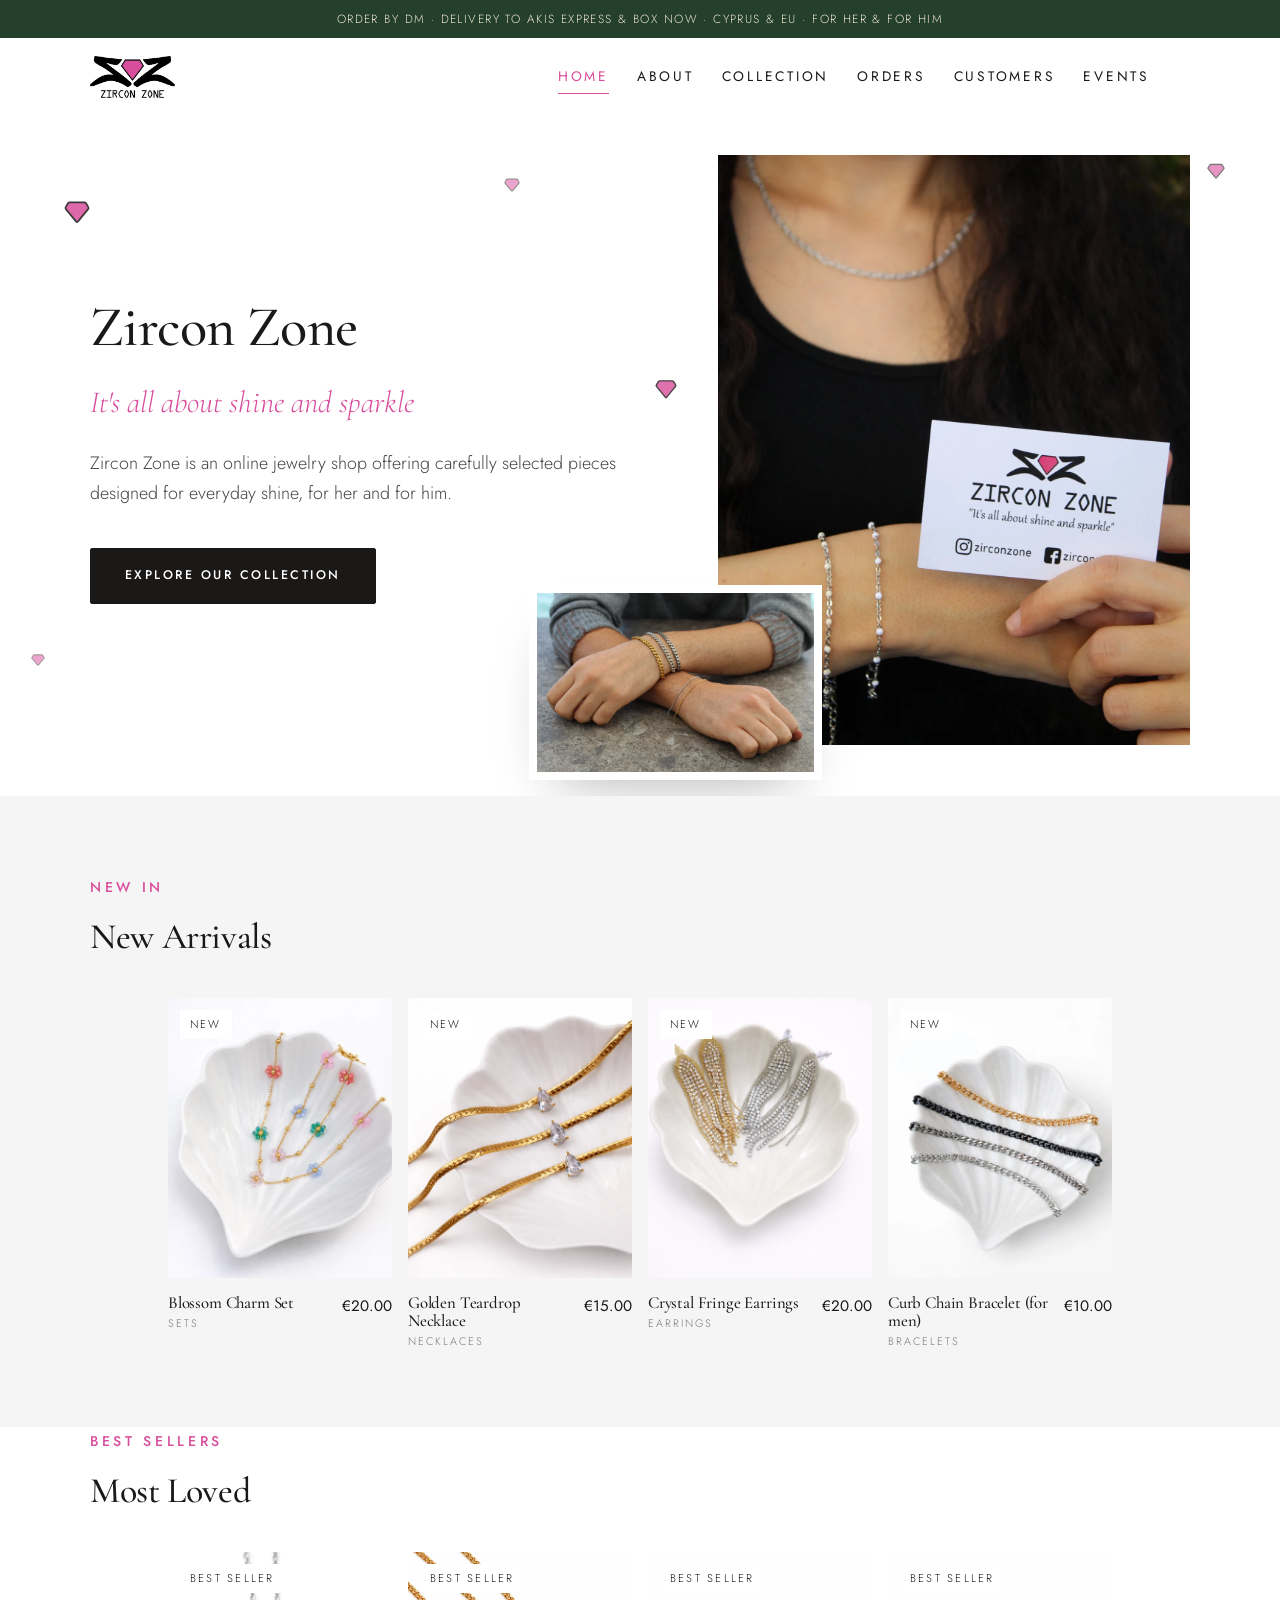
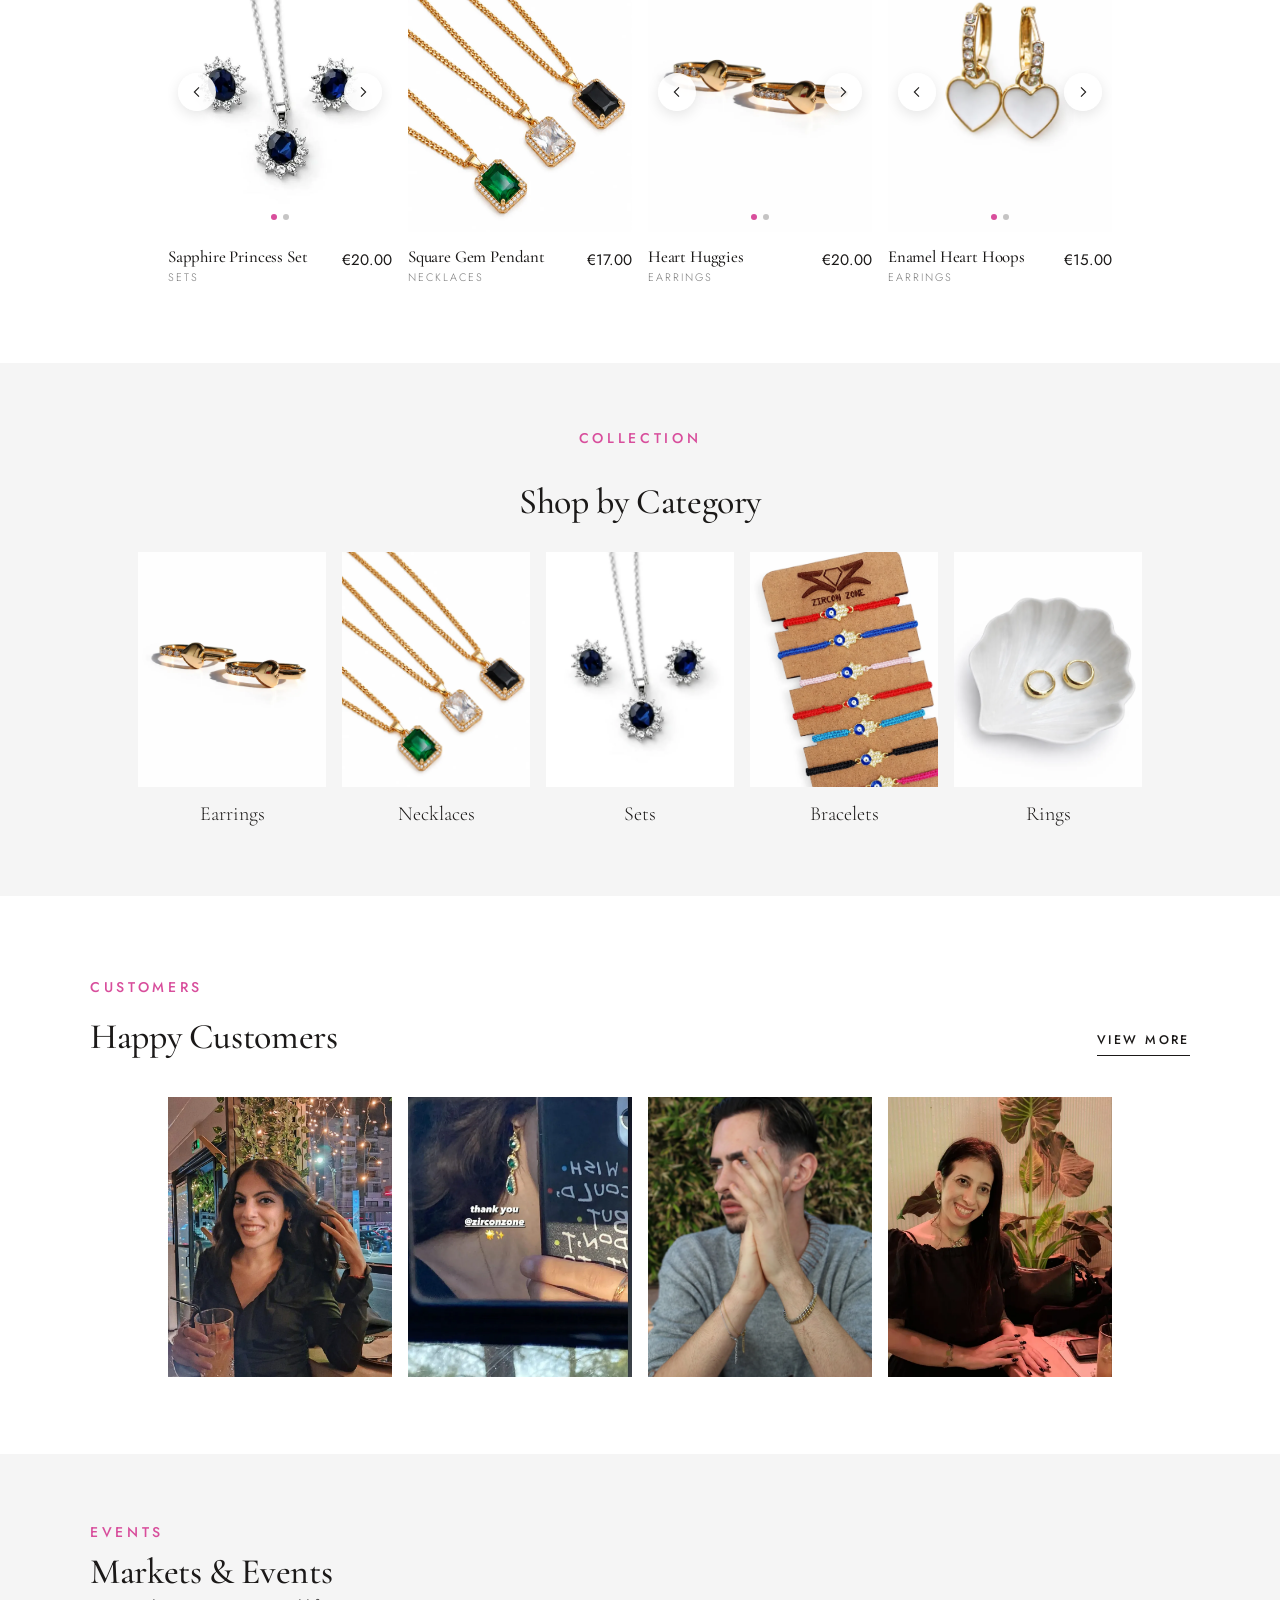
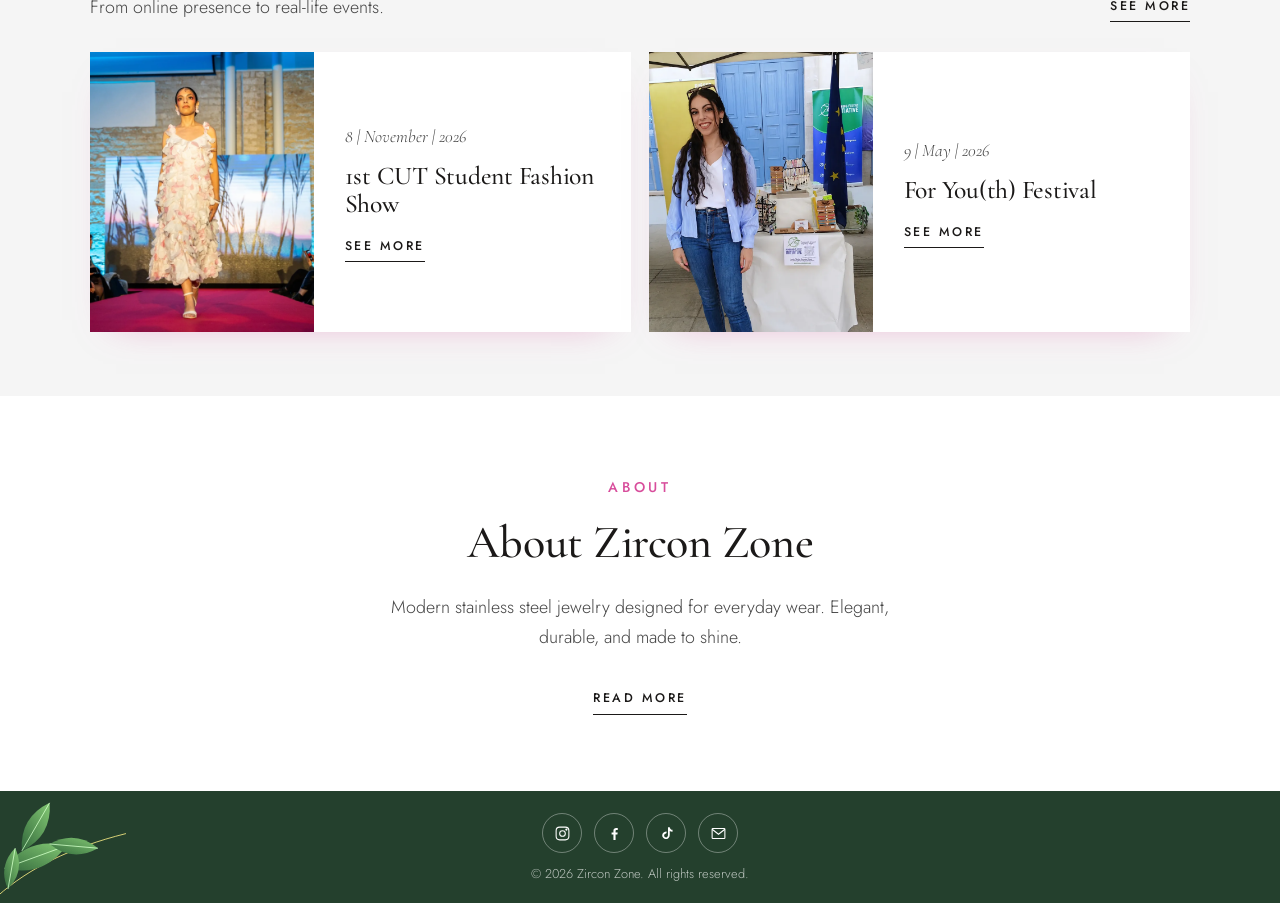
<file: index.html>
<!DOCTYPE html>
<html lang="en">
<head>
  <meta charset="UTF-8">
  <meta name="viewport" content="width=device-width, initial-scale=1.0">
  <title>Home | Zircon Zone</title>
  <meta name="description" content="Zircon Zone is an online jewelry shop offering carefully selected stainless steel pieces designed for everyday shine.">
  <meta name="theme-color" content="#ffffff">
  <link rel="canonical" href="https://christianaandreou.github.io/zirconzone/">
  <meta name="robots" content="index, follow, max-image-preview:large">
  <meta name="twitter:card" content="summary_large_image">
  <meta name="twitter:title" content="Home | Zircon Zone">
  <meta name="twitter:description" content="Zircon Zone is an online jewelry shop offering carefully selected stainless steel pieces designed for everyday shine.">
  <meta name="twitter:image" content="https://christianaandreou.github.io/zirconzone/images/web/N4.webp">
  <meta property="og:type" content="website">
  <meta property="og:site_name" content="Zircon Zone">
  <meta property="og:title" content="Zircon Zone — Stainless Steel Jewelry">
  <meta property="og:description" content="Zircon Zone is an online jewelry shop offering carefully selected stainless steel pieces designed for everyday shine.">
  <meta property="og:image" content="https://christianaandreou.github.io/zirconzone/images/web/N4.webp">
  <link rel="icon" href="images/faviconzz.ico" type="image/x-icon">

  <link rel="preconnect" href="https://fonts.googleapis.com">
  <link rel="preconnect" href="https://fonts.gstatic.com" crossorigin>
  <link href="https://fonts.googleapis.com/css2?family=Cormorant+Garamond:ital,wght@0,400;0,500;0,600;1,400;1,500&family=Jost:wght@300;400;500&display=swap" rel="stylesheet">
  <link rel="stylesheet" href="assets/css/style.css?v=1306">

  <!-- Google tag (gtag.js) -->
  <script async src="https://www.googletagmanager.com/gtag/js?id=G-80L94WF2SH"></script>
  <script>
    window.dataLayer = window.dataLayer || [];
    function gtag(){dataLayer.push(arguments);}
    gtag('js', new Date());
    gtag('config', 'G-80L94WF2SH');
  </script>
</head>
<body class="home">

  <div class="ship-bar">Order by DM · Delivery to Akis Express &amp; BOX NOW · Cyprus &amp; EU · For her &amp; for him</div>
  <header class="site-header">
    <div class="container header-inner">
      <a href="index.html" class="logo" aria-label="Zircon Zone home"><img src="images/web/logo.png" alt="Zircon Zone" width="600" height="298"></a>
      <nav class="nav" aria-label="Main">
        <a href="index.html">Home</a>
        <a href="about.html">About</a>
        <a href="collection.html">Collection</a>
        <a href="orders.html">Orders</a>
        <a href="customers.html">Customers</a>
        <a href="events.html">Events</a>
      </nav>
      <div class="header-right">
        <button class="menu-toggle" aria-label="Menu" aria-expanded="false"><span></span><span></span></button>
      </div>
    </div>
  </header>

  <div class="mobile-menu">
    <a href="index.html">Home</a>
    <a href="about.html">About</a>
    <a href="collection.html">Collection</a>
    <a href="orders.html">Orders</a>
    <a href="customers.html">Customers</a>
    <a href="events.html">Events</a>
  </div>

  <main>
    <section class="hero-wrap">
    <div class="dias" aria-hidden="true"><span class="dia d0" style="left:6%;top:14%;width:26px;opacity:0.85"><svg viewBox="-23 -21 46 42"><path d="M-13,-17 H13 Q15,-17 16,-15.5 L20,-8.5 Q21,-7 20,-5.5 L1.5,17 Q0,18.5 -1.5,17 L-20,-5.5 Q-21,-7 -20,-8.5 L-16,-15.5 Q-15,-17 -13,-17Z" fill="#d84e9c" stroke="#1b1918" stroke-width="3" stroke-linejoin="round"/></svg></span><span class="dia d1" style="left:40%;top:10%;width:16px;opacity:0.5"><svg viewBox="-23 -21 46 42"><path d="M-13,-17 H13 Q15,-17 16,-15.5 L20,-8.5 Q21,-7 20,-5.5 L1.5,17 Q0,18.5 -1.5,17 L-20,-5.5 Q-21,-7 -20,-8.5 L-16,-15.5 Q-15,-17 -13,-17Z" fill="#d84e9c" stroke="#1b1918" stroke-width="3" stroke-linejoin="round"/></svg></span><span class="dia d2" style="left:52%;top:40%;width:22px;opacity:0.8"><svg viewBox="-23 -21 46 42"><path d="M-13,-17 H13 Q15,-17 16,-15.5 L20,-8.5 Q21,-7 20,-5.5 L1.5,17 Q0,18.5 -1.5,17 L-20,-5.5 Q-21,-7 -20,-8.5 L-16,-15.5 Q-15,-17 -13,-17Z" fill="#d84e9c" stroke="#1b1918" stroke-width="3" stroke-linejoin="round"/></svg></span><span class="dia d3" style="left:3%;top:80%;width:14px;opacity:0.5"><svg viewBox="-23 -21 46 42"><path d="M-13,-17 H13 Q15,-17 16,-15.5 L20,-8.5 Q21,-7 20,-5.5 L1.5,17 Q0,18.5 -1.5,17 L-20,-5.5 Q-21,-7 -20,-8.5 L-16,-15.5 Q-15,-17 -13,-17Z" fill="#d84e9c" stroke="#1b1918" stroke-width="3" stroke-linejoin="round"/></svg></span><span class="dia d4" style="left:95%;top:8%;width:18px;opacity:0.6"><svg viewBox="-23 -21 46 42"><path d="M-13,-17 H13 Q15,-17 16,-15.5 L20,-8.5 Q21,-7 20,-5.5 L1.5,17 Q0,18.5 -1.5,17 L-20,-5.5 Q-21,-7 -20,-8.5 L-16,-15.5 Q-15,-17 -13,-17Z" fill="#d84e9c" stroke="#1b1918" stroke-width="3" stroke-linejoin="round"/></svg></span></div>
    <div class="container hero">
      <div class="hero-copy reveal">
        <h1>Zircon Zone</h1>
        <p class="tagline"><em>It's all about shine and sparkle</em></p>
        <p class="lead">Zircon Zone is an online jewelry shop offering carefully selected pieces designed for everyday shine, for her and for him.</p>
        <div class="hero-actions">
          <a href="collection.html" class="btn">Explore our Collection</a>
        </div>
      </div>
      <div class="hero-media reveal">
        <img class="main" src="images/web/HERO-HER.webp?v=4" alt="Woman wearing a Zircon Zone silver necklace and bracelets, holding a Zircon Zone card" width="1280" height="1600" fetchpriority="high">
        <img class="float" src="images/web/HERO-HIM.webp?v=2" alt="Men's gold and silver curb chain bracelets" width="1500" height="1000">
      </div>
    </div>
    </section>

    <section class="section section--paper" id="new">
      <div class="container">
        <div class="section-head reveal">
          <div><span class="eyebrow">New In</span><h2>New Arrivals</h2></div>
        </div>
        <div class="product-grid" data-badge="New"></div>
      </div>
    </section>

    <section class="section section--paper">
      <div class="container">
        <div class="section-head reveal">
          <div><span class="eyebrow">Best Sellers</span><h2>Most Loved</h2></div>
        </div>
        <div class="product-grid" data-badge="Best seller"></div>
      </div>
    </section>

    <section class="section section--pink">
      <div class="container">
        <div class="section-head section-head--center reveal">
          <span class="eyebrow">Collection</span><h2>Shop by Category</h2>
        </div>
        <div class="cat-grid">
        <a href="collection.html?c=Earrings" class="cat-tile">
          <div class="cat-media"><img src="images/web/E47.webp" alt="Earrings" loading="lazy"></div>
          <span>Earrings</span>
        </a>
        <a href="collection.html?c=Necklaces" class="cat-tile">
          <div class="cat-media"><img src="images/web/NECK1.webp" alt="Necklaces" loading="lazy"></div>
          <span>Necklaces</span>
        </a>
        <a href="collection.html?c=Sets" class="cat-tile">
          <div class="cat-media"><img src="images/web/S16.webp" alt="Sets" loading="lazy"></div>
          <span>Sets</span>
        </a>
        <a href="collection.html?c=Bracelets" class="cat-tile">
          <div class="cat-media"><img src="images/web/B7.webp" alt="Bracelets" loading="lazy"></div>
          <span>Bracelets</span>
        </a>
        <a href="collection.html?c=Rings" class="cat-tile">
          <div class="cat-media"><img src="images/web/R3.webp" alt="Rings" loading="lazy"></div>
          <span>Rings</span>
        </a>
        </div>
      </div>
    </section>

    <section class="section section--paper">
      <div class="container">
        <div class="section-head reveal">
          <div><span class="eyebrow">Customers</span><h2>Happy Customers</h2></div>
          <a href="customers.html" class="link-arrow">View More</a>
        </div>
        <div class="ugc-grid">
          <a href="customers.html#customer4" class="ugc reveal"><img src="images/web/customer7.webp" alt="Customer wearing Zircon Zone jewelry — a little shine for every night out" loading="lazy"></a>
          <a href="customers.html#customer2" class="ugc reveal"><img src="images/web/customer2.webp" alt="Customer wearing Zircon Zone earrings — simple and elegant" loading="lazy"></a>
          <a href="customers.html#customer10" class="ugc reveal"><img src="images/web/customer10.webp" alt="Man wearing gold and silver Zircon Zone bracelets in front of greenery" loading="lazy"></a>
          <a href="customers.html#customer6" class="ugc reveal"><img src="images/web/customer6.webp" alt="Customer wearing Zircon Zone heart jewelry — hearts that sparkle all night" loading="lazy"></a>
        </div>
      </div>
    </section>

    <section class="section section--pink">
      <div class="container">
        <div class="section-head reveal">
          <div><span class="eyebrow">Events</span><h2>Markets &amp; Events</h2><p class="lead">From online presence to real-life events.</p></div>
          <a href="events.html" class="link-arrow">See More</a>
        </div>
        <div class="market-cards">
          <a href="events.html#fashion-show" class="market-card reveal">
            <div class="mc-img"><img src="images/web/FS1.webp" alt="Zircon Zone handmade earrings at the 1st CUT Student Fashion Show" loading="lazy"></div>
            <div class="mc-body"><span class="mc-date">8 | November | 2026</span><h3>1st CUT Student Fashion Show</h3><span class="link-arrow">See More</span></div>
          </a>
          <a href="events.html#fyf" class="market-card reveal">
            <div class="mc-img"><img src="images/web/FYF1.webp" alt="For You(th) Festival" loading="lazy"></div>
            <div class="mc-body"><span class="mc-date">9 | May | 2026</span><h3>For You(th) Festival</h3><span class="link-arrow">See More</span></div>
          </a>
        </div>
      </div>
    </section>

    <section class="section section--paper">
      <div class="container home-about">
        <div class="split-body reveal">
          <span class="eyebrow">About</span>
          <h2>About Zircon Zone</h2>
          <p class="lead">Modern stainless steel jewelry designed for everyday wear. Elegant, durable, and made to shine.</p>
          <a href="about.html" class="link-arrow">Read More</a>
        </div>
      </div>
    </section>
  </main>

  <div class="qv" id="quickview" aria-hidden="true" role="dialog" aria-modal="true" aria-labelledby="qv-title">
    <div class="qv-backdrop"></div>
    <div class="qv-panel">
      <button class="qv-close" aria-label="Close"><svg viewBox="0 0 24 24" fill="none" stroke="currentColor" stroke-width="1.5" aria-hidden="true"><path d="M5 5l14 14M19 5 5 19"/></svg></button>
      <div class="qv-gallery">
        <img class="qv-main" alt="" width="800" height="1000">
        <div class="qv-thumbs"></div>
      </div>
      <div class="qv-body">
        <span class="eyebrow qv-cat"></span>
        <h2 class="qv-title" id="qv-title"></h2>
        <p class="qv-price"></p>
        <div class="qv-actions">
          <a class="btn qv-ig" href="https://www.instagram.com/zirconzone/" target="_blank" rel="noopener"><svg viewBox="0 0 24 24" fill="none" stroke="currentColor" stroke-width="1.5" aria-hidden="true"><rect x="3" y="3" width="18" height="18" rx="5"/><circle cx="12" cy="12" r="4"/><circle cx="17.5" cy="6.5" r=".8" fill="currentColor"/></svg> Order on Instagram</a>
          <a class="btn btn--ghost" href="https://www.facebook.com/profile.php?id=100092590311027" target="_blank" rel="noopener"><svg viewBox="0 0 24 24" fill="currentColor" aria-hidden="true"><path d="M13.5 21v-7.5h2.6l.4-3h-3V8.6c0-.9.3-1.5 1.5-1.5h1.6V4.4c-.3 0-1.2-.1-2.3-.1-2.3 0-3.8 1.4-3.8 3.9v2.3H7.9v3h2.6V21h3z"/></svg> Order on Facebook</a>
        </div>
      </div>
    </div>
  </div>

  <footer class="site-footer site-footer--simple">
    <div class="socials">
      <a href="https://www.instagram.com/zirconzone" target="_blank" rel="noopener" aria-label="Instagram"><svg viewBox="0 0 24 24" fill="none" stroke="currentColor" stroke-width="1.5" aria-hidden="true"><rect x="3" y="3" width="18" height="18" rx="5"/><circle cx="12" cy="12" r="4"/><circle cx="17.5" cy="6.5" r=".8" fill="currentColor"/></svg></a>
      <a href="https://www.facebook.com/profile.php?id=100092590311027" target="_blank" rel="noopener" aria-label="Facebook"><svg viewBox="0 0 24 24" fill="currentColor" aria-hidden="true"><path d="M13.5 21v-7.5h2.6l.4-3h-3V8.6c0-.9.3-1.5 1.5-1.5h1.6V4.4c-.3 0-1.2-.1-2.3-.1-2.3 0-3.8 1.4-3.8 3.9v2.3H7.9v3h2.6V21h3z"/></svg></a>
      <a href="https://www.tiktok.com/@zircon_zone" target="_blank" rel="noopener" aria-label="TikTok"><svg viewBox="0 0 24 24" fill="currentColor" aria-hidden="true"><path d="M16.6 3c.3 2.2 1.6 3.6 3.9 3.8v2.6c-1.4.1-2.6-.3-3.9-1.1v5.3c0 6.4-7 8.4-9.8 3.8-1.8-3-.7-8.2 5.3-8.4v2.8c-.5.1-1 .2-1.4.4-1.4.5-2.2 1.4-2 3 .4 3 5.9 3.9 5.4-2V3h2.5z"/></svg></a>
      <a href="mailto:zirconzonejewelry@gmail.com" aria-label="Email"><svg viewBox="0 0 24 24" fill="none" stroke="currentColor" stroke-width="1.5" aria-hidden="true"><rect x="3" y="5" width="18" height="14" rx="1"/><path d="m3 6 9 7 9-7"/></svg></a>
    </div>
    <p>© 2026 Zircon Zone. All rights reserved.</p>
  </footer>
  <script src="assets/js/main.js?v=86"></script>

  <script src="assets/js/products.js?v=91"></script>
  <script>
    document.querySelectorAll(".product-grid[data-badge]").forEach((grid) => {
      grid.innerHTML = PRODUCTS.filter((p) => p.badge === grid.dataset.badge).slice(0, 4).map(productCard).join("");
      observeReveal(grid);
    });
    setupQuickView();
  </script>
</body>
</html>
</file>
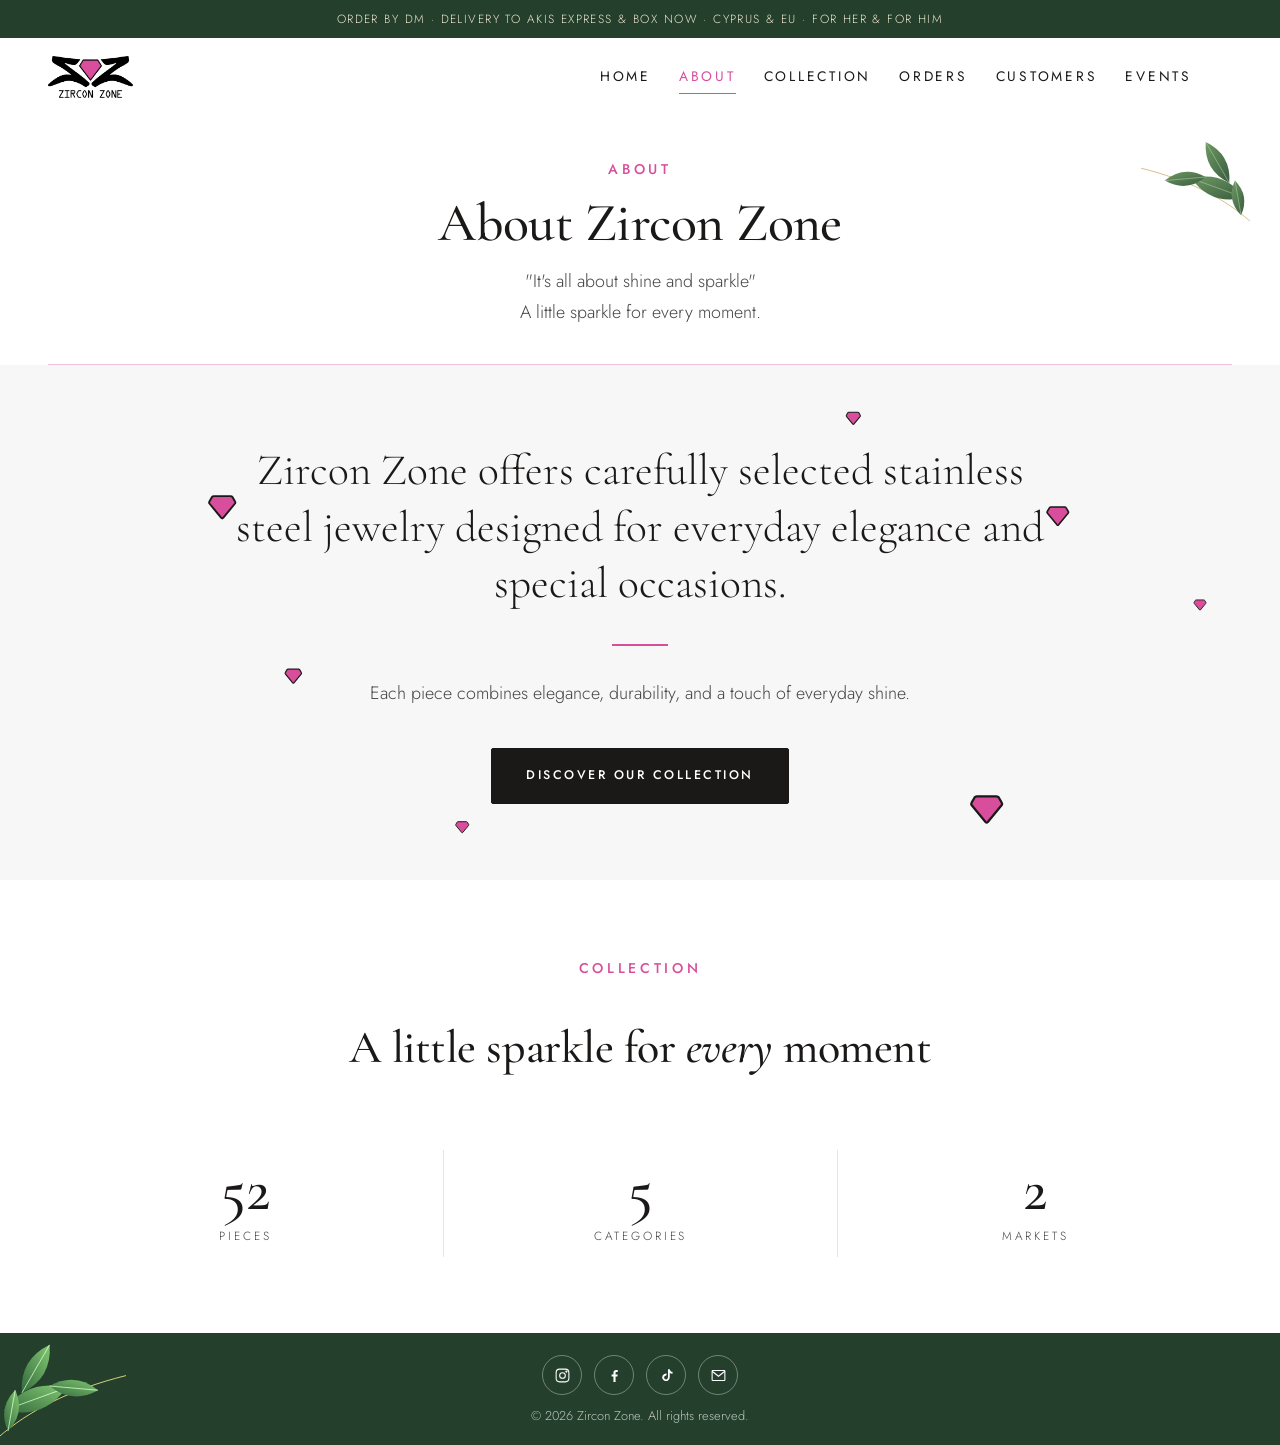
<file: about.html>
<!DOCTYPE html>
<html lang="en">
<head>
  <meta charset="UTF-8">
  <meta name="viewport" content="width=device-width, initial-scale=1.0">
  <title>About | Zircon Zone</title>
  <meta name="description" content="About Zircon Zone — carefully selected stainless steel jewelry designed for everyday elegance and special occasions.">
  <meta name="theme-color" content="#ffffff">
  <link rel="canonical" href="https://christianaandreou.github.io/zirconzone/about.html">
  <meta name="robots" content="index, follow, max-image-preview:large">
  <meta name="twitter:card" content="summary_large_image">
  <meta name="twitter:title" content="About | Zircon Zone">
  <meta name="twitter:description" content="About Zircon Zone — carefully selected stainless steel jewelry designed for everyday elegance and special occasions.">
  <meta name="twitter:image" content="https://christianaandreou.github.io/zirconzone/images/web/S16.webp">
  <meta property="og:type" content="website">
  <meta property="og:site_name" content="Zircon Zone">
  <meta property="og:title" content="About | Zircon Zone">
  <meta property="og:description" content="About Zircon Zone — carefully selected stainless steel jewelry designed for everyday elegance and special occasions.">
  <meta property="og:image" content="https://christianaandreou.github.io/zirconzone/images/web/S16.webp">
  <link rel="icon" href="images/faviconzz.ico" type="image/x-icon">

  <link rel="preconnect" href="https://fonts.googleapis.com">
  <link rel="preconnect" href="https://fonts.gstatic.com" crossorigin>
  <link href="https://fonts.googleapis.com/css2?family=Cormorant+Garamond:ital,wght@0,400;0,500;0,600;1,400;1,500&family=Jost:wght@300;400;500&display=swap" rel="stylesheet">
  <link rel="stylesheet" href="assets/css/style.css?v=1306">

  <!-- Google tag (gtag.js) -->
  <script async src="https://www.googletagmanager.com/gtag/js?id=G-80L94WF2SH"></script>
  <script>
    window.dataLayer = window.dataLayer || [];
    function gtag(){dataLayer.push(arguments);}
    gtag('js', new Date());
    gtag('config', 'G-80L94WF2SH');
  </script>
</head>
<body>

  <div class="ship-bar">Order by DM · Delivery to Akis Express &amp; BOX NOW · Cyprus &amp; EU · For her &amp; for him</div>
  <header class="site-header">
    <div class="container header-inner">
      <a href="index.html" class="logo" aria-label="Zircon Zone home"><img src="images/web/logo.png" alt="Zircon Zone" width="600" height="298"></a>
      <nav class="nav" aria-label="Main">
        <a href="index.html">Home</a>
        <a href="about.html">About</a>
        <a href="collection.html">Collection</a>
        <a href="orders.html">Orders</a>
        <a href="customers.html">Customers</a>
        <a href="events.html">Events</a>
      </nav>
      <div class="header-right">
        <button class="menu-toggle" aria-label="Menu" aria-expanded="false"><span></span><span></span></button>
      </div>
    </div>
  </header>

  <div class="mobile-menu">
    <a href="index.html">Home</a>
    <a href="about.html">About</a>
    <a href="collection.html">Collection</a>
    <a href="orders.html">Orders</a>
    <a href="customers.html">Customers</a>
    <a href="events.html">Events</a>
  </div>

  <main>
    <section class="page-hero-wrap">
    
    <svg class="hero-fill" viewBox="0 0 1440 320" preserveAspectRatio="none" aria-hidden="true"><path d="M-20,-6 L1460,-6 L1460,110 C1220,170 1040,90 760,190 C460,300 240,120 -20,210 Z" fill="#d84e9c"/></svg>
    <span class="hero-rule" aria-hidden="true"></span>
    
    <div class="page-hero container">
      <span class="eyebrow">About</span>
      <h1>About Zircon Zone</h1>
      <p class="lead">"It's all about shine and sparkle" <br>A little sparkle for every moment.</p>
    </div>
    </section>

    <section class="about-brush">
      <svg class="jewel" viewBox="0 0 1440 760" preserveAspectRatio="xMidYMid slice" aria-hidden="true">
        <!-- λάμψεις -->
        <g fill="#d84e9c">
          <path class="spark k1" transform="translate(250 250) scale(0.72)" d="M-13,-17 H13 Q15,-17 16,-15.5 L20,-8.5 Q21,-7 20,-5.5 L1.5,17 Q0,18.5 -1.5,17 L-20,-5.5 Q-21,-7 -20,-8.5 L-16,-15.5 Q-15,-17 -13,-17Z" stroke="#1b1918" stroke-width="3" stroke-linejoin="round"/><path class="spark k2" transform="translate(1190 260) scale(0.59)" d="M-13,-17 H13 Q15,-17 16,-15.5 L20,-8.5 Q21,-7 20,-5.5 L1.5,17 Q0,18.5 -1.5,17 L-20,-5.5 Q-21,-7 -20,-8.5 L-16,-15.5 Q-15,-17 -13,-17Z" stroke="#1b1918" stroke-width="3" stroke-linejoin="round"/><path class="spark k3" transform="translate(1110 590) scale(0.85)" d="M-13,-17 H13 Q15,-17 16,-15.5 L20,-8.5 Q21,-7 20,-5.5 L1.5,17 Q0,18.5 -1.5,17 L-20,-5.5 Q-21,-7 -20,-8.5 L-16,-15.5 Q-15,-17 -13,-17Z" stroke="#1b1918" stroke-width="3" stroke-linejoin="round"/><path class="spark k4" transform="translate(330 440) scale(0.45)" d="M-13,-17 H13 Q15,-17 16,-15.5 L20,-8.5 Q21,-7 20,-5.5 L1.5,17 Q0,18.5 -1.5,17 L-20,-5.5 Q-21,-7 -20,-8.5 L-16,-15.5 Q-15,-17 -13,-17Z" stroke="#1b1918" stroke-width="3" stroke-linejoin="round"/><path class="spark k5" transform="translate(960 150) scale(0.39)" d="M-13,-17 H13 Q15,-17 16,-15.5 L20,-8.5 Q21,-7 20,-5.5 L1.5,17 Q0,18.5 -1.5,17 L-20,-5.5 Q-21,-7 -20,-8.5 L-16,-15.5 Q-15,-17 -13,-17Z" stroke="#1b1918" stroke-width="3" stroke-linejoin="round"/><path class="spark k2" transform="translate(520 610) scale(0.36)" d="M-13,-17 H13 Q15,-17 16,-15.5 L20,-8.5 Q21,-7 20,-5.5 L1.5,17 Q0,18.5 -1.5,17 L-20,-5.5 Q-21,-7 -20,-8.5 L-16,-15.5 Q-15,-17 -13,-17Z" stroke="#1b1918" stroke-width="3" stroke-linejoin="round"/><path class="spark k4" transform="translate(1350 360) scale(0.33)" d="M-13,-17 H13 Q15,-17 16,-15.5 L20,-8.5 Q21,-7 20,-5.5 L1.5,17 Q0,18.5 -1.5,17 L-20,-5.5 Q-21,-7 -20,-8.5 L-16,-15.5 Q-15,-17 -13,-17Z" stroke="#1b1918" stroke-width="3" stroke-linejoin="round"/>
        </g>
      </svg>
      <div class="container about-text reveal">
        <p class="story-lead">Zircon Zone offers carefully selected stainless steel jewelry designed for everyday elegance and special occasions.</p>
        <span class="story-rule" aria-hidden="true"></span>
        <p class="lead">Each piece combines elegance, durability, and a touch of everyday shine.</p>
        <a href="collection.html" class="btn">Discover our Collection</a>
      </div>
    </section>


    <section class="section section--paper">
      <div class="container">
        <div class="section-head section-head--center reveal">
          <span class="eyebrow">Collection</span><h2>A little sparkle for <em>every</em> moment</h2>
        </div>
        <div class="stats reveal">
          <div><strong data-count="pieces">50+</strong><span>Pieces</span></div>
          <div><strong data-count="categories">5</strong><span>Categories</span></div>
          <div><strong>2</strong><span>Markets</span></div>
        </div>
      </div>
    </section>
  </main>

  <footer class="site-footer site-footer--simple">
    <div class="socials">
      <a href="https://www.instagram.com/zirconzone" target="_blank" rel="noopener" aria-label="Instagram"><svg viewBox="0 0 24 24" fill="none" stroke="currentColor" stroke-width="1.5" aria-hidden="true"><rect x="3" y="3" width="18" height="18" rx="5"/><circle cx="12" cy="12" r="4"/><circle cx="17.5" cy="6.5" r=".8" fill="currentColor"/></svg></a>
      <a href="https://www.facebook.com/profile.php?id=100092590311027" target="_blank" rel="noopener" aria-label="Facebook"><svg viewBox="0 0 24 24" fill="currentColor" aria-hidden="true"><path d="M13.5 21v-7.5h2.6l.4-3h-3V8.6c0-.9.3-1.5 1.5-1.5h1.6V4.4c-.3 0-1.2-.1-2.3-.1-2.3 0-3.8 1.4-3.8 3.9v2.3H7.9v3h2.6V21h3z"/></svg></a>
      <a href="https://www.tiktok.com/@zircon_zone" target="_blank" rel="noopener" aria-label="TikTok"><svg viewBox="0 0 24 24" fill="currentColor" aria-hidden="true"><path d="M16.6 3c.3 2.2 1.6 3.6 3.9 3.8v2.6c-1.4.1-2.6-.3-3.9-1.1v5.3c0 6.4-7 8.4-9.8 3.8-1.8-3-.7-8.2 5.3-8.4v2.8c-.5.1-1 .2-1.4.4-1.4.5-2.2 1.4-2 3 .4 3 5.9 3.9 5.4-2V3h2.5z"/></svg></a>
      <a href="mailto:zirconzonejewelry@gmail.com" aria-label="Email"><svg viewBox="0 0 24 24" fill="none" stroke="currentColor" stroke-width="1.5" aria-hidden="true"><rect x="3" y="5" width="18" height="14" rx="1"/><path d="m3 6 9 7 9-7"/></svg></a>
    </div>
    <p>© 2026 Zircon Zone. All rights reserved.</p>
  </footer>
  <script src="assets/js/main.js?v=86"></script>

  <script src="assets/js/products.js?v=91"></script>
  <script>
    const n = document.querySelector('[data-count="pieces"]'); if (n) n.textContent = PRODUCTS.length;
    const c = document.querySelector('[data-count="categories"]'); if (c) c.textContent = new Set(PRODUCTS.map((p) => p.category)).size;
  </script>
</body>
</html>
</file>
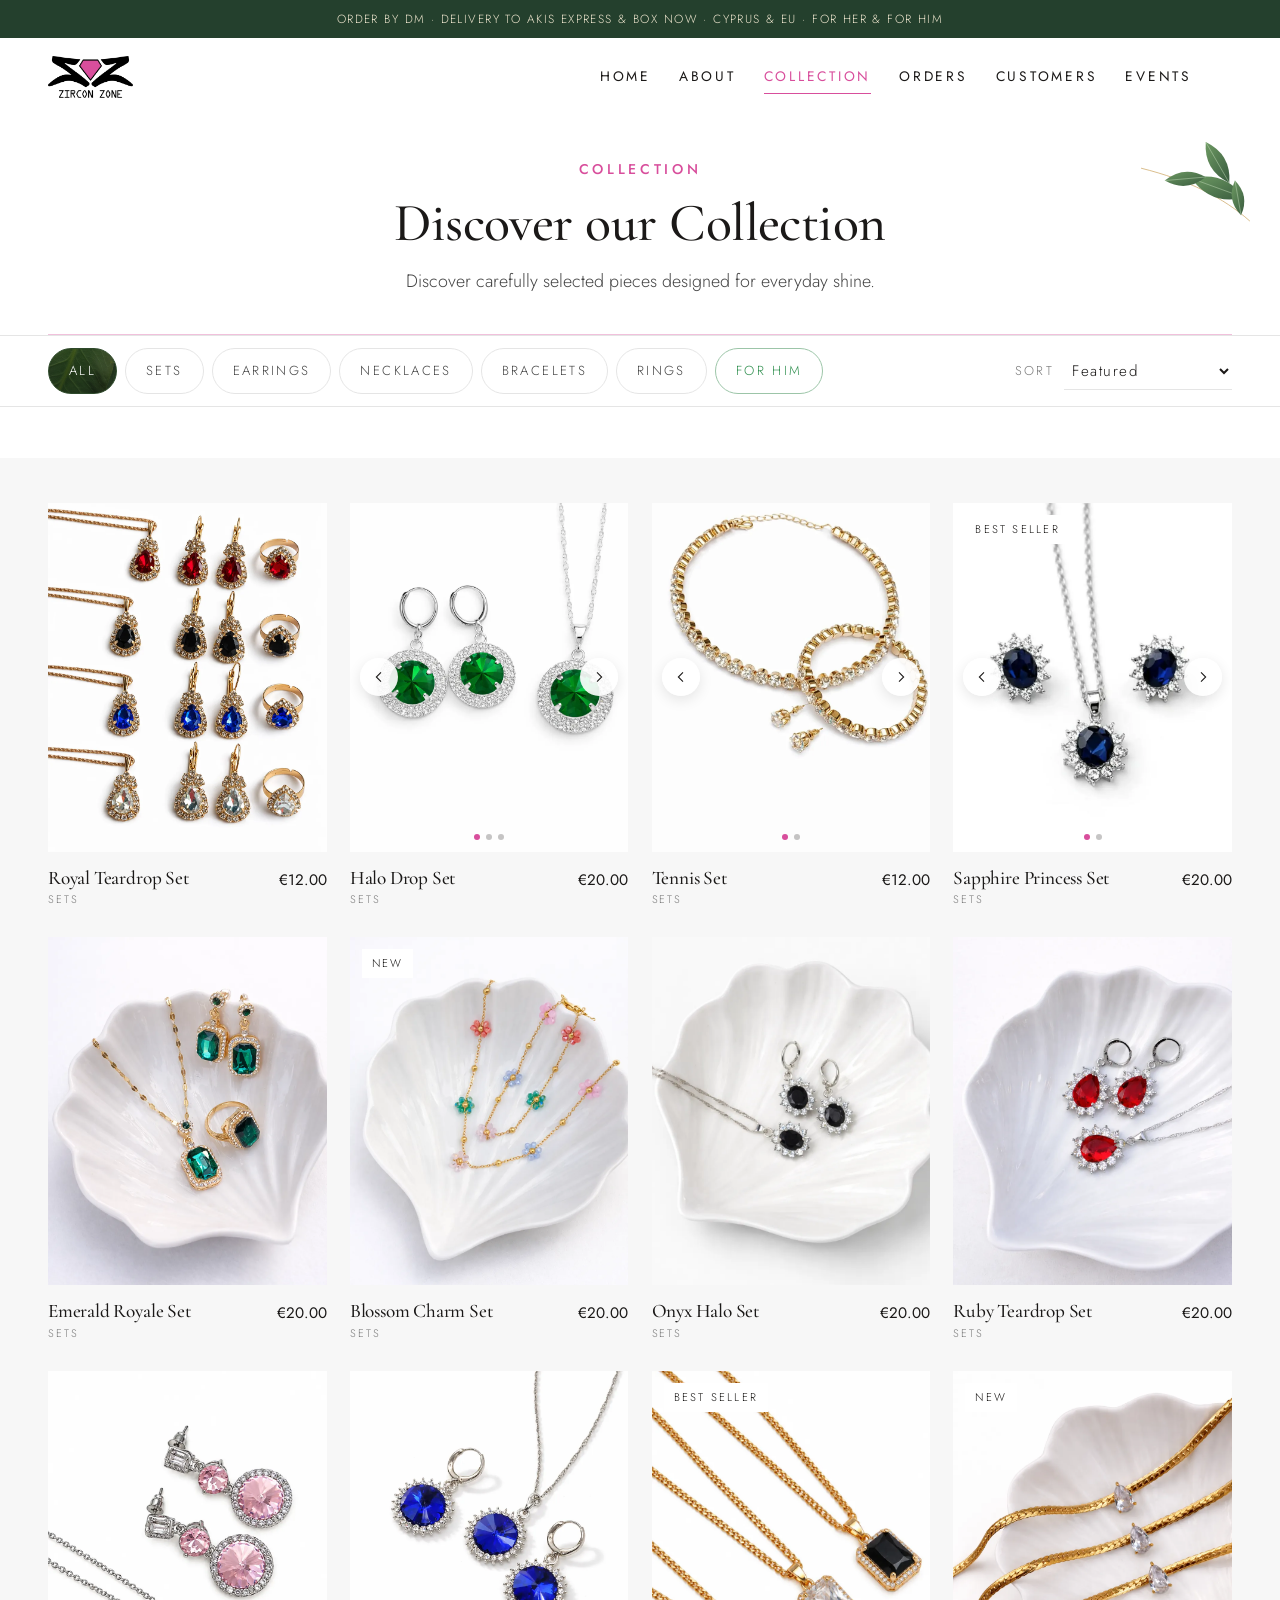
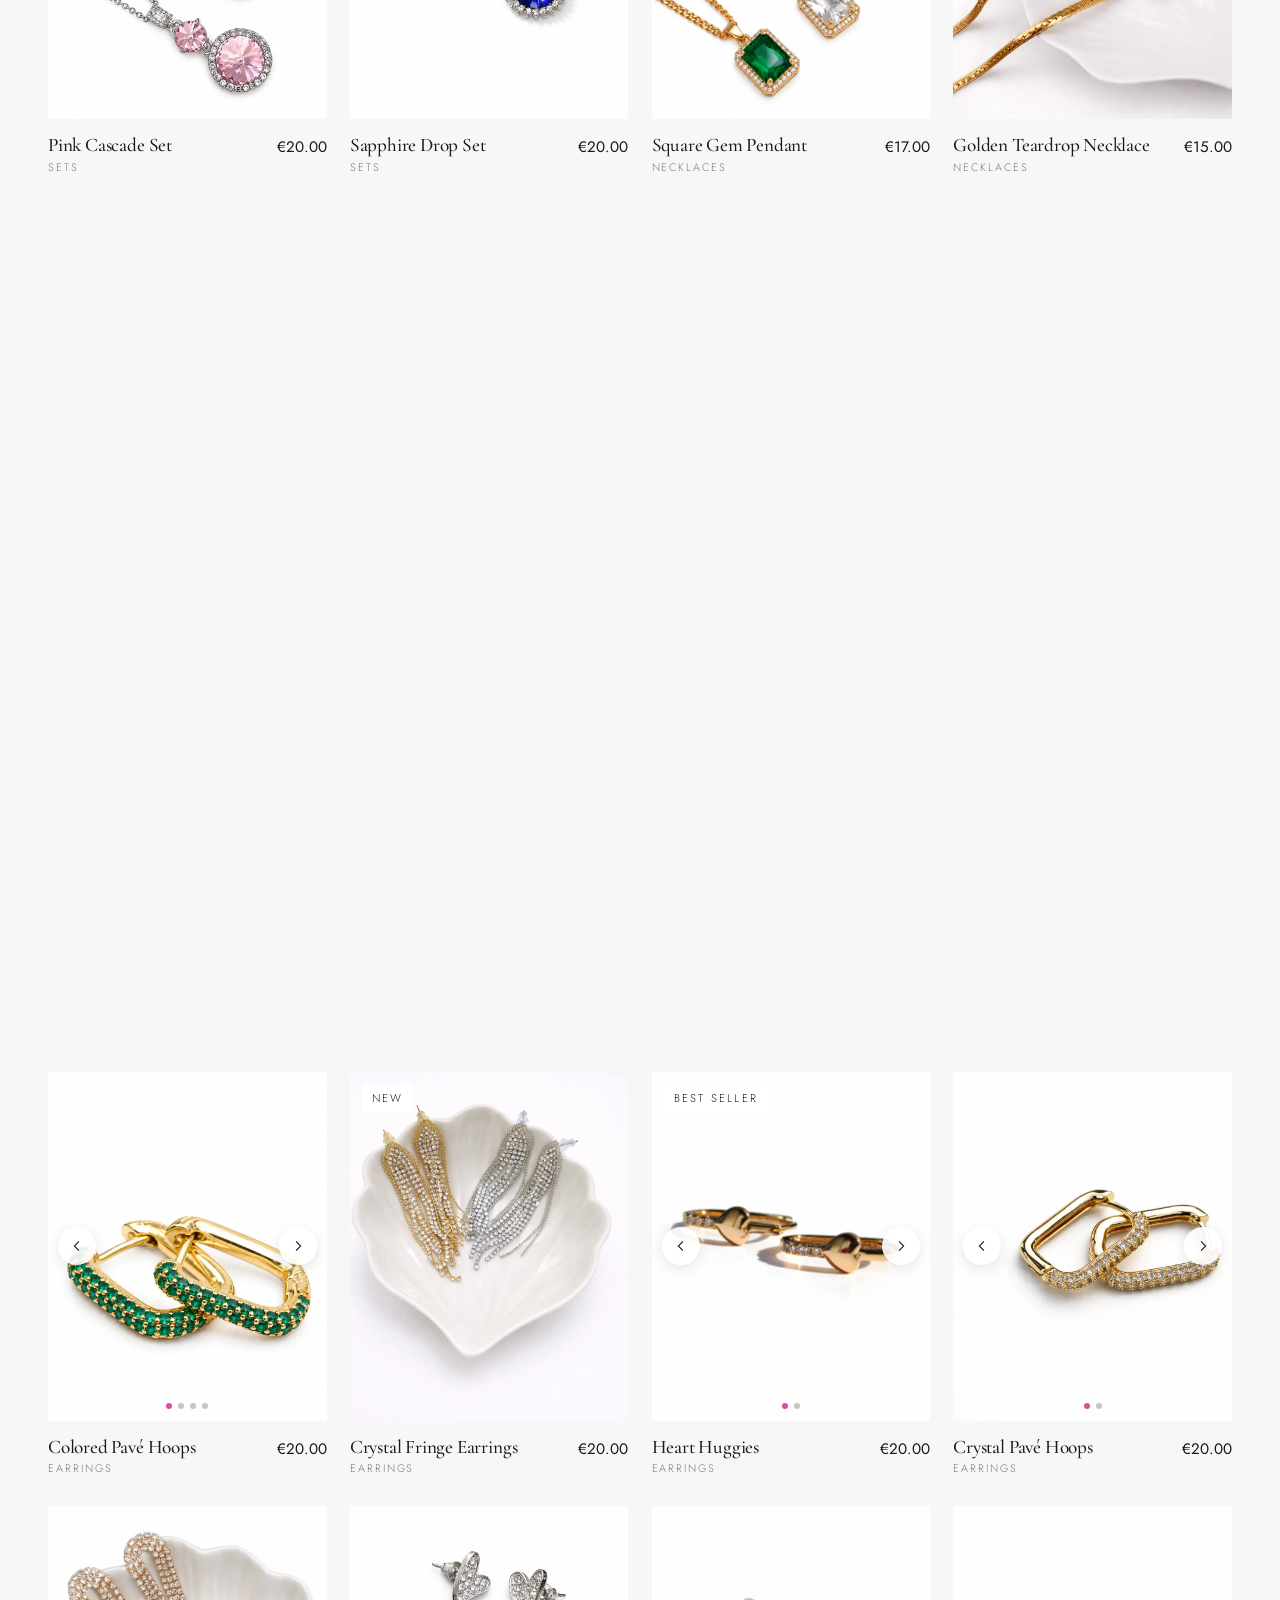
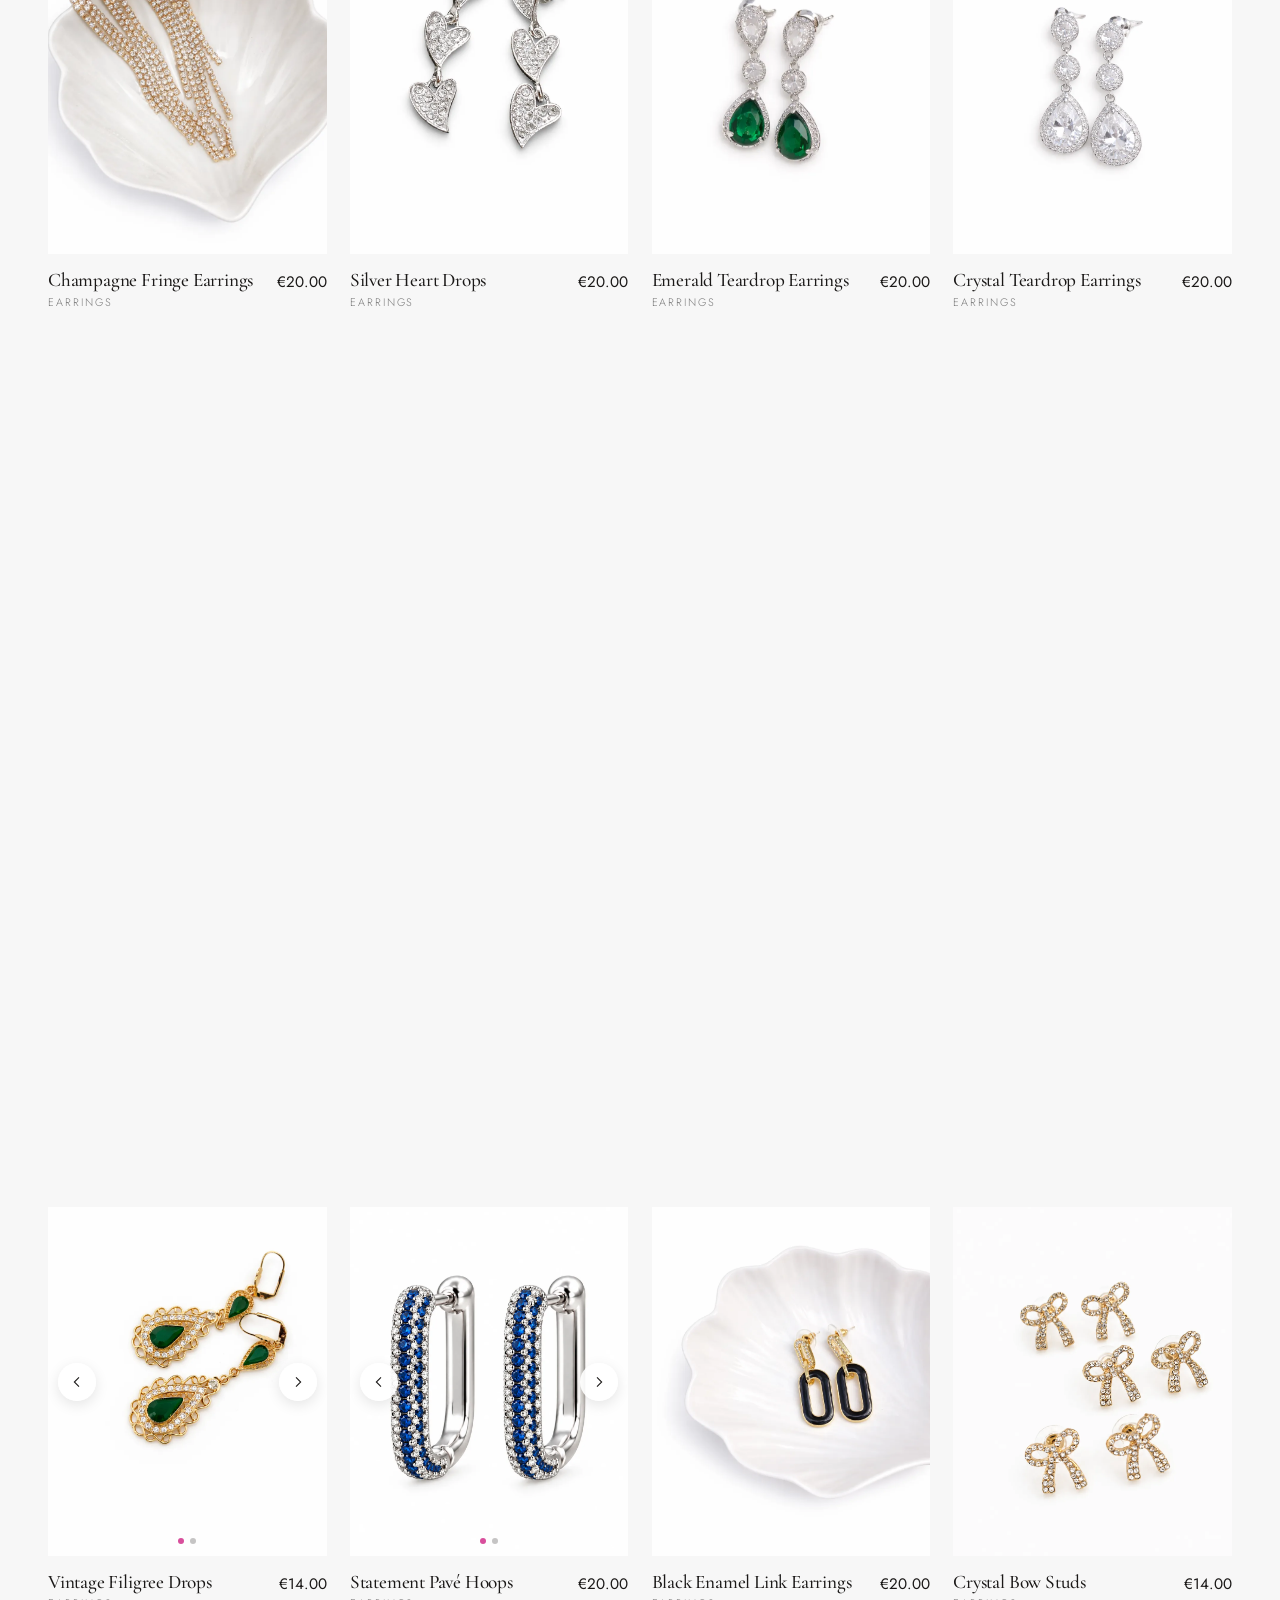
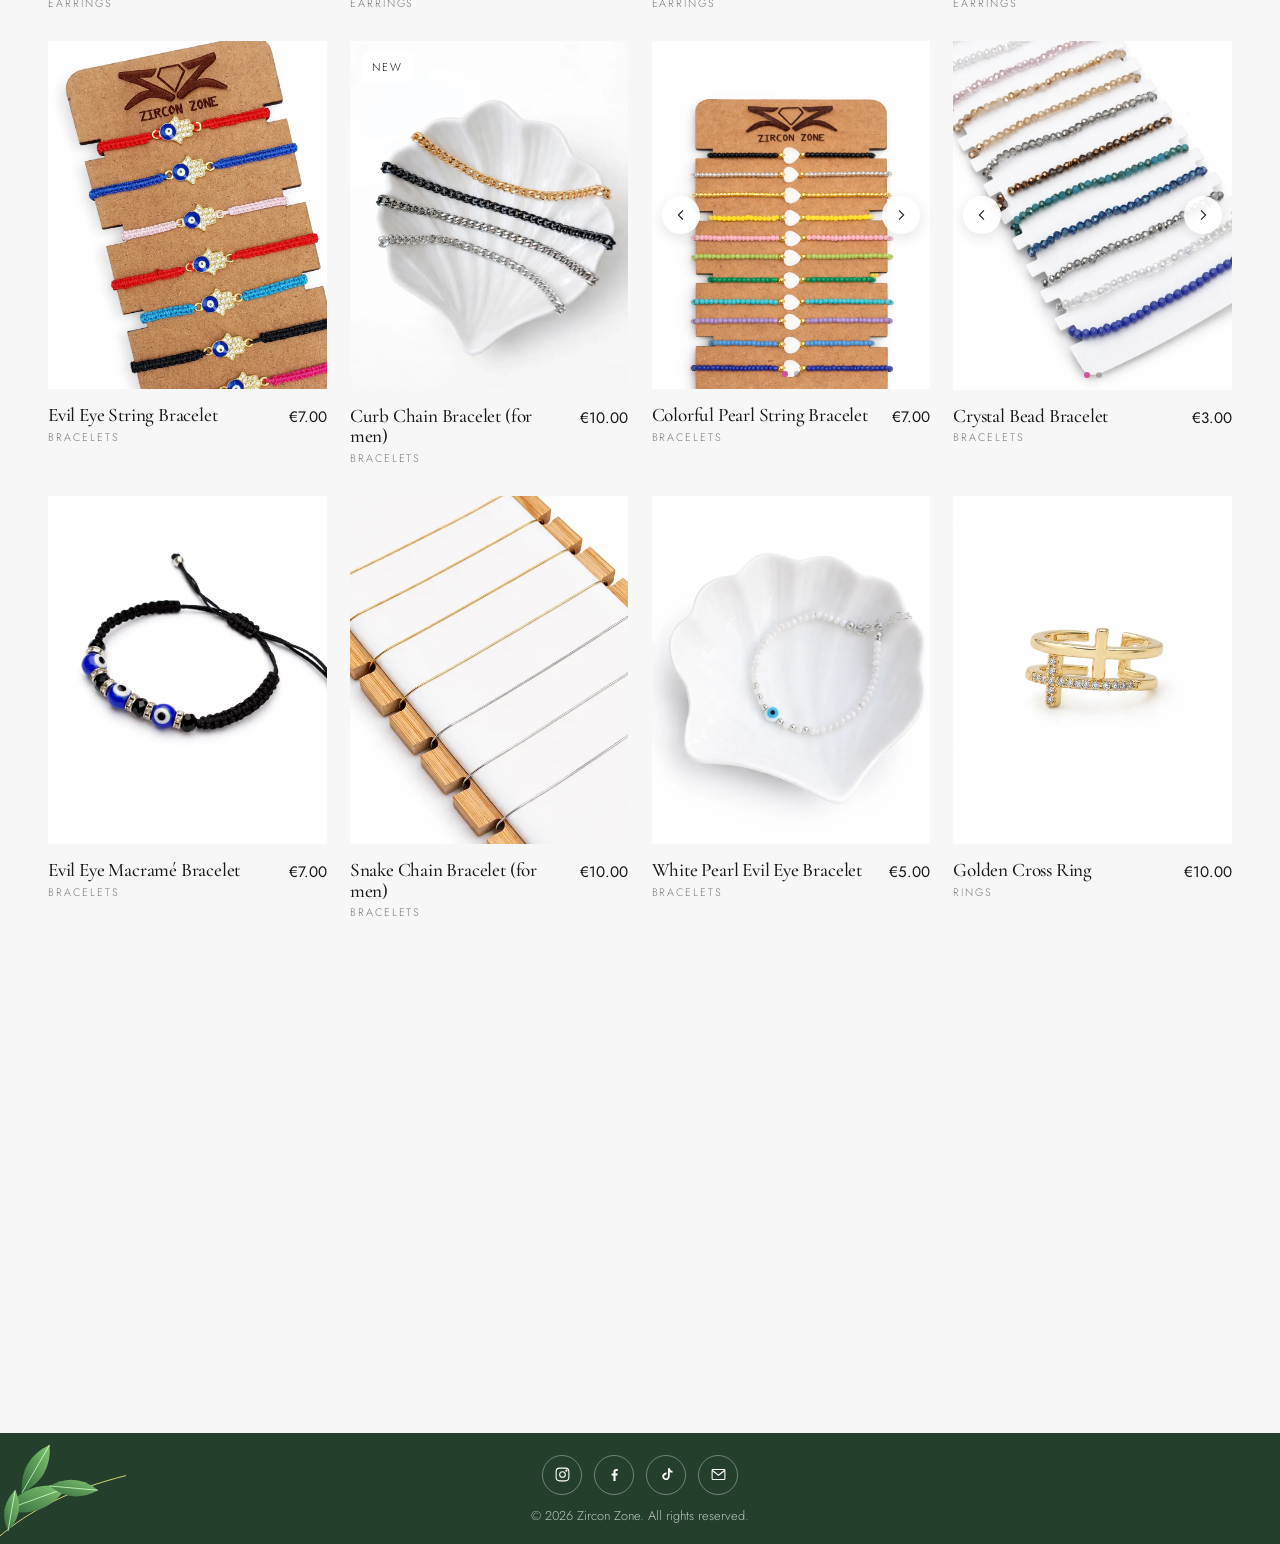
<file: collection.html>
<!DOCTYPE html>
<html lang="en">
<head>
  <meta charset="UTF-8">
  <meta name="viewport" content="width=device-width, initial-scale=1.0">
  <title>Collection | Zircon Zone</title>
  <meta name="description" content="Discover the Zircon Zone collection: stainless steel sets, earrings, necklaces, bracelets and rings.">
  <meta name="theme-color" content="#ffffff">
  <link rel="canonical" href="https://christianaandreou.github.io/zirconzone/collection.html">
  <meta name="robots" content="index, follow, max-image-preview:large">
  <meta name="twitter:card" content="summary_large_image">
  <meta name="twitter:title" content="Collection | Zircon Zone">
  <meta name="twitter:description" content="Discover the Zircon Zone collection: stainless steel sets, earrings, necklaces, bracelets and rings.">
  <meta name="twitter:image" content="https://christianaandreou.github.io/zirconzone/images/web/S16.webp">
  <meta property="og:type" content="website">
  <meta property="og:site_name" content="Zircon Zone">
  <meta property="og:title" content="Collection | Zircon Zone">
  <meta property="og:description" content="Discover the Zircon Zone collection: stainless steel sets, earrings, necklaces, bracelets and rings.">
  <meta property="og:image" content="https://christianaandreou.github.io/zirconzone/images/web/S16.webp">
  <link rel="icon" href="images/faviconzz.ico" type="image/x-icon">

  <link rel="preconnect" href="https://fonts.googleapis.com">
  <link rel="preconnect" href="https://fonts.gstatic.com" crossorigin>
  <link href="https://fonts.googleapis.com/css2?family=Cormorant+Garamond:ital,wght@0,400;0,500;0,600;1,400;1,500&family=Jost:wght@300;400;500&display=swap" rel="stylesheet">
  <link rel="stylesheet" href="assets/css/style.css?v=1306">

  <!-- Google tag (gtag.js) -->
  <script async src="https://www.googletagmanager.com/gtag/js?id=G-80L94WF2SH"></script>
  <script>
    window.dataLayer = window.dataLayer || [];
    function gtag(){dataLayer.push(arguments);}
    gtag('js', new Date());
    gtag('config', 'G-80L94WF2SH');
  </script>
</head>
<body>

  <div class="ship-bar">Order by DM · Delivery to Akis Express &amp; BOX NOW · Cyprus &amp; EU · For her &amp; for him</div>
  <header class="site-header">
    <div class="container header-inner">
      <a href="index.html" class="logo" aria-label="Zircon Zone home"><img src="images/web/logo.png" alt="Zircon Zone" width="600" height="298"></a>
      <nav class="nav" aria-label="Main">
        <a href="index.html">Home</a>
        <a href="about.html">About</a>
        <a href="collection.html">Collection</a>
        <a href="orders.html">Orders</a>
        <a href="customers.html">Customers</a>
        <a href="events.html">Events</a>
      </nav>
      <div class="header-right">
        <button class="menu-toggle" aria-label="Menu" aria-expanded="false"><span></span><span></span></button>
      </div>
    </div>
  </header>

  <div class="mobile-menu">
    <a href="index.html">Home</a>
    <a href="about.html">About</a>
    <a href="collection.html">Collection</a>
    <a href="orders.html">Orders</a>
    <a href="customers.html">Customers</a>
    <a href="events.html">Events</a>
  </div>

  <main>
    <section class="page-hero-wrap">
    
    <svg class="hero-fill" viewBox="0 0 1440 320" preserveAspectRatio="none" aria-hidden="true"><path d="M-20,-6 L1460,-6 L1460,110 C1220,170 1040,90 760,190 C460,300 240,120 -20,210 Z" fill="#d84e9c"/></svg>
    <span class="hero-rule" aria-hidden="true"></span>
    
    <div class="page-hero container">
      <span class="eyebrow">Collection</span>
      <h1>Discover our Collection</h1>
      <p class="lead">Discover carefully selected pieces designed for everyday shine.</p>
    </div>
    </section>

    <div class="toolbar">
      <div class="container toolbar-inner">
        <div class="filters" role="tablist" aria-label="Categories"></div>
        <label class="sort">Sort
          <select id="sort">
            <option value="featured">Featured</option>
            <option value="price-asc">Price: low to high</option>
            <option value="price-desc">Price: high to low</option>
            <option value="new">New in</option>
            <option value="best">Best sellers</option>
          </select>
        </label>
      </div>
    </div>

    <section class="band band--paper"><div class="container" style="padding-bottom:var(--section)">
      <div id="productGrid" class="product-grid"></div>
    </div></section>
  </main>

  <div class="qv" id="quickview" aria-hidden="true" role="dialog" aria-modal="true" aria-labelledby="qv-title">
    <div class="qv-backdrop"></div>
    <div class="qv-panel">
      <button class="qv-close" aria-label="Close"><svg viewBox="0 0 24 24" fill="none" stroke="currentColor" stroke-width="1.5" aria-hidden="true"><path d="M5 5l14 14M19 5 5 19"/></svg></button>
      <div class="qv-gallery">
        <img class="qv-main" alt="" width="800" height="1000">
        <div class="qv-thumbs"></div>
      </div>
      <div class="qv-body">
        <span class="eyebrow qv-cat"></span>
        <h2 class="qv-title" id="qv-title"></h2>
        <p class="qv-price"></p>
        <div class="qv-actions">
          <a class="btn qv-ig" href="https://www.instagram.com/zirconzone/" target="_blank" rel="noopener"><svg viewBox="0 0 24 24" fill="none" stroke="currentColor" stroke-width="1.5" aria-hidden="true"><rect x="3" y="3" width="18" height="18" rx="5"/><circle cx="12" cy="12" r="4"/><circle cx="17.5" cy="6.5" r=".8" fill="currentColor"/></svg> Order on Instagram</a>
          <a class="btn btn--ghost" href="https://www.facebook.com/profile.php?id=100092590311027" target="_blank" rel="noopener"><svg viewBox="0 0 24 24" fill="currentColor" aria-hidden="true"><path d="M13.5 21v-7.5h2.6l.4-3h-3V8.6c0-.9.3-1.5 1.5-1.5h1.6V4.4c-.3 0-1.2-.1-2.3-.1-2.3 0-3.8 1.4-3.8 3.9v2.3H7.9v3h2.6V21h3z"/></svg> Order on Facebook</a>
        </div>
      </div>
    </div>
  </div>

  <footer class="site-footer site-footer--simple">
    <div class="socials">
      <a href="https://www.instagram.com/zirconzone" target="_blank" rel="noopener" aria-label="Instagram"><svg viewBox="0 0 24 24" fill="none" stroke="currentColor" stroke-width="1.5" aria-hidden="true"><rect x="3" y="3" width="18" height="18" rx="5"/><circle cx="12" cy="12" r="4"/><circle cx="17.5" cy="6.5" r=".8" fill="currentColor"/></svg></a>
      <a href="https://www.facebook.com/profile.php?id=100092590311027" target="_blank" rel="noopener" aria-label="Facebook"><svg viewBox="0 0 24 24" fill="currentColor" aria-hidden="true"><path d="M13.5 21v-7.5h2.6l.4-3h-3V8.6c0-.9.3-1.5 1.5-1.5h1.6V4.4c-.3 0-1.2-.1-2.3-.1-2.3 0-3.8 1.4-3.8 3.9v2.3H7.9v3h2.6V21h3z"/></svg></a>
      <a href="https://www.tiktok.com/@zircon_zone" target="_blank" rel="noopener" aria-label="TikTok"><svg viewBox="0 0 24 24" fill="currentColor" aria-hidden="true"><path d="M16.6 3c.3 2.2 1.6 3.6 3.9 3.8v2.6c-1.4.1-2.6-.3-3.9-1.1v5.3c0 6.4-7 8.4-9.8 3.8-1.8-3-.7-8.2 5.3-8.4v2.8c-.5.1-1 .2-1.4.4-1.4.5-2.2 1.4-2 3 .4 3 5.9 3.9 5.4-2V3h2.5z"/></svg></a>
      <a href="mailto:zirconzonejewelry@gmail.com" aria-label="Email"><svg viewBox="0 0 24 24" fill="none" stroke="currentColor" stroke-width="1.5" aria-hidden="true"><rect x="3" y="5" width="18" height="14" rx="1"/><path d="m3 6 9 7 9-7"/></svg></a>
    </div>
    <p>© 2026 Zircon Zone. All rights reserved.</p>
  </footer>
  <script src="assets/js/main.js?v=86"></script>

  <script src="assets/js/products.js?v=91"></script>
  <script>
    const CATEGORIES = ["All", "Sets", "Earrings", "Necklaces", "Bracelets", "Rings", "For him"];
    const grid = document.getElementById("productGrid");
    const filters = document.querySelector(".filters");
    const sortSel = document.getElementById("sort");
    const params = new URLSearchParams(location.search);
    let current = CATEGORIES.includes(params.get("c")) ? params.get("c") : "All";

    function renderFilters() {
      filters.innerHTML = CATEGORIES.map((c) => `<button class="filter-btn" role="tab" data-c="${c}">${c}</button>`).join("");
      filters.querySelectorAll(".filter-btn").forEach((b) => {
        const on = b.dataset.c === current;
        b.classList.toggle("active", on);
        b.setAttribute("aria-selected", on);
      });
    }

    function render() {
      let list = current === "All" ? [...PRODUCTS] : current === "For him" ? PRODUCTS.filter((p) => p.forHim) : PRODUCTS.filter((p) => p.category === current);
      if (sortSel.value === "price-asc") list.sort((a, b) => a.price - b.price);
      if (sortSel.value === "price-desc") list.sort((a, b) => b.price - a.price);
      if (sortSel.value === "new") list.sort((a, b) => (b.badge === "New") - (a.badge === "New"));
      if (sortSel.value === "best") list.sort((a, b) => (b.badge === "Best seller") - (a.badge === "Best seller"));
      grid.innerHTML = list.map(productCard).join("");
      renderFilters();
      observeReveal(grid);
    }

    filters.addEventListener("click", (e) => {
      const b = e.target.closest(".filter-btn"); if (!b) return;
      current = b.dataset.c;
      const url = new URL(location);
      current === "All" ? url.searchParams.delete("c") : url.searchParams.set("c", current);
      url.searchParams.delete("g");
      url.hash = ""; history.replaceState(null, "", url);
      render();
    });
    sortSel.addEventListener("change", render);

    render();
    const qv = setupQuickView();
    // Links τύπου collection.html#earrings-6 ανοίγουν απευθείας το προϊόν
    const fromHash = PRODUCTS.find((p) => p.id === location.hash.slice(1));
    if (fromHash) { document.getElementById(fromHash.id)?.scrollIntoView({ block: "center" }); qv.open(fromHash); }
  </script>
</body>
</html>
</file>
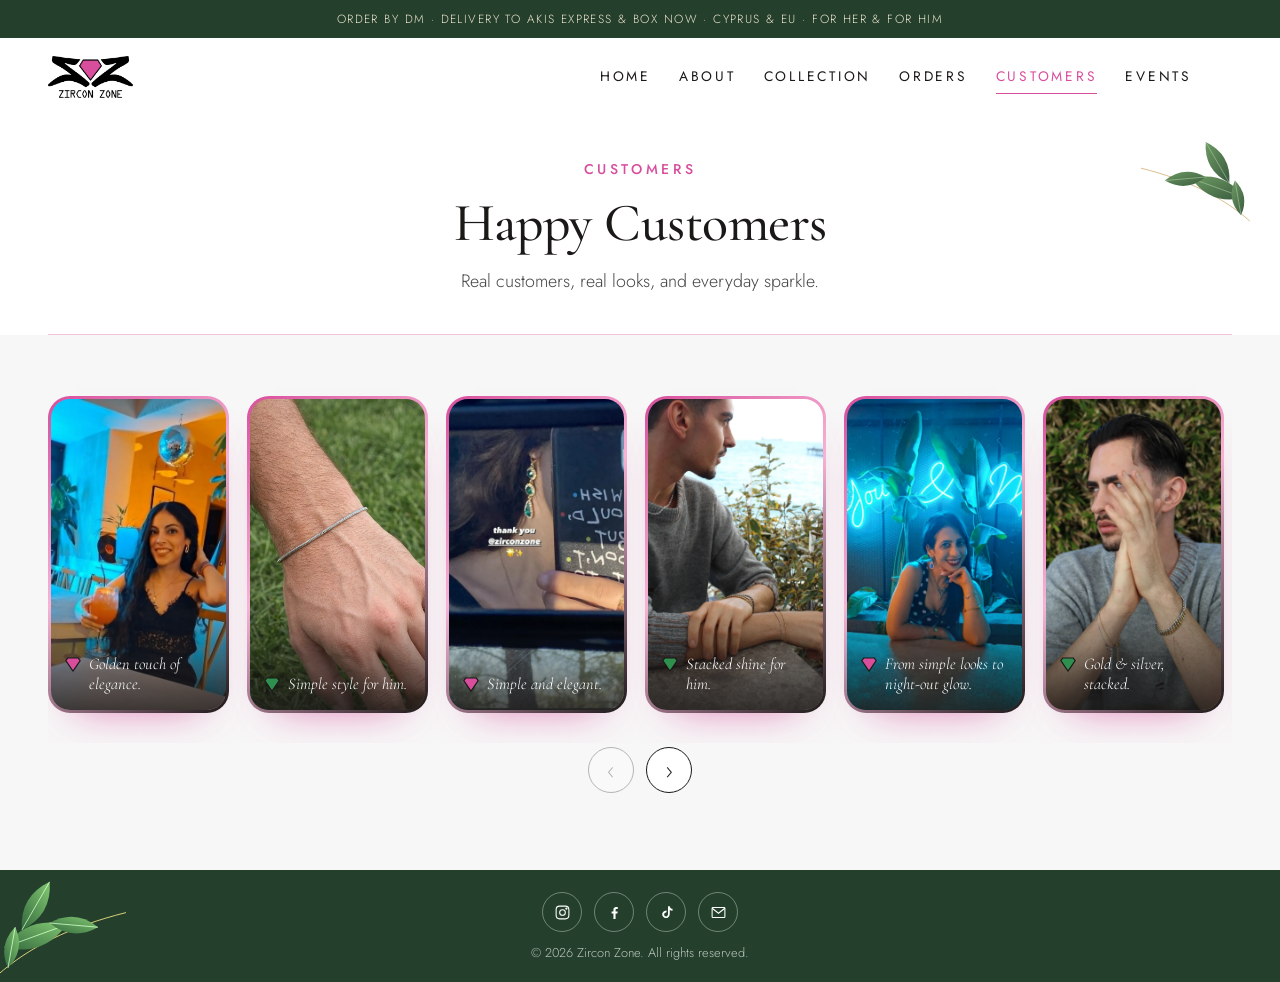
<file: customers.html>
<!DOCTYPE html>
<html lang="en">
<head>
  <meta charset="UTF-8">
  <meta name="viewport" content="width=device-width, initial-scale=1.0">
  <title>Customers | Zircon Zone</title>
  <meta name="description" content="Happy Zircon Zone customers — real customers, real looks, and everyday sparkle.">
  <meta name="theme-color" content="#ffffff">
  <link rel="canonical" href="https://christianaandreou.github.io/zirconzone/customers.html">
  <meta name="robots" content="index, follow, max-image-preview:large">
  <meta name="twitter:card" content="summary_large_image">
  <meta name="twitter:title" content="Customers | Zircon Zone">
  <meta name="twitter:description" content="Happy Zircon Zone customers — real customers, real looks, and everyday sparkle.">
  <meta name="twitter:image" content="https://christianaandreou.github.io/zirconzone/images/web/customer5.webp">
  <meta property="og:type" content="website">
  <meta property="og:site_name" content="Zircon Zone">
  <meta property="og:title" content="Customers | Zircon Zone">
  <meta property="og:description" content="Happy Zircon Zone customers — real customers, real looks, and everyday sparkle.">
  <meta property="og:image" content="https://christianaandreou.github.io/zirconzone/images/web/customer5.webp">
  <link rel="icon" href="images/faviconzz.ico" type="image/x-icon">

  <link rel="preconnect" href="https://fonts.googleapis.com">
  <link rel="preconnect" href="https://fonts.gstatic.com" crossorigin>
  <link href="https://fonts.googleapis.com/css2?family=Cormorant+Garamond:ital,wght@0,400;0,500;0,600;1,400;1,500&family=Jost:wght@300;400;500&display=swap" rel="stylesheet">
  <link rel="stylesheet" href="assets/css/style.css?v=1307">

  <!-- Google tag (gtag.js) -->
  <script async src="https://www.googletagmanager.com/gtag/js?id=G-80L94WF2SH"></script>
  <script>
    window.dataLayer = window.dataLayer || [];
    function gtag(){dataLayer.push(arguments);}
    gtag('js', new Date());
    gtag('config', 'G-80L94WF2SH');
  </script>
</head>
<body>

  <div class="ship-bar">Order by DM · Delivery to Akis Express &amp; BOX NOW · Cyprus &amp; EU · For her &amp; for him</div>
  <header class="site-header">
    <div class="container header-inner">
      <a href="index.html" class="logo" aria-label="Zircon Zone home"><img src="images/web/logo.png" alt="Zircon Zone" width="600" height="298"></a>
      <nav class="nav" aria-label="Main">
        <a href="index.html">Home</a>
        <a href="about.html">About</a>
        <a href="collection.html">Collection</a>
        <a href="orders.html">Orders</a>
        <a href="customers.html">Customers</a>
        <a href="events.html">Events</a>
      </nav>
      <div class="header-right">
        <button class="menu-toggle" aria-label="Menu" aria-expanded="false"><span></span><span></span></button>
      </div>
    </div>
  </header>

  <div class="mobile-menu">
    <a href="index.html">Home</a>
    <a href="about.html">About</a>
    <a href="collection.html">Collection</a>
    <a href="orders.html">Orders</a>
    <a href="customers.html">Customers</a>
    <a href="events.html">Events</a>
  </div>

  <main>
    <section class="page-hero-wrap">
    
    <svg class="hero-fill" viewBox="0 0 1440 320" preserveAspectRatio="none" aria-hidden="true"><path d="M-20,-6 L1460,-6 L1460,110 C1220,170 1040,90 760,190 C460,300 240,120 -20,210 Z" fill="#d84e9c"/></svg>
    <span class="hero-rule" aria-hidden="true"></span>
    
    <div class="page-hero container">
      <span class="eyebrow">Customers</span>
      <h1>Happy Customers</h1>
      <p class="lead">Real customers, real looks, and everyday sparkle.</p>
    </div>
    </section>

    <section class="band band--paper"><div class="container" style="padding-block:clamp(32px,4vw,56px) clamp(48px,6vw,90px)">
      <div class="ugc-grid ugc-grid--wall">
          <figure class="ugc reveal" id="customer1" style="margin:0"><img src="images/web/customer5.webp" alt="Customer 1" loading="lazy"><figcaption>Golden touch of elegance.</figcaption></figure>
          <figure class="ugc reveal" id="customer8" style="margin:0"><img src="images/web/customer8.webp" alt="Customer wearing the silver Snake Chain Bracelet for men" loading="lazy"><figcaption>Simple style for him.</figcaption></figure>
          <figure class="ugc reveal" id="customer2" style="margin:0"><img src="images/web/customer2.webp" alt="Customer 2" loading="lazy"><figcaption>Simple and elegant.</figcaption></figure>
          <figure class="ugc reveal" id="customer9" style="margin:0"><img src="images/web/customer9.webp" alt="Customer wearing Zircon Zone chain necklace and stacked bracelets for men by the sea" loading="lazy"><figcaption>Stacked shine for him.</figcaption></figure>
          <figure class="ugc reveal" id="customer3" style="margin:0"><img src="images/web/customer4.webp" alt="Customer 3" loading="lazy"><figcaption>From simple looks to night-out glow.</figcaption></figure>
          <figure class="ugc reveal" id="customer10" style="margin:0"><img src="images/web/customer10.webp" alt="Man wearing gold and silver Zircon Zone bracelets in front of greenery" loading="lazy"><figcaption>Gold &amp; silver, stacked.</figcaption></figure>
          <figure class="ugc reveal" id="customer4" style="margin:0"><img src="images/web/customer7.webp" alt="Customer 4" loading="lazy"><figcaption>A little shine for every night out.</figcaption></figure>
          <figure class="ugc reveal" id="customer5" style="margin:0"><img src="images/web/customer1.webp" alt="Customer 5" loading="lazy"><figcaption>Perfect for everyday looks.</figcaption></figure>
          <figure class="ugc reveal" id="customer6" style="margin:0"><img src="images/web/customer6.webp" alt="Customer 6" loading="lazy"><figcaption>Hearts that sparkle all night.</figcaption></figure>
          <figure class="ugc reveal" id="customer7" style="margin:0"><img src="images/web/customer3.webp" alt="Customer 7" loading="lazy"><figcaption>Love the shine!</figcaption></figure>
      </div>
      <div class="reel-nav"><button class="reel-prev" aria-label="Previous">&#8249;</button><button class="reel-next" aria-label="Next">&#8250;</button></div>
    </div></section>
  </main>

  <footer class="site-footer site-footer--simple">
    <div class="socials">
      <a href="https://www.instagram.com/zirconzone" target="_blank" rel="noopener" aria-label="Instagram"><svg viewBox="0 0 24 24" fill="none" stroke="currentColor" stroke-width="1.5" aria-hidden="true"><rect x="3" y="3" width="18" height="18" rx="5"/><circle cx="12" cy="12" r="4"/><circle cx="17.5" cy="6.5" r=".8" fill="currentColor"/></svg></a>
      <a href="https://www.facebook.com/profile.php?id=100092590311027" target="_blank" rel="noopener" aria-label="Facebook"><svg viewBox="0 0 24 24" fill="currentColor" aria-hidden="true"><path d="M13.5 21v-7.5h2.6l.4-3h-3V8.6c0-.9.3-1.5 1.5-1.5h1.6V4.4c-.3 0-1.2-.1-2.3-.1-2.3 0-3.8 1.4-3.8 3.9v2.3H7.9v3h2.6V21h3z"/></svg></a>
      <a href="https://www.tiktok.com/@zircon_zone" target="_blank" rel="noopener" aria-label="TikTok"><svg viewBox="0 0 24 24" fill="currentColor" aria-hidden="true"><path d="M16.6 3c.3 2.2 1.6 3.6 3.9 3.8v2.6c-1.4.1-2.6-.3-3.9-1.1v5.3c0 6.4-7 8.4-9.8 3.8-1.8-3-.7-8.2 5.3-8.4v2.8c-.5.1-1 .2-1.4.4-1.4.5-2.2 1.4-2 3 .4 3 5.9 3.9 5.4-2V3h2.5z"/></svg></a>
      <a href="mailto:zirconzonejewelry@gmail.com" aria-label="Email"><svg viewBox="0 0 24 24" fill="none" stroke="currentColor" stroke-width="1.5" aria-hidden="true"><rect x="3" y="5" width="18" height="14" rx="1"/><path d="m3 6 9 7 9-7"/></svg></a>
    </div>
    <p>© 2026 Zircon Zone. All rights reserved.</p>
  </footer>
  <script src="assets/js/main.js?v=86"></script>

</body>
</html>
</file>
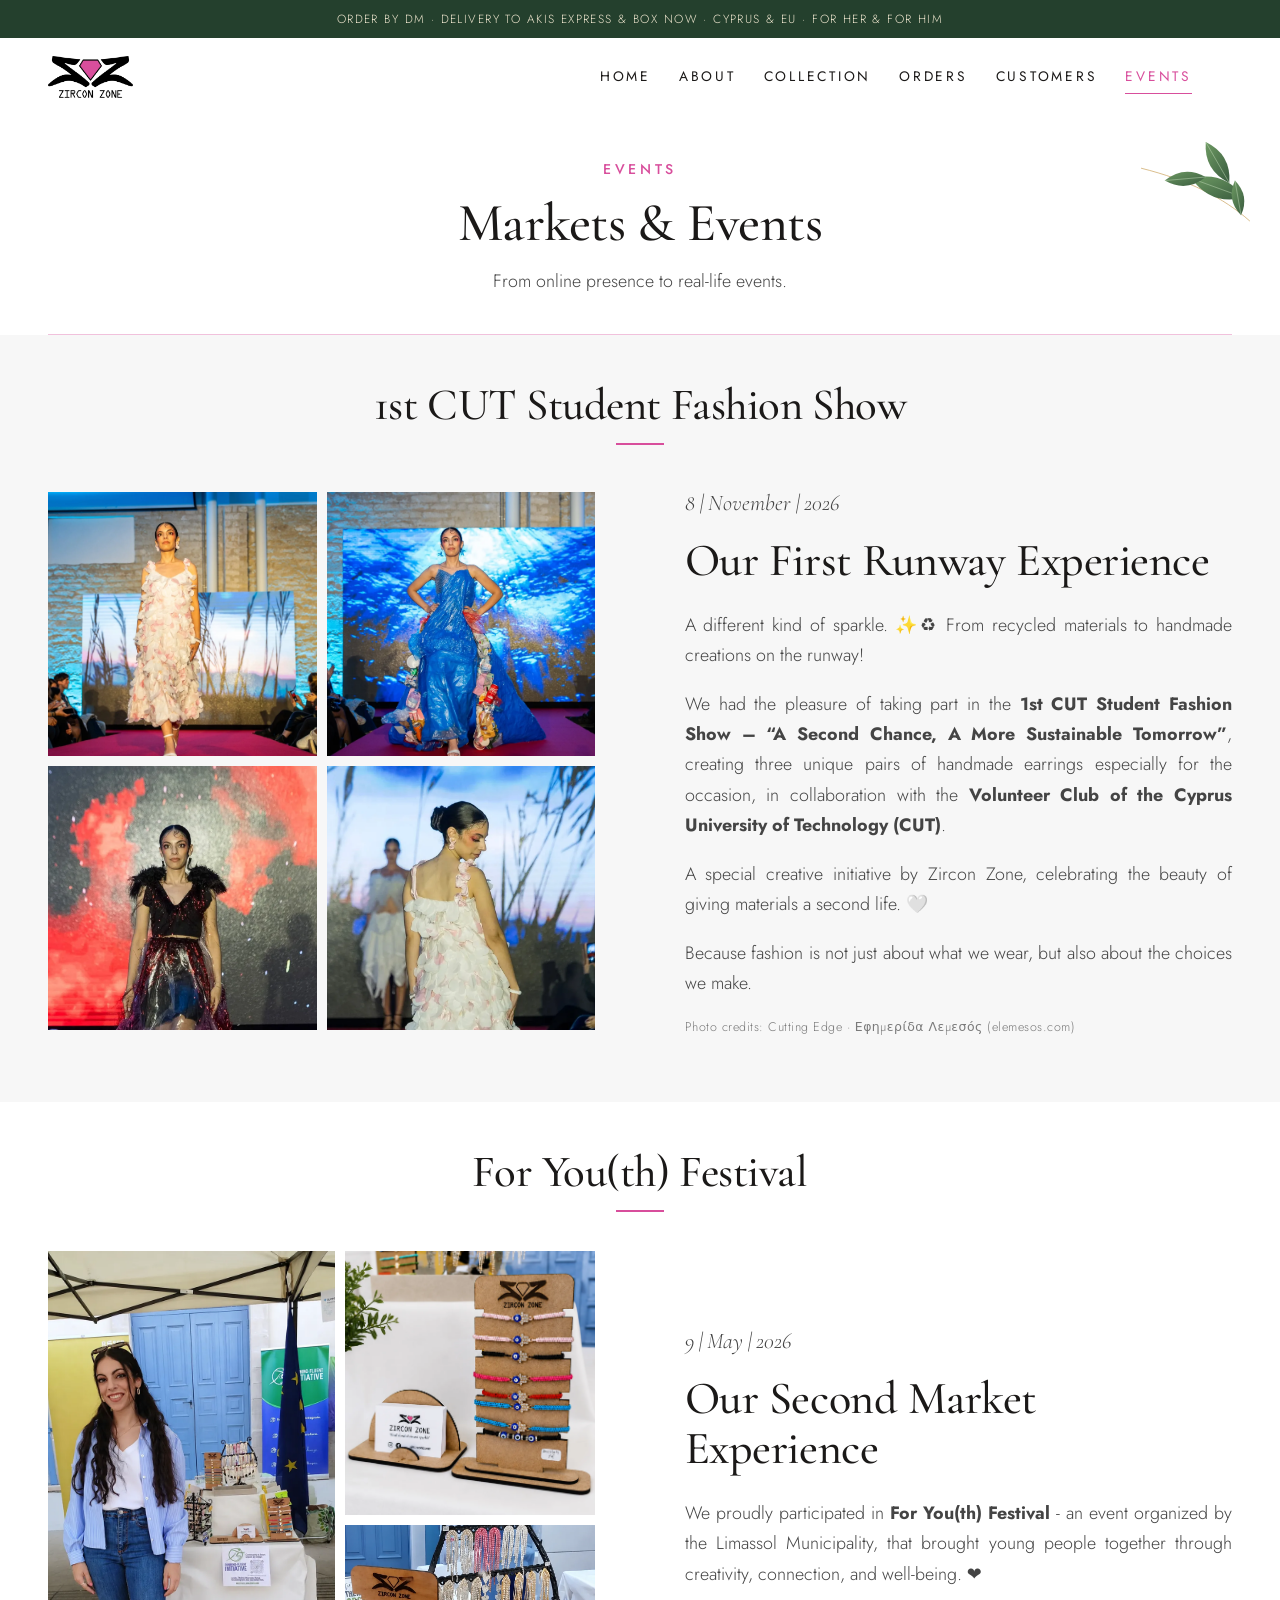
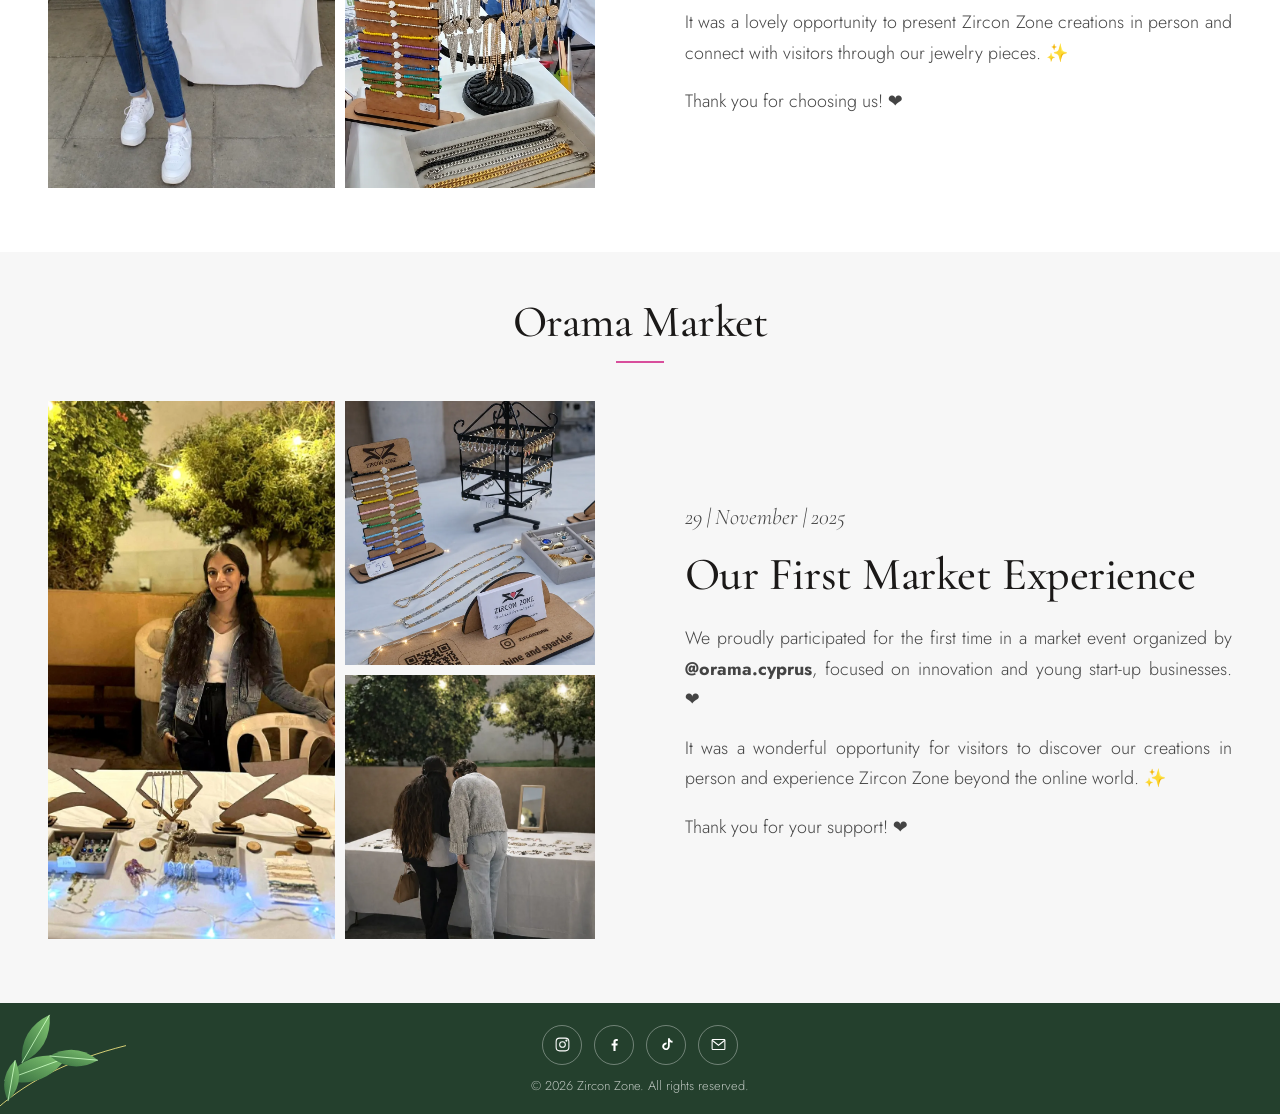
<file: events.html>
<!DOCTYPE html>
<html lang="en">
<head>
  <meta charset="UTF-8">
  <meta name="viewport" content="width=device-width, initial-scale=1.0">
  <title>Events | Zircon Zone</title>
  <meta name="description" content="Zircon Zone events — CUT Student Fashion Show, For You(th) Festival and Orama Market. From online presence to real-life events.">
  <meta name="theme-color" content="#ffffff">
  <link rel="canonical" href="https://christianaandreou.github.io/zirconzone/events.html">
  <meta name="robots" content="index, follow, max-image-preview:large">
  <meta name="twitter:card" content="summary_large_image">
  <meta name="twitter:title" content="Events | Zircon Zone">
  <meta name="twitter:description" content="Zircon Zone events — CUT Student Fashion Show, For You(th) Festival and Orama Market. From online presence to real-life events.">
  <meta name="twitter:image" content="https://christianaandreou.github.io/zirconzone/images/web/FS1.webp">
  <meta property="og:type" content="website">
  <meta property="og:site_name" content="Zircon Zone">
  <meta property="og:title" content="Events | Zircon Zone">
  <meta property="og:description" content="Zircon Zone events — CUT Student Fashion Show, For You(th) Festival and Orama Market. From online presence to real-life events.">
  <meta property="og:image" content="https://christianaandreou.github.io/zirconzone/images/web/FS1.webp">
  <link rel="icon" href="images/faviconzz.ico" type="image/x-icon">

  <link rel="preconnect" href="https://fonts.googleapis.com">
  <link rel="preconnect" href="https://fonts.gstatic.com" crossorigin>
  <link href="https://fonts.googleapis.com/css2?family=Cormorant+Garamond:ital,wght@0,400;0,500;0,600;1,400;1,500&family=Jost:wght@300;400;500&display=swap" rel="stylesheet">
  <link rel="stylesheet" href="assets/css/style.css?v=1307">

  <!-- Google tag (gtag.js) -->
  <script async src="https://www.googletagmanager.com/gtag/js?id=G-80L94WF2SH"></script>
  <script>
    window.dataLayer = window.dataLayer || [];
    function gtag(){dataLayer.push(arguments);}
    gtag('js', new Date());
    gtag('config', 'G-80L94WF2SH');
  </script>
</head>
<body>

  <div class="ship-bar">Order by DM · Delivery to Akis Express &amp; BOX NOW · Cyprus &amp; EU · For her &amp; for him</div>
  <header class="site-header">
    <div class="container header-inner">
      <a href="index.html" class="logo" aria-label="Zircon Zone home"><img src="images/web/logo.png" alt="Zircon Zone" width="600" height="298"></a>
      <nav class="nav" aria-label="Main">
        <a href="index.html">Home</a>
        <a href="about.html">About</a>
        <a href="collection.html">Collection</a>
        <a href="orders.html">Orders</a>
        <a href="customers.html">Customers</a>
        <a href="events.html">Events</a>
      </nav>
      <div class="header-right">
        <button class="menu-toggle" aria-label="Menu" aria-expanded="false"><span></span><span></span></button>
      </div>
    </div>
  </header>

  <div class="mobile-menu">
    <a href="index.html">Home</a>
    <a href="about.html">About</a>
    <a href="collection.html">Collection</a>
    <a href="orders.html">Orders</a>
    <a href="customers.html">Customers</a>
    <a href="events.html">Events</a>
  </div>

  <main>
    <section class="page-hero-wrap">
    
    <svg class="hero-fill" viewBox="0 0 1440 320" preserveAspectRatio="none" aria-hidden="true"><path d="M-20,-6 L1460,-6 L1460,110 C1220,170 1040,90 760,190 C460,300 240,120 -20,210 Z" fill="#d84e9c"/></svg>
    <span class="hero-rule" aria-hidden="true"></span>
    
    <div class="page-hero container">
      <span class="eyebrow">Events</span>
      <h1>Markets &amp; Events</h1>
      <p class="lead">From online presence to real-life events.</p>
    </div>
    </section>

    <section class="events-list">
      <div class="ev-band-pink">
      <h2 class="event-name reveal" id="fashion-show">1st CUT Student Fashion Show</h2>

      <article class="event event--compact">
        <div class="split">
          <div class="mosaic mosaic--four reveal">
            <button class="mosaic-tile t0" data-full="images/web/FS1.webp" aria-label="Our First Runway Experience photo 1"><img src="images/web/FS1.webp" alt="Model in a white petal dress wearing handmade Zircon Zone earrings" loading="lazy"></button>
            <button class="mosaic-tile t1" data-full="images/web/FS2.webp" aria-label="Our First Runway Experience photo 2"><img src="images/web/FS2.webp" alt="Model in a blue recycled dress wearing handmade Zircon Zone earrings" loading="lazy"></button>
            <button class="mosaic-tile t2" data-full="images/web/FS3.webp" aria-label="Our First Runway Experience photo 3"><img src="images/web/FS3.webp" alt="Model in a black and red recycled outfit wearing handmade Zircon Zone earrings" loading="lazy"></button>
            <button class="mosaic-tile t3" data-full="images/web/FS4.webp" aria-label="Our First Runway Experience photo 4"><img src="images/web/FS4.webp" alt="Back view of the white petal dress with handmade Zircon Zone earrings" loading="lazy"></button>
          </div>
          <div class="split-body reveal">
            <span class="event-date">8 | November | 2026</span>
            <h2>Our First Runway Experience</h2>
            <p class="lead">A different kind of sparkle. ✨♻️ From recycled materials to handmade creations on the runway!</p>
            <p class="lead">We had the pleasure of taking part in the <strong>1st CUT Student Fashion Show – “A Second Chance, A More Sustainable Tomorrow”</strong>, creating three unique pairs of handmade earrings especially for the occasion, in collaboration with the <strong>Volunteer Club of the Cyprus University of Technology (CUT)</strong>.</p>
            <p class="lead">A special creative initiative by Zircon Zone, celebrating the beauty of giving materials a second life. 🤍</p>
            <p class="lead">Because fashion is not just about what we wear, but also about the choices we make.</p>
            <p class="event-credit">Photo credits: Cutting Edge · Εφημερίδα Λεμεσός (elemesos.com)</p>
          </div>
        </div>
      </article>
      </div>
      <div class="ev-band-paper">
      <h2 class="event-name reveal" id="fyf">For You(th) Festival</h2>

      <article class="event event--compact">
        <div class="split">
          <div class="mosaic reveal">
            <button class="mosaic-tile t0" data-full="images/web/FYF1.webp" aria-label="Our Second Market Experience photo 1"><img src="images/web/FYF1.webp" alt="Our Second Market Experience" loading="lazy"></button>
            <button class="mosaic-tile t1" data-full="images/web/fyf2.webp" aria-label="Our Second Market Experience photo 2"><img src="images/web/fyf2.webp" alt="Our Second Market Experience" loading="lazy"></button>
            <button class="mosaic-tile t2" data-full="images/web/fyf3.webp" aria-label="Our Second Market Experience photo 3"><img src="images/web/fyf3.webp" alt="Our Second Market Experience" loading="lazy"></button>
          </div>
          <div class="split-body reveal">
            <span class="event-date">9 | May | 2026</span>
            <h2>Our Second Market Experience</h2>
            <p class="lead">We proudly participated in <strong>For You(th) Festival</strong> - an event organized by the Limassol Municipality, that brought young people together through creativity, connection, and well-being. ❤️</p>
            <p class="lead">It was a lovely opportunity to present Zircon Zone creations in person and connect with visitors through our jewelry pieces. ✨</p>
            <p class="lead">Thank you for choosing us! ❤️</p>
          </div>
        </div>
      </article>
      </div>
      <div class="ev-band-pink">
      <h2 class="event-name reveal" id="orama">Orama Market</h2>

      <article class="event event--compact">
        <div class="split">
          <div class="mosaic reveal">
            <button class="mosaic-tile t0" data-full="images/web/orama1.webp" aria-label="Our First Market Experience photo 1"><img src="images/web/orama1.webp" alt="Our First Market Experience" loading="lazy"></button>
            <button class="mosaic-tile t1" data-full="images/web/orama2.webp" aria-label="Our First Market Experience photo 2"><img src="images/web/orama2.webp" alt="Our First Market Experience" loading="lazy"></button>
            <button class="mosaic-tile t2" data-full="images/web/orama3.webp" aria-label="Our First Market Experience photo 3"><img src="images/web/orama3.webp" alt="Our First Market Experience" loading="lazy"></button>
          </div>
          <div class="split-body reveal">
            <span class="event-date">29 | November | 2025</span>
            <h2>Our First Market Experience</h2>
            <p class="lead">We proudly participated for the first time in a market event organized by <strong>@orama.cyprus</strong>, focused on innovation and young start-up businesses. ❤️</p>
            <p class="lead">It was a wonderful opportunity for visitors to discover our creations in person and experience Zircon Zone beyond the online world. ✨</p>
            <p class="lead">Thank you for your support! ❤️</p>
          </div>
        </div>
      </article>
      </div>
    </section>

  </main>
  <div class="lightbox" id="lightbox" aria-hidden="true"><button class="lb-close" aria-label="Close"><svg viewBox="0 0 24 24" fill="none" stroke="currentColor" stroke-width="1.5" aria-hidden="true"><path d="M5 5l14 14M19 5 5 19"/></svg></button><img alt=""></div>

  <footer class="site-footer site-footer--simple">
    <div class="socials">
      <a href="https://www.instagram.com/zirconzone" target="_blank" rel="noopener" aria-label="Instagram"><svg viewBox="0 0 24 24" fill="none" stroke="currentColor" stroke-width="1.5" aria-hidden="true"><rect x="3" y="3" width="18" height="18" rx="5"/><circle cx="12" cy="12" r="4"/><circle cx="17.5" cy="6.5" r=".8" fill="currentColor"/></svg></a>
      <a href="https://www.facebook.com/profile.php?id=100092590311027" target="_blank" rel="noopener" aria-label="Facebook"><svg viewBox="0 0 24 24" fill="currentColor" aria-hidden="true"><path d="M13.5 21v-7.5h2.6l.4-3h-3V8.6c0-.9.3-1.5 1.5-1.5h1.6V4.4c-.3 0-1.2-.1-2.3-.1-2.3 0-3.8 1.4-3.8 3.9v2.3H7.9v3h2.6V21h3z"/></svg></a>
      <a href="https://www.tiktok.com/@zircon_zone" target="_blank" rel="noopener" aria-label="TikTok"><svg viewBox="0 0 24 24" fill="currentColor" aria-hidden="true"><path d="M16.6 3c.3 2.2 1.6 3.6 3.9 3.8v2.6c-1.4.1-2.6-.3-3.9-1.1v5.3c0 6.4-7 8.4-9.8 3.8-1.8-3-.7-8.2 5.3-8.4v2.8c-.5.1-1 .2-1.4.4-1.4.5-2.2 1.4-2 3 .4 3 5.9 3.9 5.4-2V3h2.5z"/></svg></a>
      <a href="mailto:zirconzonejewelry@gmail.com" aria-label="Email"><svg viewBox="0 0 24 24" fill="none" stroke="currentColor" stroke-width="1.5" aria-hidden="true"><rect x="3" y="5" width="18" height="14" rx="1"/><path d="m3 6 9 7 9-7"/></svg></a>
    </div>
    <p>© 2026 Zircon Zone. All rights reserved.</p>
  </footer>
  <script src="assets/js/main.js?v=86"></script>

  <script>
    const lb = document.getElementById("lightbox"), lbImg = lb.querySelector("img");
    document.querySelectorAll(".mosaic-tile").forEach((t) => t.addEventListener("click", () => {
      lbImg.src = t.dataset.full; lb.classList.add("open"); document.body.style.overflow = "hidden";
    }));
    const close = () => { lb.classList.remove("open"); document.body.style.overflow = ""; };
    lb.addEventListener("click", close);
    document.addEventListener("keydown", (e) => { if (e.key === "Escape") close(); });
  </script>
</body>
</html>
</file>
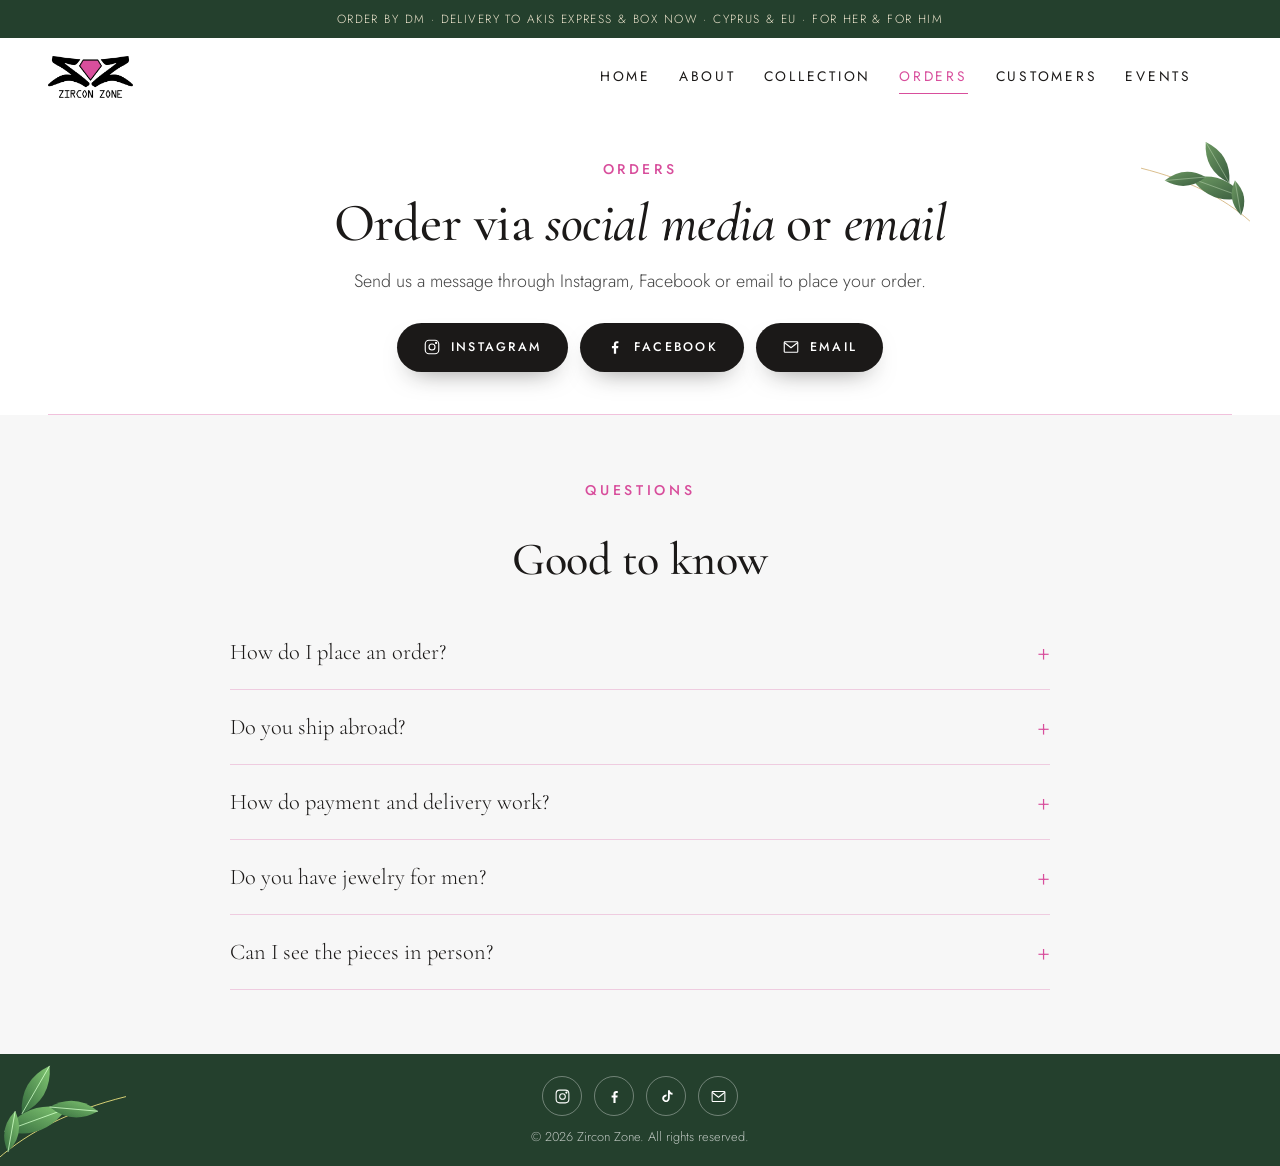
<file: orders.html>
<!DOCTYPE html>
<html lang="en">
<head>
  <meta charset="UTF-8">
  <meta name="viewport" content="width=device-width, initial-scale=1.0">
  <title>Orders | Zircon Zone</title>
  <meta name="description" content="Order Zircon Zone jewelry via social media — send us a message through Instagram or Facebook, or email us.">
  <meta name="theme-color" content="#ffffff">
  <link rel="canonical" href="https://christianaandreou.github.io/zirconzone/orders.html">
  <meta name="robots" content="index, follow, max-image-preview:large">
  <meta name="twitter:card" content="summary_large_image">
  <meta name="twitter:title" content="Orders | Zircon Zone">
  <meta name="twitter:description" content="Order Zircon Zone jewelry via social media — send us a message through Instagram or Facebook, or email us.">
  <meta name="twitter:image" content="https://christianaandreou.github.io/zirconzone/images/web/N4.webp">
  <meta property="og:type" content="website">
  <meta property="og:site_name" content="Zircon Zone">
  <meta property="og:title" content="Orders | Zircon Zone">
  <meta property="og:description" content="Order Zircon Zone jewelry via social media — send us a message through Instagram or Facebook, or email us.">
  <meta property="og:image" content="https://christianaandreou.github.io/zirconzone/images/web/N4.webp">
  <link rel="icon" href="images/faviconzz.ico" type="image/x-icon">

  <link rel="preconnect" href="https://fonts.googleapis.com">
  <link rel="preconnect" href="https://fonts.gstatic.com" crossorigin>
  <link href="https://fonts.googleapis.com/css2?family=Cormorant+Garamond:ital,wght@0,400;0,500;0,600;1,400;1,500&family=Jost:wght@300;400;500&display=swap" rel="stylesheet">
  <link rel="stylesheet" href="assets/css/style.css?v=1306">

  <!-- Google tag (gtag.js) -->
  <script async src="https://www.googletagmanager.com/gtag/js?id=G-80L94WF2SH"></script>
  <script>
    window.dataLayer = window.dataLayer || [];
    function gtag(){dataLayer.push(arguments);}
    gtag('js', new Date());
    gtag('config', 'G-80L94WF2SH');
  </script>
</head>
<body>

  <div class="ship-bar">Order by DM · Delivery to Akis Express &amp; BOX NOW · Cyprus &amp; EU · For her &amp; for him</div>
  <header class="site-header">
    <div class="container header-inner">
      <a href="index.html" class="logo" aria-label="Zircon Zone home"><img src="images/web/logo.png" alt="Zircon Zone" width="600" height="298"></a>
      <nav class="nav" aria-label="Main">
        <a href="index.html">Home</a>
        <a href="about.html">About</a>
        <a href="collection.html">Collection</a>
        <a href="orders.html">Orders</a>
        <a href="customers.html">Customers</a>
        <a href="events.html">Events</a>
      </nav>
      <div class="header-right">
        <button class="menu-toggle" aria-label="Menu" aria-expanded="false"><span></span><span></span></button>
      </div>
    </div>
  </header>

  <div class="mobile-menu">
    <a href="index.html">Home</a>
    <a href="about.html">About</a>
    <a href="collection.html">Collection</a>
    <a href="orders.html">Orders</a>
    <a href="customers.html">Customers</a>
    <a href="events.html">Events</a>
  </div>

  <main>
    <section class="page-hero-wrap page-hero-wrap--soft">
    <svg class="hero-fill hero-soft" viewBox="0 0 1440 320" preserveAspectRatio="none" aria-hidden="true"><path d="M-20,254 C240,164 460,344 760,234 C1040,134 1220,214 1460,154 L1460,330 L-20,330 Z" fill="#f7e6ee"/></svg>
    <svg class="hero-fill" viewBox="0 0 1440 320" preserveAspectRatio="none" aria-hidden="true"><path d="M-20,-6 L1460,-6 L1460,110 C1220,170 1040,90 760,190 C460,300 240,120 -20,210 Z" fill="#d84e9c"/></svg>
    <span class="hero-rule" aria-hidden="true"></span>
    
    <div class="page-hero container">
      <span class="eyebrow">Orders</span>
      <h1>Order via <em>social media</em> or <em>email</em></h1>
      <p class="lead">Send us a message through Instagram, Facebook or email to place your order.</p>
      <div class="actions hero-icons order-pills">
        <a href="https://www.instagram.com/zirconzone" target="_blank" rel="noopener" class="order-pill"><svg viewBox="0 0 24 24" fill="none" stroke="currentColor" stroke-width="1.5" aria-hidden="true"><rect x="3" y="3" width="18" height="18" rx="5"/><circle cx="12" cy="12" r="4"/><circle cx="17.5" cy="6.5" r=".8" fill="currentColor"/></svg><span>Instagram</span></a>
        <a href="https://www.facebook.com/profile.php?id=100092590311027" target="_blank" rel="noopener" class="order-pill"><svg viewBox="0 0 24 24" fill="currentColor" aria-hidden="true"><path d="M13.5 21v-7.5h2.6l.4-3h-3V8.6c0-.9.3-1.5 1.5-1.5h1.6V4.4c-.3 0-1.2-.1-2.3-.1-2.3 0-3.8 1.4-3.8 3.9v2.3H7.9v3h2.6V21h3z"/></svg><span>Facebook</span></a>
        <a href="mailto:zirconzonejewelry@gmail.com" class="order-pill"><svg viewBox="0 0 24 24" fill="none" stroke="currentColor" stroke-width="1.5" aria-hidden="true"><rect x="3" y="5" width="18" height="14" rx="1"/><path d="m3 6 9 7 9-7"/></svg><span>Email</span></a>
      </div>
    </div>
    </section>

    <section class="section section--pink">
      <div class="container">
        <div class="section-head section-head--center reveal"><span class="eyebrow">Questions</span><h2>Good to know</h2></div>
        <div class="faq reveal">
          <details><summary>How do I place an order?</summary><p>Send us the name of the piece on Instagram, Facebook or by email at <a href="mailto:zirconzonejewelry@gmail.com" style="text-decoration:underline">zirconzonejewelry@gmail.com</a>. We’ll confirm availability and everything else with you.</p></details>
          <details><summary>Do you ship abroad?</summary><p>Yes! We ship to all EU countries. Shipping details are shared with you when we confirm your order.</p></details>
          <details><summary>How do payment and delivery work?</summary><p>All orders must be paid in advance. Once we confirm your order, we’ll share the payment details with you. Orders are then sent to your nearest Akis Express store or BOX NOW locker.</p></details>
          <details><summary>Do you have jewelry for men?</summary><p>Yes! We also have pieces for men. Check our <a href="collection.html?c=Bracelets" style="text-decoration:underline">collection</a> or send us a message and we’ll help you choose.</p></details>
          <details><summary>Can I see the pieces in person?</summary><p>We are an online shop, but we regularly take part in markets and festivals in Cyprus. Check our <a href="events.html" style="text-decoration:underline">events</a> and follow us on Instagram for the next one.</p></details>
        </div>
      </div>
    </section>
  </main>

  <footer class="site-footer site-footer--simple">
    <div class="socials">
      <a href="https://www.instagram.com/zirconzone" target="_blank" rel="noopener" aria-label="Instagram"><svg viewBox="0 0 24 24" fill="none" stroke="currentColor" stroke-width="1.5" aria-hidden="true"><rect x="3" y="3" width="18" height="18" rx="5"/><circle cx="12" cy="12" r="4"/><circle cx="17.5" cy="6.5" r=".8" fill="currentColor"/></svg></a>
      <a href="https://www.facebook.com/profile.php?id=100092590311027" target="_blank" rel="noopener" aria-label="Facebook"><svg viewBox="0 0 24 24" fill="currentColor" aria-hidden="true"><path d="M13.5 21v-7.5h2.6l.4-3h-3V8.6c0-.9.3-1.5 1.5-1.5h1.6V4.4c-.3 0-1.2-.1-2.3-.1-2.3 0-3.8 1.4-3.8 3.9v2.3H7.9v3h2.6V21h3z"/></svg></a>
      <a href="https://www.tiktok.com/@zircon_zone" target="_blank" rel="noopener" aria-label="TikTok"><svg viewBox="0 0 24 24" fill="currentColor" aria-hidden="true"><path d="M16.6 3c.3 2.2 1.6 3.6 3.9 3.8v2.6c-1.4.1-2.6-.3-3.9-1.1v5.3c0 6.4-7 8.4-9.8 3.8-1.8-3-.7-8.2 5.3-8.4v2.8c-.5.1-1 .2-1.4.4-1.4.5-2.2 1.4-2 3 .4 3 5.9 3.9 5.4-2V3h2.5z"/></svg></a>
      <a href="mailto:zirconzonejewelry@gmail.com" aria-label="Email"><svg viewBox="0 0 24 24" fill="none" stroke="currentColor" stroke-width="1.5" aria-hidden="true"><rect x="3" y="5" width="18" height="14" rx="1"/><path d="m3 6 9 7 9-7"/></svg></a>
    </div>
    <p>© 2026 Zircon Zone. All rights reserved.</p>
  </footer>
  <script src="assets/js/main.js?v=86"></script>

</body>
</html>
</file>
<file: assets/css/style.css>
/* =========================================================
   Zircon Zone — shared stylesheet
   Ένα αρχείο για όλες τις σελίδες (αντί για <style> σε κάθε σελίδα
   + Tailwind CDN). Άλλαξε τα tokens εδώ και αλλάζει όλο το site.
   ========================================================= */

:root {
  /* Χρώματα */
  --ivory: #ffffff;
  --paper: #f7f7f7;
  --sand: #f2f2f2;
  --line: #e5e5e5;
  --ink: #1b1918;
  --ink-soft: #444444;
  --muted: #7a7a7a;
  --accent: #d84e9c;        /* ακριβώς το ροζ του διαμαντιού στο logo */
  --accent-soft: #f7e6ee;
  --gold: #b8955a;

  /* Τυπογραφία */
  --font-display: "Cormorant Garamond", "Times New Roman", serif;
  --font-body: "Jost", system-ui, -apple-system, sans-serif;

  /* Ρυθμός */
  --container: 1240px;
  --gutter: clamp(20px, 4vw, 48px);
  --section: clamp(72px, 10vw, 140px);
  --radius: 2px;
  --ease: cubic-bezier(.22, .61, .36, 1);
}

*, *::before, *::after { box-sizing: border-box; }
html { scroll-behavior: smooth; -webkit-text-size-adjust: 100%; }
body {
  margin: 0;
  background: var(--ivory);
  color: var(--ink);
  font-family: var(--font-body);
  font-weight: 300;
  font-size: 16px;
  line-height: 1.7;
  -webkit-font-smoothing: antialiased;
}
img { display: block; max-width: 100%; height: auto; }
a { color: inherit; text-decoration: none; }
button { font: inherit; color: inherit; background: none; border: 0; cursor: pointer; }
::selection { background: var(--accent-soft); color: var(--ink); }

h1, h2, h3 {
  font-family: var(--font-display);
  font-weight: 500;
  line-height: 1.08;
  letter-spacing: -0.01em;
  margin: 0;
}
h1 { font-size: clamp(2.8rem, 6.5vw, 5.6rem); }
h2 { font-size: clamp(2.1rem, 4.2vw, 3.4rem); }
h3 { font-size: 1.45rem; }
em { font-style: italic; color: var(--accent); }
p { margin: 0; }

.container { width: min(100% - 2 * var(--gutter), var(--container)); margin-inline: auto; }
.section { padding-block: var(--section); }
.section--sand { background: var(--sand); }
.section--paper { background: var(--paper); }

.eyebrow {
  display: inline-block;
  font-size: .72rem;
  font-weight: 500;
  letter-spacing: .28em;
  text-transform: uppercase;
  color: var(--accent);
  margin-bottom: 18px;
}
.lead { font-size: clamp(1.05rem, 1.4vw, 1.2rem); color: var(--ink-soft); max-width: 560px; }
.muted { color: var(--muted); }

.section-head { display: flex; align-items: end; justify-content: space-between; gap: 24px; margin-bottom: clamp(36px, 5vw, 64px); }
.section-head--center { flex-direction: column; align-items: center; text-align: center; }
.section-head--center .lead { margin-inline: auto; margin-top: 16px; }

/* ---------- Κουμπιά ---------- */
.btn {
  display: inline-flex; align-items: center; justify-content: center; gap: 10px;
  padding: 16px 34px;
  font-size: .78rem; font-weight: 500; letter-spacing: .2em; text-transform: uppercase;
  border: 1px solid var(--ink);
  background: var(--ink); color: var(--ivory);
  border-radius: var(--radius);
  transition: background .35s var(--ease), color .35s var(--ease), border-color .35s var(--ease);
}
.btn:hover { background: var(--accent); border-color: var(--accent); }
.btn--ghost { background: transparent; color: var(--ink); }
.btn--ghost:hover { background: var(--ink); color: var(--ivory); border-color: var(--ink); }
.btn--light { background: var(--ivory); color: var(--ink); border-color: var(--ivory); }
.btn--light:hover { background: transparent; color: var(--ivory); border-color: var(--ivory); }
.btn svg { width: 16px; height: 16px; }

.link-arrow {
  font-size: .78rem; font-weight: 500; letter-spacing: .2em; text-transform: uppercase;
  border-bottom: 1px solid currentColor; padding-bottom: 4px;
  transition: color .3s var(--ease);
  white-space: nowrap;
}
.link-arrow:hover { color: var(--accent); }

/* ---------- Announcement bar ---------- */
.announce {
  background: var(--ink); color: var(--ivory);
  text-align: center; font-size: .7rem; letter-spacing: .22em; text-transform: uppercase;
  padding: 10px var(--gutter);
}

/* ---------- Header ---------- */
.site-header {
  position: sticky; top: 0; z-index: 50;
  background: rgba(255, 255, 255, .86);
  backdrop-filter: saturate(160%) blur(14px);
  -webkit-backdrop-filter: saturate(160%) blur(14px);
  border-bottom: 1px solid transparent;
  transition: border-color .3s var(--ease), background .3s var(--ease);
}
.site-header.is-scrolled { border-bottom-color: var(--line); background: rgba(255, 255, 255, .95); }
.header-inner {
  display: grid; grid-template-columns: 1fr auto 1fr; align-items: center;
  height: 78px;
}
.logo img { height: 42px; width: auto; }
.nav { display: flex; gap: 34px; }
.nav a, .header-cta {
  font-size: .74rem; font-weight: 400; letter-spacing: .22em; text-transform: uppercase;
  position: relative; padding-block: 6px;
}
.nav a::after {
  content: ""; position: absolute; left: 0; bottom: 0; height: 1px; width: 100%;
  background: currentColor; transform: scaleX(0); transform-origin: right;
  transition: transform .4s var(--ease);
}
.nav a:hover::after, .nav a.active::after { transform: scaleX(1); transform-origin: left; }
.nav a.active { color: var(--accent); }
.header-right { justify-self: end; display: flex; align-items: center; gap: 22px; }
.header-cta { border: 1px solid var(--ink); padding: 10px 18px; transition: .3s var(--ease); }
.header-cta:hover { background: var(--ink); color: var(--ivory); }
.header-icon svg { width: 18px; height: 18px; }
.menu-toggle { display: none; width: 28px; height: 28px; position: relative; }
.menu-toggle span { position: absolute; left: 3px; right: 3px; height: 1px; background: var(--ink); transition: .35s var(--ease); }
.menu-toggle span:nth-child(1) { top: 10px; }
.menu-toggle span:nth-child(2) { top: 17px; }
.menu-open .menu-toggle span:nth-child(1) { top: 14px; transform: rotate(45deg); }
.menu-open .menu-toggle span:nth-child(2) { top: 14px; transform: rotate(-45deg); }

.mobile-menu {
  position: fixed; inset: 0; z-index: 40;
  background: var(--ivory);
  padding: 140px var(--gutter) 40px;
  display: flex; flex-direction: column; gap: 6px;
  opacity: 0; visibility: hidden; transition: opacity .35s var(--ease), visibility .35s;
}
.menu-open .mobile-menu { opacity: 1; visibility: visible; }
.mobile-menu a { font-family: var(--font-display); font-size: 2.3rem; line-height: 1.35; }
.mobile-menu a.active { color: var(--accent); font-style: italic; }
.mobile-menu .mobile-social { margin-top: auto; display: flex; gap: 22px; }
.mobile-menu .mobile-social a { font-family: var(--font-body); font-size: .75rem; letter-spacing: .2em; text-transform: uppercase; }

/* ---------- Hero (home) ---------- */
.hero {
  display: grid; grid-template-columns: 1.05fr 1fr; align-items: center;
  gap: clamp(32px, 6vw, 96px);
  min-height: calc(100svh - 260px);
  padding-block: clamp(40px, 6vw, 80px);
}
.hero h1 { margin-bottom: 28px; }
.hero .lead { margin-bottom: 40px; }
.hero-actions { display: flex; flex-wrap: wrap; gap: 14px; }
.hero-media { position: relative; }
.hero-media .main { aspect-ratio: 4 / 5; object-fit: cover; width: 100%; }
.hero-media .float {
  position: absolute; width: 38%; left: -14%; bottom: 8%;
  aspect-ratio: 3 / 4; object-fit: cover;
  border: 8px solid var(--ivory);
  box-shadow: 0 30px 60px -30px rgba(27, 25, 24, .35);
}
.hero-badge {
  position: absolute; top: 24px; right: -18px;
  background: var(--paper); padding: 14px 20px;
  font-size: .68rem; letter-spacing: .22em; text-transform: uppercase;
  box-shadow: 0 20px 40px -24px rgba(27, 25, 24, .3);
}

/* ---------- Page hero (εσωτερικές σελίδες) ---------- */
.page-hero { padding-block: clamp(64px, 9vw, 120px) clamp(40px, 5vw, 64px); text-align: center; }
.page-hero .lead { margin: 22px auto 0; }

/* ---------- Trust strip ---------- */
.trust { border-block: 1px solid var(--line); }
.trust ul {
  list-style: none; margin: 0; padding: 26px 0;
  display: grid; grid-template-columns: repeat(4, 1fr); gap: 20px; text-align: center;
}
.trust li { font-size: .72rem; letter-spacing: .22em; text-transform: uppercase; color: var(--ink-soft); display: flex; align-items: center; justify-content: center; gap: 12px; }
.trust li::before { content: "✦"; color: var(--gold); font-size: .7rem; }

/* ---------- Product grid & cards ---------- */
.product-grid { display: grid; grid-template-columns: repeat(4, 1fr); gap: clamp(16px, 2.2vw, 32px) clamp(14px, 1.8vw, 24px); }
.product-card { display: block; cursor: pointer; text-align: left; width: 100%; }
.product-media {
  position: relative; overflow: hidden; background: var(--paper);
  aspect-ratio: 4 / 5;
}
.product-media img {
  position: absolute; inset: 0; width: 100%; height: 100%; object-fit: cover;
  transition: opacity .6s var(--ease), transform 1.2s var(--ease);
}
.product-media img.alt { opacity: 0; }
.product-card:hover .product-media img.alt { opacity: 1; }
.product-card:hover .product-media img { transform: scale(1.04); }
.product-tag {
  position: absolute; top: 12px; left: 12px; z-index: 2;
  background: var(--ivory); padding: 5px 10px;
  font-size: .6rem; letter-spacing: .2em; text-transform: uppercase;
}
.product-quick {
  position: absolute; left: 12px; right: 12px; bottom: 12px; z-index: 2;
  background: rgba(255, 255, 255, .94); text-align: center; padding: 12px;
  font-size: .68rem; letter-spacing: .22em; text-transform: uppercase;
  transform: translateY(calc(100% + 14px)); transition: transform .45s var(--ease);
}
.product-card:hover .product-quick { transform: none; }
.product-info { display: flex; justify-content: space-between; gap: 12px; padding-top: 16px; }
.product-info h3 { font-size: 1.2rem; font-weight: 500; }
.product-info .cat { font-size: .68rem; letter-spacing: .18em; text-transform: uppercase; color: var(--muted); margin-top: 2px; }
.product-info .price { font-size: .95rem; font-weight: 400; white-space: nowrap; }

/* ---------- Collection toolbar ---------- */
.toolbar {
  position: sticky; top: 78px; z-index: 30;
  background: rgba(255, 255, 255, .95); backdrop-filter: blur(10px);
  border-block: 1px solid var(--line);
  margin-bottom: clamp(32px, 4vw, 56px);
}
.toolbar-inner { display: flex; align-items: center; justify-content: space-between; gap: 20px; min-height: 64px; }
.filters { display: flex; gap: 8px; overflow-x: auto; scrollbar-width: none; padding-block: 12px; }
.filters::-webkit-scrollbar { display: none; }
.filter-btn {
  flex: none; padding: 9px 16px; border: 1px solid var(--line); border-radius: 999px;
  font-size: .7rem; letter-spacing: .18em; text-transform: uppercase; color: var(--ink-soft);
  transition: .3s var(--ease);
}
.filter-btn sup { font-size: .6rem; color: var(--muted); margin-left: 3px; letter-spacing: 0; }
.filter-btn:hover { border-color: var(--ink); color: var(--ink); }
.filter-btn.active { background: var(--ink); border-color: var(--ink); color: var(--ivory); }
.filter-btn.active sup { color: rgba(255, 255, 255, .6); }
.sort { display: flex; align-items: center; gap: 10px; font-size: .7rem; letter-spacing: .18em; text-transform: uppercase; color: var(--muted); flex: none; }
.sort select { font: inherit; letter-spacing: .1em; color: var(--ink); background: transparent; border: 0; border-bottom: 1px solid var(--line); padding: 6px 4px; cursor: pointer; }
.result-count { font-size: .75rem; color: var(--muted); margin-bottom: 24px; letter-spacing: .08em; }

/* ---------- Quick view (modal) ---------- */
.qv { position: fixed; inset: 0; z-index: 100; display: grid; place-items: center; padding: 20px; visibility: hidden; }
.qv.open { visibility: visible; }
.qv-backdrop { position: absolute; inset: 0; background: rgba(27, 25, 24, .55); opacity: 0; transition: opacity .35s var(--ease); }
.qv.open .qv-backdrop { opacity: 1; }
.qv-panel {
  position: relative; background: var(--ivory); width: min(1020px, 100%); max-height: calc(100svh - 40px); overflow: auto;
  display: grid; grid-template-columns: 1.1fr 1fr;
  opacity: 0; transform: translateY(16px); transition: opacity .35s var(--ease), transform .35s var(--ease);
}
.qv.open .qv-panel { opacity: 1; transform: none; }
.qv-close { position: absolute; top: 14px; right: 14px; z-index: 3; width: 40px; height: 40px; display: grid; place-items: center; background: var(--ivory); border-radius: 50%; }
.qv-close svg { width: 18px; height: 18px; }
.qv-gallery { background: var(--paper); }
.qv-main { aspect-ratio: 4 / 5; width: 100%; object-fit: cover; }
.qv-thumbs { display: flex; gap: 8px; padding: 10px; }
.qv-thumbs button { width: 64px; aspect-ratio: 1; opacity: .5; outline: 1px solid transparent; transition: .25s; }
.qv-thumbs button.active, .qv-thumbs button:hover { opacity: 1; outline-color: var(--ink); }
.qv-thumbs img { width: 100%; height: 100%; object-fit: cover; }
.qv-body { padding: clamp(28px, 4vw, 56px); display: flex; flex-direction: column; }
.qv-body h2 { font-size: clamp(2rem, 3vw, 2.6rem); margin-bottom: 10px; }
.qv-price { font-size: 1.25rem; margin-bottom: 26px; }
.qv-body ul { list-style: none; padding: 22px 0; margin: 0 0 28px; border-block: 1px solid var(--line); display: grid; gap: 8px; font-size: .92rem; color: var(--ink-soft); }
.qv-body li::before { content: "—"; color: var(--gold); margin-right: 10px; }
.qv-actions { display: grid; gap: 10px; margin-top: auto; }
.qv-note { font-size: .78rem; color: var(--muted); margin-top: 14px; text-align: center; }

/* ---------- Split / editorial ---------- */
.split { display: grid; grid-template-columns: 1fr 1fr; gap: clamp(32px, 7vw, 110px); align-items: center; }
.split--reverse .split-media { order: 2; }
.split-media img { width: 100%; aspect-ratio: 4 / 5; object-fit: cover; }
.split-body h2 { margin-bottom: 24px; }
.split-body p + p { margin-top: 18px; }
.split-body .lead { margin-bottom: 0; }

/* Events: justified text alignment for descriptions */
.events-list .split-body .lead { text-align: justify; }
.split-body .btn, .split-body .link-arrow { margin-top: 36px; display: inline-flex; }

.values { display: grid; grid-template-columns: repeat(3, 1fr); gap: 1px; background: var(--line); border: 1px solid var(--line); }
.value { background: var(--ivory); padding: clamp(28px, 4vw, 48px); }
.value .num { font-family: var(--font-display); font-style: italic; color: var(--gold); font-size: 1.4rem; margin-bottom: 18px; display: block; }
.value h3 { margin-bottom: 12px; }
.value p { color: var(--ink-soft); font-size: .95rem; }

/* ---------- Customers ---------- */
.ugc-grid { display: grid; grid-template-columns: repeat(3, 1fr); gap: clamp(14px, 2vw, 28px); }
.ugc { position: relative; overflow: hidden; }
.ugc img { width: 100%; aspect-ratio: 4 / 5; object-fit: cover; transition: transform 1.2s var(--ease); }
.ugc:hover img { transform: scale(1.04); }
.ugc figcaption {
  position: absolute; inset: auto 0 0 0; padding: 60px 22px 22px;
  background: linear-gradient(to top, rgba(27, 25, 24, .72), transparent);
  color: var(--ivory); font-family: var(--font-display); font-style: italic; font-size: 1.35rem; line-height: 1.25;
}
.ugc-grid--wall .ugc:nth-child(1) { grid-row: span 2; }
.ugc-grid--wall .ugc:nth-child(1) img { aspect-ratio: auto; height: 100%; }

.quote-band { text-align: center; }
.quote-band blockquote { margin: 0 auto; max-width: 820px; font-family: var(--font-display); font-size: clamp(1.8rem, 3.6vw, 2.9rem); line-height: 1.2; }
.quote-band cite { display: block; margin-top: 26px; font-style: normal; font-size: .72rem; letter-spacing: .24em; text-transform: uppercase; color: var(--muted); }

/* ---------- Events ---------- */
.event { padding-block: clamp(40px, 6vw, 80px); border-top: 1px solid var(--line); }
.event:first-child { border-top: 0; padding-top: 0; }
.event-date { font-family: var(--font-display); font-style: italic; font-size: 1.4rem; color: var(--gold); margin-bottom: 14px; display: block; }
.event-meta { font-size: .72rem; letter-spacing: .22em; text-transform: uppercase; color: var(--muted); margin-bottom: 22px; }
.event-gallery { display: grid; grid-template-columns: 1fr 1fr; gap: clamp(12px, 1.6vw, 22px); margin-top: clamp(24px, 3vw, 40px); }
.event-gallery img { width: 100%; aspect-ratio: 4 / 5; object-fit: cover; object-position: top; }

.event-teasers { display: grid; grid-template-columns: repeat(2, 1fr); gap: clamp(16px, 2.4vw, 32px); }
.event-teaser { position: relative; overflow: hidden; display: block; }
.event-teaser img { width: 100%; aspect-ratio: 5 / 4; object-fit: cover; object-position: top; transition: transform 1.2s var(--ease); }
.event-teaser:hover img { transform: scale(1.04); }
.event-teaser .overlay { position: absolute; inset: auto 0 0 0; padding: 80px 28px 26px; background: linear-gradient(to top, rgba(27, 25, 24, .75), transparent); color: var(--ivory); }
.event-teaser .overlay span { font-size: .7rem; letter-spacing: .22em; text-transform: uppercase; opacity: .85; }
.event-teaser .overlay h3 { font-size: 1.9rem; margin-top: 6px; }

/* ---------- How to order ---------- */
.steps { display: grid; grid-template-columns: repeat(3, 1fr); gap: clamp(20px, 3vw, 40px); counter-reset: step; }
.step { border-top: 1px solid var(--ink); padding-top: 26px; }
.step::before { counter-increment: step; content: "0" counter(step); display: block; font-family: var(--font-display); font-size: 2.8rem; line-height: 1; color: var(--gold); margin-bottom: 20px; }
.step h3 { margin-bottom: 10px; }
.step p { color: var(--ink-soft); font-size: .95rem; }

.channels { display: grid; grid-template-columns: repeat(3, 1fr); gap: 16px; }
.channel { display: flex; flex-direction: column; gap: 10px; padding: 34px 30px; background: var(--paper); border: 1px solid var(--line); transition: border-color .3s var(--ease), transform .3s var(--ease); }
.channel:hover { border-color: var(--ink); transform: translateY(-3px); }
.channel svg { width: 22px; height: 22px; }
.channel strong { font-family: var(--font-display); font-weight: 500; font-size: 1.6rem; }
.channel span { color: var(--muted); font-size: .9rem; }

.faq { max-width: 820px; margin-inline: auto; }
.faq details { border-bottom: 1px solid var(--line); }
.faq summary { list-style: none; cursor: pointer; padding: 24px 0; display: flex; justify-content: space-between; gap: 20px; font-family: var(--font-display); font-size: 1.4rem; }
.faq summary::-webkit-details-marker { display: none; }
.faq summary::after { content: "+"; font-family: var(--font-body); font-weight: 300; transition: transform .3s var(--ease); }
.faq details[open] summary::after { transform: rotate(45deg); }
.faq details p { padding-bottom: 24px; color: var(--ink-soft); max-width: 680px; }

/* ---------- CTA band ---------- */
.cta-band { background: var(--ink); color: var(--ivory); text-align: center; }
.cta-band .eyebrow { color: #e59bbf; }
.cta-band p { color: rgba(255, 255, 255, .72); margin: 18px auto 36px; max-width: 520px; }
.cta-band .actions { display: flex; justify-content: center; flex-wrap: wrap; gap: 12px; }

/* ---------- Footer ---------- */
.site-footer { background: var(--ink); color: rgba(255, 255, 255, .7); border-top: 1px solid rgba(255, 255, 255, .1); padding-block: 72px 32px; font-size: .9rem; }
.footer-grid { display: grid; grid-template-columns: 1.6fr 1fr 1fr; gap: 40px; padding-bottom: 56px; }
.footer-brand img { height: 46px; width: auto; filter: invert(1) hue-rotate(180deg); margin-bottom: 18px; }
.footer-brand p { max-width: 320px; }
.site-footer h4 { font-family: var(--font-body); font-weight: 500; color: var(--ivory); font-size: .72rem; letter-spacing: .24em; text-transform: uppercase; margin: 0 0 18px; }
.site-footer ul { list-style: none; margin: 0; padding: 0; display: grid; gap: 10px; }
.site-footer a { transition: color .25s var(--ease); }
.site-footer a:hover { color: var(--ivory); }
.footer-bottom { border-top: 1px solid rgba(255, 255, 255, .12); padding-top: 26px; display: flex; justify-content: space-between; flex-wrap: wrap; gap: 12px; font-size: .75rem; letter-spacing: .08em; }
.socials { display: flex; gap: 18px; }
.socials svg { width: 18px; height: 18px; }

/* ---------- Scroll reveal ---------- */
.reveal { opacity: 0; transform: translateY(24px); transition: opacity 1s var(--ease), transform 1s var(--ease); }
.reveal.in { opacity: 1; transform: none; }
@media (prefers-reduced-motion: reduce) {
  .reveal { opacity: 1; transform: none; transition: none; }
  * { scroll-behavior: auto !important; }
}

:focus-visible { outline: 2px solid var(--accent); outline-offset: 3px; }

/* ---------- Responsive ---------- */
@media (max-width: 1024px) {
  .product-grid { grid-template-columns: repeat(3, 1fr); }
  .nav { gap: 22px; }
}
@media (max-width: 860px) {
  .header-inner { grid-template-columns: auto 1fr auto; height: 68px; }
  .nav, .header-cta { display: none; }
  .menu-toggle { display: block; }
  .logo { justify-self: center; grid-column: 2; }
  .logo img { height: 36px; }
  .header-left { grid-column: 1; grid-row: 1; }
  .header-right { grid-column: 3; }
  .toolbar { top: 68px; }
  .toolbar-inner { flex-direction: column; align-items: stretch; gap: 0; }
  .sort { padding-bottom: 12px; justify-content: space-between; }

  .hero { grid-template-columns: 1fr; min-height: auto; text-align: center; }
  .hero .lead { margin-inline: auto; }
  .hero-actions { justify-content: center; }
  .hero-media { order: -1; margin-inline: 8%; }
  .hero-media .float { left: -8%; width: 34%; }
  .hero-badge { right: -4%; }

  .product-grid { grid-template-columns: repeat(2, 1fr); }
  .product-quick { display: none; }
  .split, .qv-panel { grid-template-columns: 1fr; }
  .split--reverse .split-media { order: 0; }
  .values, .steps, .channels { grid-template-columns: 1fr; }
  .trust ul { grid-template-columns: repeat(2, 1fr); row-gap: 14px; }
  .ugc-grid { grid-template-columns: repeat(2, 1fr); }
  .ugc-grid--wall .ugc:nth-child(1) { grid-row: auto; grid-column: span 2; }
  .event-teasers { grid-template-columns: 1fr; }
  .footer-grid { grid-template-columns: 1fr 1fr; }
  .footer-brand { grid-column: span 2; }
  .section-head { flex-direction: column; align-items: flex-start; }
  .section-head--center { align-items: center; }
}
@media (max-width: 520px) {
  .ugc-grid { grid-template-columns: 1fr; }
  .ugc-grid--wall .ugc:nth-child(1) { grid-column: auto; }
  .event-gallery { grid-template-columns: 1fr; }
  .trust li { font-size: .62rem; letter-spacing: .16em; }
}

/* ---------- Shop by category ---------- */
.cat-grid { display: grid; grid-template-columns: repeat(5, 1fr); gap: clamp(12px, 1.6vw, 22px); }
.cat-tile { display: block; text-align: center; }
.cat-media { overflow: hidden; background: var(--ivory); aspect-ratio: 3 / 4; }
.cat-media img { width: 100%; height: 100%; object-fit: cover; transition: transform 1.2s var(--ease); }
.cat-tile:hover .cat-media img { transform: scale(1.05); }
.cat-tile span { display: inline-block; margin-top: 16px; font-family: var(--font-display); font-size: 1.35rem; border-bottom: 1px solid transparent; transition: border-color .3s var(--ease); }
.cat-tile:hover span { border-color: currentColor; }
@media (max-width: 860px) {
  .cat-grid { grid-template-columns: repeat(5, 62%); overflow-x: auto; scroll-snap-type: x mandatory; scrollbar-width: none; padding-bottom: 4px; }
  .cat-tile { scroll-snap-align: start; }
}
@media (max-width: 520px) { .hide-sm { display: none; } }

/* =========================================================
   Κύματα στο ροζ του logo
   ========================================================= */
.hero-wrap, .page-hero-wrap { position: relative; overflow: hidden; }
.hero-wrap > .container, .page-hero-wrap > .container { position: relative; z-index: 1; }

/* Λεπτές κυματιστές γραμμές στο φόντο */
.wave-lines {
  position: absolute; left: 0; width: 100%; height: 70%; bottom: 8%;
  fill: none; stroke: var(--accent); pointer-events: none; z-index: 0;
}
.page-hero-wrap .wave-lines { height: 100%; bottom: -20%; opacity: .7; }

/* Γεμάτα κύματα που «ρέουν» σε ροζ ζώνη */
.wave-fill { display: block; width: 100%; height: clamp(56px, 8vw, 130px); margin-bottom: -2px; position: relative; z-index: 1; }
.wave-fill--down { transform: scaleY(-1); margin-top: -1px; margin-bottom: 0; }

.trust--pink { background: var(--accent); border: 0; }
.trust--pink li { color: #fff; }
.trust--pink li::before { color: #fff; }

.cta-band { background: var(--accent); }
.cta-band .eyebrow { color: #fff; opacity: .85; }
.cta-band p { color: rgba(255, 255, 255, .88); }
.cta-band .btn--light { background: #fff; color: var(--accent); border-color: #fff; }
.cta-band .btn--light:hover { background: var(--ink); color: #fff; border-color: var(--ink); }
.cta-band .btn--light[style] { background: transparent !important; color: #fff !important; border-color: #fff; }
.cta-band .btn--light[style]:hover { background: #fff !important; color: var(--accent) !important; }
.site-footer { border-top: 0; }
/* οι γραμμές μένουν κάτω από το κείμενο, ποτέ πάνω του */
.hero-wrap .wave-lines { height: 34%; bottom: 90px; }
.page-hero-wrap .wave-lines { height: 42%; bottom: -8%; opacity: .6; }
.page-hero { padding-bottom: clamp(70px, 8vw, 110px); }
@media (max-width: 860px) {
  .hero-wrap .wave-lines { display: none; }
  .page-hero-wrap .wave-lines { height: 30%; bottom: -6%; }
}
.section--sand + .wave-fill { background: var(--sand); }
.section--paper + .wave-fill { background: var(--paper); }

/* Header: logo αριστερά, μενού + Order δεξιά */
.header-inner { display: flex; align-items: center; gap: 40px; }
.header-inner .nav { margin-left: auto; }
.header-right { margin-left: 0; }
@media (max-width: 860px) {
  .header-inner { display: flex; gap: 18px; }
  .logo { grid-column: auto; justify-self: auto; }
  .header-right { margin-left: auto; gap: 18px; }
}

/* Αρχικοί τίτλοι/κείμενα */
.hero .tagline { font-family: var(--font-display); font-size: clamp(1.5rem, 2.4vw, 2rem); margin: -8px 0 18px; }
.values--simple .value { text-align: center; padding-block: clamp(28px, 4vw, 44px); }
.values--simple .value .num { margin-bottom: 10px; }
a.ugc { display: block; }
.nav { gap: 28px; }
@media (max-width: 1024px) { .nav { gap: 18px; } .header-inner { gap: 24px; } }
.wave-fill + .cta-band { box-shadow: 0 -4px 0 var(--accent); position: relative; z-index: 2; }

/* Βελάκια φωτογραφιών στις κάρτες */
.img-arrow {
  position: absolute; top: 50%; z-index: 3; transform: translateY(-50%);
  width: 38px; height: 38px; border-radius: 50%; display: grid; place-items: center;
  background: rgba(255, 255, 255, .9); box-shadow: 0 4px 14px rgba(0, 0, 0, .1);
  transition: background .25s var(--ease), color .25s var(--ease);
}
.img-arrow svg { width: 16px; height: 16px; }
.img-arrow.prev { left: 10px; }
.img-arrow.next { right: 10px; }
.img-arrow:hover { background: var(--accent); color: #fff; }
.img-dots { position: absolute; bottom: 12px; left: 0; right: 0; z-index: 3; display: flex; justify-content: center; gap: 6px; }
.img-dots span { width: 6px; height: 6px; border-radius: 50%; background: rgba(27, 25, 24, .25); transition: background .25s; }
.img-dots span.on { background: var(--accent); }
.product-card:hover .product-media img { transform: none; }

/* Footer όπως πριν: εικονίδια + copyright */
.site-footer--simple { padding-block: 44px; text-align: center; }
.site-footer--simple .socials { justify-content: center; gap: 26px; margin-bottom: 16px; }
.site-footer--simple .socials svg { width: 20px; height: 20px; }
.site-footer--simple a { color: #9ca3af; }
.site-footer--simple a:hover { color: var(--accent); }
.site-footer--simple p { color: #9ca3af; font-size: .85rem; }

/* Φωτογραφίες events ολόκληρες, χωρίς κόψιμο */
.event-gallery img, .event .split-media img { aspect-ratio: auto; height: auto; object-fit: contain; }
.event-gallery { align-items: start; }
.event-teaser img { aspect-ratio: auto; height: auto; }
.event-teaser .overlay { position: static; background: none; color: var(--ink); padding: 18px 0 0; }
.event-teaser .overlay span { color: var(--accent); opacity: 1; }
.event-teaser:hover img { transform: none; }
.event-teasers { align-items: start; }

/* Footer εικονίδια: στο κέντρο, μεγαλύτερα και καθαρά */
.site-footer--simple { display: flex; flex-direction: column; align-items: center; }
.site-footer--simple .socials { display: flex; justify-content: center; align-items: center; gap: 16px; margin: 0 auto 20px; width: 100%; }
.site-footer--simple .socials a {
  width: 48px; height: 48px; border-radius: 50%; display: grid; place-items: center;
  border: 1px solid rgba(255, 255, 255, .35); color: #fff;
  transition: background .25s var(--ease), border-color .25s var(--ease), color .25s var(--ease);
}
.site-footer--simple .socials a:hover { background: rgba(255, 255, 255, .7); border-color: rgba(255, 255, 255, .7); color: #24402D; }
.site-footer--simple .socials svg { width: 20px; height: 20px; }
.site-footer--simple p { text-align: center; color: rgba(255, 255, 255, .7); }

/* Όλες οι κατηγορίες φαίνονται (χωρίς κρυφό scroll) */
.filters { flex-wrap: wrap; overflow: visible; }
.qv-note { font-size: .9rem; color: var(--ink-soft); } .qv-note strong { color: var(--ink); font-weight: 500; }

/* Λίγο μεγαλύτερα γράμματα: μενού και ροζ ετικέτες πάνω από τους τίτλους */
.nav a { font-size: .86rem; letter-spacing: .2em; }
.eyebrow { font-size: .88rem; letter-spacing: .26em; }

/* Λίγο μικρότεροι τίτλοι */
h1 { font-size: clamp(2.4rem, 5.2vw, 4.4rem); }
h2 { font-size: clamp(1.9rem, 3.6vw, 2.9rem); }
.page-hero { padding-top: clamp(52px, 7vw, 96px); }

/* Events: οι δύο φωτογραφίες κάτω από κάθε event στο ίδιο ύψος (ελάχιστο κόψιμο) */
.event-gallery img { aspect-ratio: 7 / 10; height: auto; object-fit: cover; object-position: center; }

/* About: Stainless Steel / Modern Style / Made to Shine */
.features { display: grid; grid-template-columns: repeat(3, 1fr); border-top: 1px solid var(--line); border-bottom: 1px solid var(--line); }
.feature { display: flex; flex-direction: column; align-items: center; gap: 18px; padding: clamp(36px, 5vw, 56px) 20px; text-align: center; position: relative; }
.feature + .feature::before { content: ""; position: absolute; left: 0; top: 28%; bottom: 28%; width: 1px; background: var(--line); }
.feature-icon { width: 64px; height: 64px; border-radius: 50%; display: grid; place-items: center; color: var(--accent); background: var(--accent-soft); transition: background .35s var(--ease), color .35s var(--ease), transform .35s var(--ease); }
.feature-icon svg { width: 28px; height: 28px; }
.feature h3 { font-size: clamp(1.35rem, 2vw, 1.65rem); }
.feature h3::after { content: ""; display: block; width: 28px; height: 1px; background: var(--accent); margin: 14px auto 0; transition: width .35s var(--ease); }
.feature:hover .feature-icon { background: var(--accent); color: #fff; transform: translateY(-3px); }
.feature:hover h3::after { width: 56px; }
@media (max-width: 700px) {
  .features { grid-template-columns: 1fr; }
  .feature + .feature::before { left: 30%; right: 30%; top: 0; bottom: auto; width: auto; height: 1px; }
  .feature { padding-block: 32px; }
}

/* Orders: κάρτες επικοινωνίας με λίγο ροζ */
.channel { background: #fff; border: 1px solid var(--line); border-top: 3px solid var(--accent); padding: 36px 32px; gap: 12px; }
.channel svg { width: 22px; height: 22px; box-sizing: content-box; padding: 14px; border-radius: 50%; color: var(--accent); background: var(--accent-soft); transition: background .3s var(--ease), color .3s var(--ease); margin-bottom: 6px; }
.channel strong { font-size: 1.7rem; }
.channel span { color: var(--accent); font-size: .92rem; }
.channel:hover { border-color: var(--accent); transform: translateY(-4px); box-shadow: 0 18px 40px -24px rgba(216, 78, 156, .45); }
.channel:hover svg { background: var(--accent); color: #fff; }

/* =========== About: πιο premium =========== */
.about-story { align-items: center; }
.about-media { position: relative; padding: 0 0 12% 0; }
.about-media .main { width: 86%; aspect-ratio: 4 / 5; object-fit: cover; }
.about-media .float {
  position: absolute; right: 0; bottom: 0; width: 46%; aspect-ratio: 4 / 5; object-fit: cover;
  border: 10px solid #fff; box-shadow: 0 30px 60px -30px rgba(27, 25, 24, .35);
}
.about-media::before {
  content: ""; position: absolute; left: -18px; top: -18px; width: 42%; height: 42%;
  border-top: 1px solid var(--accent); border-left: 1px solid var(--accent); pointer-events: none;
}
.about-mark {
  position: absolute; left: 70%; top: 8%; width: 64px; height: 64px; border-radius: 50%;
  display: grid; place-items: center; background: #fff; color: var(--accent);
  box-shadow: 0 14px 30px -16px rgba(216, 78, 156, .5);
}
.about-mark svg { width: 28px; height: 28px; }
.story-lead { font-family: var(--font-display); font-size: clamp(1.6rem, 2.6vw, 2.2rem); line-height: 1.3; color: var(--ink); }
.story-rule { display: block; width: 56px; height: 2px; background: var(--accent); margin: 28px 0; }

.glimpse { display: grid; grid-template-columns: repeat(4, 1fr); gap: clamp(10px, 1.4vw, 20px); }
.glimpse a { overflow: hidden; display: block; }
.glimpse img { width: 100%; aspect-ratio: 3 / 4; object-fit: cover; transition: transform 1.2s var(--ease); }
.glimpse a:hover img { transform: scale(1.05); }
.glimpse a:nth-child(even) { margin-top: 40px; }

.stats { display: grid; grid-template-columns: repeat(3, 1fr); margin-top: clamp(48px, 6vw, 80px); text-align: center; }
.stats div { display: flex; flex-direction: column; gap: 6px; padding: 10px; }
.stats div + div { border-left: 1px solid var(--line); }
.stats strong { font-family: var(--font-display); font-weight: 500; font-size: clamp(2.6rem, 5vw, 3.8rem); line-height: 1; color: var(--accent); }
.stats span { font-size: .74rem; letter-spacing: .24em; text-transform: uppercase; color: var(--ink-soft); }

@media (max-width: 860px) {
  .about-media { margin: 0 4% 8px; }
  .about-mark { width: 52px; height: 52px; }
  .story-rule { margin-inline: 0; }
  .glimpse { grid-template-columns: repeat(2, 1fr); }
  .glimpse a:nth-child(even) { margin-top: 24px; }
}

/* =========== About: μόνο κείμενο με ροζ πινελιές σε κίνηση =========== */
.about-brush { position: relative; overflow: hidden; padding-block: clamp(90px, 12vw, 170px); }
.about-brush .brush { position: absolute; inset: -6% -4%; width: 108%; height: 112%; pointer-events: none; }
.about-brush .stroke { stroke-dasharray: 2200; stroke-dashoffset: 2200; animation: brush-draw 2.4s var(--ease) forwards, brush-drift 14s ease-in-out infinite alternate; transform-box: fill-box; transform-origin: center; }
.about-brush .s2 { animation-delay: .3s, 0s; animation-duration: 2.8s, 18s; }
.about-brush .s3 { animation-delay: .6s, 0s; animation-duration: 2s, 11s; }
.about-brush .s4 { animation-delay: .8s, 0s; animation-duration: 2s, 13s; }
.about-brush .s5 { animation-delay: 1s, 0s; animation-duration: 1.8s, 10s; }
@keyframes brush-draw { to { stroke-dashoffset: 0; } }
@keyframes brush-drift {
  0%   { transform: translate(0, 0) rotate(0deg); }
  50%  { transform: translate(24px, -10px) rotate(.6deg); }
  100% { transform: translate(-18px, 12px) rotate(-.5deg); }
}
.about-text { position: relative; z-index: 1; max-width: 820px; text-align: center; }
.about-text .story-lead { font-size: clamp(1.8rem, 3.4vw, 2.8rem); }
.about-text .story-rule { margin: 32px auto; }
.about-text .lead { margin: 0 auto 40px; }
@media (prefers-reduced-motion: reduce) {
  .about-brush .stroke { animation: none; stroke-dashoffset: 0; }
}

/* About: γραμμές εμπνευσμένες από κοσμήματα (κολιέ, πέρλες, δαχτυλίδια, λάμψεις) */
.about-brush { padding-top: clamp(150px, 16vw, 220px); }
.about-brush .jewel { position: absolute; inset: 0; width: 100%; height: 100%; pointer-events: none; }
.jewel .necklace { transform-origin: 50% 0; transform-box: view-box; animation: sway 7s ease-in-out infinite alternate; }
.jewel .chain { stroke-dashoffset: 0; animation: chain-in 2.6s var(--ease) both; }
.jewel .pendant { animation: pendant-swing 3.5s ease-in-out infinite alternate; transform-box: fill-box; transform-origin: 50% 0; }
.jewel .pearls { animation: pearls-flow 9s linear infinite; }
.jewel .pearls.p2 { animation-duration: 13s; animation-direction: reverse; }
.jewel .rings { transform-box: fill-box; transform-origin: center; animation: ring-float 8s ease-in-out infinite alternate; }
.jewel .rings.r2 { animation-duration: 10s; animation-delay: -3s; }
.jewel .spark { transform-box: fill-box; transform-origin: center; animation: twinkle 3s ease-in-out infinite; }
.jewel .k2 { animation-delay: .8s; } .jewel .k3 { animation-delay: 1.5s; } .jewel .k4 { animation-delay: 2.1s; } .jewel .k5 { animation-delay: .4s; }
@keyframes sway { from { transform: rotate(-.8deg); } to { transform: rotate(.8deg); } }
@keyframes chain-in { from { opacity: 0; } to { opacity: 1; } }
@keyframes pendant-swing { from { rotate: -6deg; } to { rotate: 6deg; } }
@keyframes pearls-flow { to { stroke-dashoffset: -260; } }
@keyframes ring-float { from { translate: 0 0; rotate: -4deg; } to { translate: 0 -14px; rotate: 4deg; } }
@keyframes twinkle { 0%, 100% { opacity: .15; scale: .6; } 50% { opacity: .9; scale: 1.15; } }
@media (prefers-reduced-motion: reduce) {
  .jewel *, .jewel .necklace { animation: none !important; }
}
.about-brush { padding-top: clamp(170px, 17vw, 240px); }
@media (max-width: 700px) { .jewel .pendant { display: none; } .about-brush { padding-top: 150px; } }
.about-text { margin-top: 30px; } @media (max-width: 700px) { .about-text { margin-top: 0; } }

/* About: πιο αργή κίνηση + η δεύτερη πρόταση σε μία γραμμή */
.jewel .necklace { animation-duration: 12s; }
.jewel .pendant { animation-duration: 6s; }
.jewel .spark { animation-duration: 5.5s; }
.about-text .lead { max-width: none; }
@media (min-width: 861px) { .about-text .lead { white-space: nowrap; } }

/* Home > Markets: οι δύο φωτογραφίες στο ίδιο ύψος */
.event-teaser img { aspect-ratio: 4 / 7; height: auto; object-fit: cover; object-position: center; }

/* Collection: μεγαλύτερα γράμματα στα φίλτρα και στο Sort */
.filter-btn { font-size: .82rem; padding: 11px 20px; }
.sort { font-size: .8rem; }
.sort select { font-size: .95rem; }

/* Υπότιτλοι σελίδων σε μία γραμμή (desktop) */
.page-hero .lead { max-width: none; }
@media (min-width: 861px) { .page-hero .lead { white-space: nowrap; } }

/* Μικρότερο ροζ πλαίσιο «Order via social media» */
.cta-band.section { padding-block: clamp(44px, 5.5vw, 76px); }
.cta-band p { margin: 12px auto 26px; }
.wave-fill { height: clamp(36px, 5vw, 80px); }


/* Λιγότερο άδειο λευκό στις κορυφές των σελίδων */
.page-hero { padding-top: clamp(40px, 5vw, 70px); padding-bottom: clamp(60px, 7vw, 96px); }
.hero { min-height: auto; padding-block: clamp(32px, 4vw, 56px) clamp(56px, 6vw, 90px); }

/* Διαμαντάκια του logo που λάμπουν στις κορυφές των σελίδων */
.dias { position: absolute; inset: 0; pointer-events: none; z-index: 0; }
.dia { position: absolute; display: block; transform: translate(-50%, -50%); animation: dia-twinkle 5.5s ease-in-out infinite; }
.dia svg { display: block; width: 100%; height: auto; }
.dia.d1 { animation-delay: -1.1s; } .dia.d2 { animation-delay: -2.2s; } .dia.d3 { animation-delay: -3.3s; } .dia.d4 { animation-delay: -4.4s; }
@keyframes dia-twinkle { 0%, 100% { scale: .7; filter: opacity(.35); } 50% { scale: 1.1; filter: opacity(1); } }
@media (max-width: 700px) { .dia:nth-child(n+4) { display: none; } }
@media (prefers-reduced-motion: reduce) { .dia { animation: none; } }

/* Μικρότερο ροζ πλαίσιο με μόνο εικονίδια Instagram / Facebook */
.cta-band.section { padding-block: clamp(30px, 3.6vw, 52px); }
.cta-band h2 { font-size: clamp(1.7rem, 3vw, 2.4rem); }
.cta-band .eyebrow { margin-bottom: 10px; }
.cta-band p { margin: 10px auto 20px; }
.cta-band .actions { gap: 14px; }
.cta-icon {
  width: 50px; height: 50px; border-radius: 50%; display: grid; place-items: center;
  background: #fff; color: var(--accent); transition: transform .3s var(--ease), background .3s var(--ease), color .3s var(--ease);
}
.cta-icon svg { width: 22px; height: 22px; }
.cta-icon:hover { background: var(--ink); color: #fff; transform: translateY(-3px); }
.wave-fill { height: clamp(28px, 4vw, 60px); }

/* About: λιγότερο κενό πριν την αλυσίδα */
.about-brush { padding-top: clamp(110px, 11vw, 160px); padding-bottom: clamp(70px, 8vw, 120px); }

/* Orders: ροζ φόντο στις ερωτήσεις */
.section--pink { background: var(--accent-soft); }
.section--pink .faq details { border-bottom-color: rgba(216, 78, 156, .25); }
.section--pink .faq summary::after { color: var(--accent); }

/* Orders: λιγότερο κενό στις ερωτήσεις */
.section--pink { padding-block: clamp(44px, 5vw, 72px); }
.section--pink .section-head { margin-bottom: clamp(18px, 2.4vw, 30px); }
.section--pink .section-head .eyebrow { margin-bottom: 8px; }
.faq summary { padding: 18px 0; }
.faq details p { padding-bottom: 18px; }
.channels-wrap { padding-bottom: clamp(44px, 5vw, 72px) !important; }

/* ΔΟΚΙΜΗ: ροζ φόντο στην κορυφή των εσωτερικών σελίδων (όχι στο Home) */
.page-hero-wrap { background: var(--accent-soft); }
.page-hero-wrap .wave-lines { opacity: .9; }
.page-hero-wrap + section.container, .page-hero-wrap + .toolbar { margin-top: 0; } #orama { padding-top: clamp(40px, 5vw, 70px); }

/* Κορυφή εσωτερικών σελίδων: έντονο ροζ με κάτω άκρη που ακολουθεί τις γραμμές */
.page-hero-wrap { --fill-top: 66%; background: linear-gradient(to bottom, var(--accent) 0, var(--accent) calc(var(--fill-top) + 2px), transparent calc(var(--fill-top) + 2px)); }
.page-hero-wrap .hero-fill { position: absolute; left: 0; width: 100%; height: 42%; bottom: -8%; pointer-events: none; z-index: 0; }
.page-hero-wrap .wave-lines { opacity: 1; }
.page-hero-wrap .eyebrow, .page-hero-wrap h1, .page-hero-wrap .lead { color: #fff; }
.page-hero-wrap .eyebrow { opacity: .85; }
.page-hero-wrap .dia path { fill: #fff; }
@media (max-width: 860px) {
  .page-hero-wrap { --fill-top: 76%; }
  .page-hero-wrap .hero-fill { height: 30%; bottom: -6%; }
}
.about-brush { padding-top: clamp(150px, 14vw, 200px); }

/* About: η αλυσίδα απλώνεται σε όλο το πλάτος χωρίς να κόβεται */
.about-brush .chain-svg { position: absolute; left: 0; top: 0; width: 100%; height: clamp(150px, 16vw, 230px); pointer-events: none; overflow: visible; }
.chain-svg .necklace { transform-origin: 50% 0; transform-box: view-box; animation: sway 12s ease-in-out infinite alternate; }

/* Οι γραμμές στην κορυφή των σελίδων φαίνονται ολόκληρες (δεν κόβονται) */
.page-hero-wrap { --fill-top: 58%; }
.page-hero-wrap .wave-lines, .page-hero-wrap .hero-fill { bottom: 0; }
@media (max-width: 860px) {
  .page-hero-wrap { --fill-top: 70%; }
  .page-hero-wrap .wave-lines, .page-hero-wrap .hero-fill { bottom: 0; }
}

/* Events: πιο σύντομη παρουσίαση — κείμενο + μωσαϊκό 3 φωτογραφιών */
.event--compact { padding-block: clamp(36px, 5vw, 64px); }
.mosaic { display: grid; grid-template-columns: 1.15fr 1fr; grid-template-rows: 1fr 1fr; gap: 10px; height: clamp(420px, 42vw, 580px); }
.mosaic-tile { padding: 0; overflow: hidden; cursor: zoom-in; display: block; }
.mosaic-tile.t0 { grid-row: span 2; }
.mosaic-tile img { width: 100%; height: 100%; object-fit: cover; object-position: center 30%; transition: transform 1s var(--ease); }
.mosaic-tile:hover img { transform: scale(1.04); }
@media (max-width: 860px) { .mosaic { height: 460px; } }
@media (max-width: 520px) { .mosaic { height: 380px; } }

.lightbox { position: fixed; inset: 0; z-index: 200; background: rgba(27, 25, 24, .88); display: grid; place-items: center; padding: 24px; opacity: 0; visibility: hidden; transition: opacity .3s var(--ease), visibility .3s; cursor: zoom-out; }
.lightbox.open { opacity: 1; visibility: visible; }
.lightbox img { max-width: 100%; max-height: calc(100svh - 48px); object-fit: contain; }
.lb-close { position: absolute; top: 18px; right: 18px; width: 44px; height: 44px; border-radius: 50%; background: #fff; display: grid; place-items: center; }
.lb-close svg { width: 18px; height: 18px; }
.wave-lines { overflow: visible; }

/* Orders: ίδιο σχέδιο με το ροζ πλαίσιο (κύματα), με τα κείμενα του Orders */
.orders-band { position: relative; overflow: hidden; background: var(--accent); color: #fff; text-align: center; padding-block: clamp(50px, 6vw, 90px) clamp(30px, 4vw, 56px); }
.orders-band > .container { position: relative; z-index: 1; }
.orders-band .eyebrow { color: #fff; opacity: .85; margin-bottom: 12px; }
.orders-band h1 { color: #fff; }
.orders-band p { color: rgba(255, 255, 255, .92); margin: 16px auto 28px; font-size: clamp(1.02rem, 1.3vw, 1.15rem); }
.orders-band .actions { display: flex; justify-content: center; gap: 14px; }
.orders-band .cta-icon { width: 56px; height: 56px; }
.orders-band .dia path { fill: #fff; }
.orders-band + .wave-fill--down { margin-top: -2px; }
.wave-fill--down + .section--pink { margin-top: 0; }

/* Events: τίτλος για κάθε event, χωρίς μεγάλο κενό */
.events-list { padding-top: clamp(36px, 4vw, 60px); }
.event-name { text-align: center; font-size: clamp(2rem, 3.6vw, 2.8rem); margin: clamp(28px, 4vw, 48px) 0 0; }
.event-name:first-child { margin-top: 0; }
.event-name::after { content: ""; display: block; width: 48px; height: 2px; background: var(--accent); margin: 14px auto 0; }
.events-list .event--compact { padding-block: clamp(24px, 3vw, 40px) clamp(20px, 3vw, 36px); border-top: 0; }

/* Orders: όπως το παλιό ροζ πλαίσιο (κύματα από πάνω), χωρίς διαμαντάκια */
main > .wave-fill:first-child { margin-top: clamp(16px, 2vw, 28px); }
.wave-fill + .orders-band { margin-top: -2px; box-shadow: 0 -4px 0 var(--accent); }
.orders-band { padding-block: clamp(36px, 4.5vw, 64px) clamp(44px, 5vw, 72px); }
.orders-band + .section--pink { background: var(--accent-soft); }

/* Events: λιγότερο κενό κάτω από την ροζ κορυφή */
#orama { padding-top: 0; }
.events-list { padding-top: clamp(8px, 1.5vw, 20px); }
.page-hero-wrap:has(+ .events-list) { margin-bottom: 0; }

/* Orders: ίσιο από πάνω, κυματιστό με γραμμές από κάτω + εικονίδια */
.hero-icons { display: flex; justify-content: center; gap: 14px; margin-top: 26px; position: relative; z-index: 1; }
.hero-icons .cta-icon { width: 54px; height: 54px; }
.page-hero-wrap:has(.hero-icons) + .section--pink { margin-top: 0; }
.page-hero:has(.hero-icons) { padding-bottom: clamp(100px, 10vw, 150px); }

/* Ροζ κορυφές σελίδων: λίγο πιο μικρές */
.page-hero { padding-top: clamp(28px, 3.4vw, 50px); padding-bottom: clamp(52px, 5.6vw, 80px); }
.page-hero h1 { font-size: clamp(2.1rem, 4.2vw, 3.5rem); }
.page-hero .eyebrow { margin-bottom: 12px; }
.page-hero .lead { margin-top: 14px; }
.page-hero:has(.hero-icons) { padding-bottom: clamp(84px, 8.5vw, 124px); }
.hero-icons { margin-top: 20px; }

/* Orders: το απαλό ροζ ξεκινάει ακριβώς κάτω από τις γραμμές (κυματιστό) */
.page-hero-wrap--soft { overflow: hidden; }
.page-hero-wrap--soft + .section--pink { margin-top: -1px; padding-top: clamp(20px, 3vw, 40px); }

/* Πιο μικρό μαύρο footer */
.site-footer--simple { padding-block: 22px 18px; }
.site-footer--simple .socials { margin-bottom: 10px; gap: 12px; }
.site-footer--simple .socials a { width: 40px; height: 40px; }
.site-footer--simple .socials svg { width: 17px; height: 17px; }
.site-footer--simple p { font-size: .8rem; }

/* Ίδιο ύψος κύματος σε όλες τις σελίδες (σταθερό, όχι ποσοστό) + λιγότερο κενό στο Orders */
.page-hero-wrap { --wave-h: clamp(70px, 8.5vw, 130px); background: linear-gradient(to bottom, var(--accent) 0, var(--accent) calc(100% - var(--wave-h) + 2px), transparent calc(100% - var(--wave-h) + 2px)); }
.page-hero-wrap .wave-lines, .page-hero-wrap .hero-fill { height: var(--wave-h); bottom: 0; }
.page-hero-wrap--soft .hero-soft { height: var(--wave-h); bottom: 0; }
.page-hero { padding-bottom: calc(var(--wave-h) * .75); }
.page-hero:has(.hero-icons) { padding-bottom: calc(var(--wave-h) * .75); }
.hero-icons { margin-top: 18px; }
@media (max-width: 860px) {
  .page-hero-wrap { --wave-h: 64px; }
  .page-hero-wrap .wave-lines, .page-hero-wrap .hero-fill, .page-hero-wrap--soft .hero-soft { height: var(--wave-h); bottom: 0; }
}

/* ===== Επαναφορά: κορυφές σελίδων σε λευκό με τις ροζ γραμμές (τέλος δοκιμής ροζ) ===== */
.page-hero-wrap { background: none; }
.page-hero-wrap .hero-fill, .page-hero-wrap .hero-soft { display: none; }
.page-hero-wrap .eyebrow { color: var(--accent); opacity: 1; }
.page-hero-wrap h1 { color: var(--ink); }
.page-hero-wrap .lead { color: var(--ink-soft); }
.page-hero-wrap .dia path { fill: #d84e9c; }
.hero-icons .cta-icon { background: var(--accent-soft); color: var(--accent); }
.hero-icons .cta-icon:hover { background: var(--accent); color: #fff; }
.page-hero-wrap--soft + .section--pink { margin-top: 0; padding-top: clamp(44px, 5vw, 72px); }

/* Εσωτερικές σελίδες: μία απαλή ίσια ροζ γραμμή αντί για κυματιστές */
.page-hero-wrap .hero-rule { position: absolute; left: 50%; bottom: 0; transform: translateX(-50%); width: min(100% - 2 * var(--gutter), var(--container)); height: 1px; background: rgba(216, 78, 156, .35); }
.page-hero { padding-bottom: clamp(36px, 4vw, 56px); }
.page-hero:has(.hero-icons) { padding-bottom: clamp(40px, 4.5vw, 60px); }

/* Home: οι κυματιστές γραμμές όπως στο Orders (παράλληλες, σε όλο το πλάτος) */
.hero-wrap .wave-lines { height: clamp(70px, 8.5vw, 130px); bottom: 0; }

/* About: απαλό ροζ φόντο πίσω από το κείμενο με την αλυσίδα */
.about-brush { background: var(--accent-soft); }

/* Εναλλαγή απαλό ροζ / ανοιχτό γκρι στις ενότητες, για λιγότερο λευκό */
.band--pink { background: var(--accent-soft); }
.band--paper { background: var(--paper); }
.band--paper > .container { padding-top: clamp(28px, 3.5vw, 48px); }
.section--pink .product-media, .band--pink .ugc { box-shadow: 0 10px 30px -22px rgba(216, 78, 156, .45); }
.section--pink .cat-media { background: #fff; }
/* Events: κάθε event σε δική του ζώνη χρώματος */
.events-list { padding: 0 !important; max-width: none; width: 100%; }
.events-list > .event-name, .events-list > .event { width: min(100% - 2 * var(--gutter), var(--container)); margin-inline: auto; }
.events-list > .event-name { padding-top: clamp(36px, 4vw, 56px); margin-top: 0; }
.ev-band-pink { background: var(--accent-soft); }
.ev-band-paper { background: var(--paper); }
.ev-band-pink > *, .ev-band-paper > * { width: min(100% - 2 * var(--gutter), var(--container)); margin-inline: auto; }
.ev-band-pink > .event, .ev-band-paper > .event { padding-bottom: clamp(40px, 5vw, 70px); }

/* Λιγότερα μεγάλα λευκά κενά παντού */
:root { --section: clamp(48px, 6vw, 88px); }
.page-hero { padding-top: clamp(24px, 3vw, 40px); padding-bottom: clamp(26px, 3vw, 40px); }
.page-hero:has(.hero-icons) { padding-bottom: clamp(30px, 3.4vw, 46px); }
.hero { padding-block: clamp(24px, 3vw, 44px) clamp(36px, 4vw, 60px); }
.about-brush { padding-block: clamp(48px, 6vw, 84px); }
.about-text { margin-top: 0; }
.section-head { margin-bottom: clamp(24px, 3.2vw, 44px); }
/* New Arrivals + Most Loved στο ίδιο γκρι: χωρίς διπλό κενό ανάμεσα */
#new + .section--paper { padding-top: 0; }
.events-list > div > .event-name { padding-top: clamp(28px, 3vw, 44px); }

/* Home > Markets: μικρότερες φωτογραφίες */
.event-teasers { max-width: 820px; margin-inline: auto; }
.event-teaser img { aspect-ratio: 3 / 4; object-position: center 30%; }
@media (max-width: 860px) { .event-teasers { grid-template-columns: 1fr 1fr; gap: 12px; } .event-teaser .overlay h3 { font-size: 1.3rem; } }
.event-teasers { max-width: 640px; }

/* Collection: η επιλεγμένη κατηγορία σε ροζ */
.filter-btn:hover { border-color: var(--accent); color: var(--accent); }
.filter-btn.active { background: var(--accent); border-color: var(--accent); color: #fff; }
#orama, #fyf, .events-list .event-name { padding-top: clamp(32px, 3.6vw, 52px) !important; }

/* Orders: πιο «catchy» κορυφή — έμφαση σε λέξεις + ροζ κουμπιά με εικονίδιο */
.order-pills { gap: 12px; flex-wrap: wrap; margin-top: 26px; }
.order-pill {
  display: inline-flex; align-items: center; gap: 10px; padding: 14px 26px; border-radius: 999px;
  background: var(--accent); color: #fff; font-size: .78rem; font-weight: 500; letter-spacing: .18em; text-transform: uppercase;
  box-shadow: 0 12px 26px -14px rgba(216, 78, 156, .8);
  transition: transform .3s var(--ease), box-shadow .3s var(--ease), background .3s var(--ease);
}
.order-pill svg { width: 18px; height: 18px; }
.order-pill:hover { transform: translateY(-3px); background: var(--ink); box-shadow: 0 16px 30px -16px rgba(27, 25, 24, .6); }
.order-pill:nth-child(2) { animation-delay: .1s; } .order-pill:nth-child(3) { animation-delay: .2s; }
@media (max-width: 520px) { .order-pill { padding: 12px 18px; font-size: .7rem; } }

/* Home: όλα λίγο πιο μικρά και κομψά */
.home .container { width: min(100% - 2 * var(--gutter), 1100px); }
.home .hero { grid-template-columns: 1.1fr .9fr; }
.home .hero-media { max-width: 440px; justify-self: end; width: 100%; }
.home h1 { font-size: clamp(2.3rem, 4.4vw, 3.8rem); }
.home .section-head h2 { font-size: clamp(1.7rem, 2.8vw, 2.4rem); }
.home .product-grid { gap: 18px 16px; }
.home .product-media { aspect-ratio: 1 / 1; }
.home .product-info h3 { font-size: 1.05rem; }
.home .cat-grid { max-width: 900px; margin-inline: auto; }
.home .cat-media { aspect-ratio: 1 / 1; }
.home .cat-tile span { font-size: 1.15rem; margin-top: 10px; }
.home .ugc-grid { max-width: 900px; margin-inline: auto; }
.home .ugc img { aspect-ratio: 1 / 1; }
.home .event-teasers { max-width: 600px; }
.home .split { max-width: 900px; margin-inline: auto; gap: clamp(28px, 5vw, 70px); }
.home .split-media img { aspect-ratio: 1 / 1; }
@media (max-width: 860px) { .home .hero-media { max-width: 360px; justify-self: center; } }

/* Home > About: μικρότερη φωτογραφία */
.home .split { grid-template-columns: 320px 1fr; max-width: 820px; }
.home .split-media img { max-width: 320px; }
@media (max-width: 860px) { .home .split { grid-template-columns: 1fr; } .home .split-media img { max-width: 280px; margin-inline: auto; } }

/* ===== Έλεγχος: διορθώσεις ===== */
.product-tag { font-size: .68rem; }
@media (max-width: 860px) {
  .home .hero { grid-template-columns: 1fr; text-align: center; }
  .home .hero-media { max-width: 340px; margin-inline: auto; justify-self: center; }
  .home .ugc-grid { grid-template-columns: repeat(3, 1fr); gap: 8px; }
  .ugc-grid--wall { grid-template-columns: repeat(2, 1fr); gap: 10px; }
  .ugc-grid--wall .ugc:nth-child(1) { grid-column: span 2; grid-row: auto; }
  .ugc-grid--wall .ugc:nth-child(1) img { aspect-ratio: 4 / 5; height: auto; }
  .ugc figcaption { font-size: 1rem; padding: 40px 12px 12px; }
}
@media (max-width: 520px) {
  .home .ugc-grid { grid-template-columns: repeat(3, 1fr); }
  .ugc-grid--wall { grid-template-columns: repeat(2, 1fr); }
  .ugc-grid--wall .ugc:nth-child(1) { grid-column: span 2; }
}
.product-tag { font-size: .7rem; }
@media (max-width: 860px) { .home .cat-grid { grid-template-columns: repeat(5, 38%); } }

/* Home: φωτογραφίες ξανά όρθιες (όχι τετράγωνες) */
.home .product-media { aspect-ratio: 4 / 5; }
.home .cat-media { aspect-ratio: 3 / 4; }
.home .ugc img { aspect-ratio: 4 / 5; }
.home .split-media img { aspect-ratio: 4 / 5; }

/* Home > About: μόνο κείμενο, στο κέντρο */
.home-about { text-align: center; max-width: 680px; }
.home-about .lead { margin-inline: auto; }

/* Home > Shop by Category: ίδιο μέγεθος με τις κάρτες προϊόντων από πάνω */
.home .cat-grid {
  max-width: none;
  width: min(100vw - 2 * var(--gutter), calc((min(100vw - 2 * var(--gutter), 1100px) - 48px) / 4 * 5 + 64px));
  margin-inline: 50%; transform: translateX(-50%);
  gap: 16px;
}
.home .cat-media { aspect-ratio: 4 / 5; }
.home .cat-tile span { font-size: 1.25rem; }
@media (max-width: 860px) { .home .cat-grid { width: auto; margin-inline: 0; transform: none; grid-template-columns: repeat(5, 46%); } }

/* Home: ΑΚΡΙΒΩΣ ίδιο μέγεθος καρτών σε New Arrivals, Most Loved και Shop by Category */
.home { --cat-w: min(100vw - 2 * var(--gutter), calc((min(100vw - 2 * var(--gutter), 1100px) - 48px) / 4 * 5 + 64px)); --card: calc((var(--cat-w) - 64px) / 5); }
@media (min-width: 861px) {
  .home .product-grid[data-badge] { grid-template-columns: repeat(4, var(--card)); justify-content: center; column-gap: 16px; }
  .home .cat-grid { width: var(--cat-w); grid-template-columns: repeat(5, var(--card)); }
}

/* Home hero: μεγαλύτερη η μικρή φωτογραφία (Earrings 19), να κατεβαίνει λίγο πιο χαμηλά */
.home .hero-media .float { width: 50%; left: -18%; bottom: -8%; }
@media (max-width: 860px) { .home .hero-media .float { width: 44%; left: -10%; bottom: -6%; } }

/* Home: ΟΛΕΣ οι φωτογραφίες στο ίδιο μέγεθος (Customers και Markets όπως οι κάρτες προϊόντων) */
@media (min-width: 861px) {
  .home .ugc-grid { max-width: none; grid-template-columns: repeat(3, var(--card)); justify-content: center; gap: 16px; }
  .home .ugc img { aspect-ratio: 4 / 5; }
  .home .event-teasers { max-width: none; grid-template-columns: repeat(2, var(--card)); justify-content: center; gap: 16px; }
  .home .event-teaser img { aspect-ratio: 4 / 5; }
}

/* Home > Markets: οριζόντιες κάρτες (φωτογραφία + στοιχεία) */
.market-cards { display: grid; grid-template-columns: 1fr 1fr; gap: 18px; }
.market-card { display: grid; grid-template-columns: var(--card, 240px) 1fr; background: #fff; overflow: hidden; box-shadow: 0 14px 36px -26px rgba(216, 78, 156, .55); transition: transform .35s var(--ease), box-shadow .35s var(--ease); }
.market-card:hover { transform: translateY(-4px); box-shadow: 0 20px 40px -24px rgba(216, 78, 156, .6); }
.mc-img { overflow: hidden; }
.mc-img img { width: 100%; height: 100%; aspect-ratio: 4 / 5; object-fit: cover; object-position: center 30%; transition: transform 1.2s var(--ease); }
.market-card:hover .mc-img img { transform: scale(1.05); }
.mc-body { display: flex; flex-direction: column; justify-content: center; gap: 10px; padding: clamp(18px, 2.4vw, 32px); }
.mc-date { font-family: var(--font-display); font-style: italic; color: var(--gold); font-size: 1.1rem; }
.mc-body h3 { font-size: clamp(1.4rem, 2vw, 1.8rem); }
.mc-body .link-arrow { align-self: flex-start; margin-top: 8px; }
@media (max-width: 1100px) { .market-card { grid-template-columns: 45% 1fr; } }
@media (max-width: 760px) { .market-cards { grid-template-columns: 1fr; } .market-card { grid-template-columns: 40% 1fr; } }

/* Home hero: η μικρή φωτογραφία πιο αριστερά, να φαίνεται το κολιέ */
.home .hero-media .float { width: 40%; left: -26%; bottom: -8%; }
@media (max-width: 860px) { .home .hero-media .float { width: 38%; left: -12%; bottom: -8%; } }

/* Home hero: μεγαλύτερα σκουλαρίκια (πιο κοντινό κάδρο), χωρίς να κρύβουν το κολιέ */
.home .hero-media .float { aspect-ratio: 4 / 3; width: 50%; left: -32%; bottom: -6%; object-fit: cover; }
@media (max-width: 860px) { .home .hero-media .float { width: 50%; left: -12%; bottom: -10%; } }
@media (max-width: 860px) {
  .home .hero-media { margin-bottom: 44px; }
  .home .hero-media .float { width: 46%; left: -4%; bottom: -10%; }
}
@media (max-width: 860px) { .hero-wrap .dias { display: none; } }

/* Home στο κινητό: χωρίς τις 2 φωτογραφίες στην κορυφή, μόνο το κείμενο */
@media (max-width: 860px) {
  .home .hero-media { display: none; }
  .home .hero { padding-block: 36px 44px; }
}

/* Collection στο κινητό: οι κατηγορίες σε μία γραμμή (σύρεις δεξιά) */
@media (max-width: 860px) {
  .filters { flex-wrap: nowrap; overflow-x: auto; -webkit-overflow-scrolling: touch; scrollbar-width: none; gap: 6px; padding-block: 10px; margin-inline: calc(-1 * var(--gutter)); padding-inline: var(--gutter); }
  .filters::-webkit-scrollbar { display: none; }
  .filter-btn { flex: none; padding: 8px 14px; font-size: .72rem; letter-spacing: .14em; }
}

/* Μενού κινητού: μικρότερα, πιο κομψά γράμματα */
.mobile-menu { padding-top: 100px; gap: 2px; }
.mobile-menu a { font-size: 1.55rem; line-height: 1.5; padding-block: 6px; border-bottom: 1px solid var(--line); }
.mobile-menu a:last-of-type { border-bottom: 0; }

/* ===== Customers wall v4: οριζόντια λωρίδα τύπου Instagram Stories ===== */
.ugc-grid--wall {
  --per: 6; --g: clamp(12px, 1.4vw, 20px);
  display: flex; gap: var(--g); overflow-x: auto; scroll-snap-type: x mandatory; scroll-behavior: smooth;
  padding: 10px 4px 30px; scrollbar-width: none; -webkit-overflow-scrolling: touch;
}
.ugc-grid--wall::-webkit-scrollbar { display: none; }
.ugc-grid--wall .ugc, .ugc-grid--wall .ugc:nth-child(1) {
  flex: 0 0 calc((100% - (var(--per) - 1) * var(--g)) / var(--per)); grid-row: auto; grid-column: auto; scroll-snap-align: start;
  border-radius: 22px; padding: 3px; position: relative; overflow: visible; cursor: zoom-in;
  background: linear-gradient(140deg, #d84e9c, #f7b4d6 45%, #1b1918);
  box-shadow: 0 22px 40px -28px rgba(216, 78, 156, .8);
}
.ugc-grid--wall .ugc.reveal { opacity: 1; transform: none; transition: transform .5s var(--ease); }
.ugc-grid--wall .ugc.reveal:hover { transform: translateY(-6px); }
.ugc-grid--wall .ugc img, .ugc-grid--wall .ugc:nth-child(1) img {
  border-radius: 19px; aspect-ratio: 9 / 16; width: 100%; height: auto; object-fit: cover; object-position: center 30%; display: block;
}
.ugc-grid--wall .ugc:hover img { transform: none; }
.ugc-grid--wall .ugc figcaption {
  position: absolute; inset: auto 3px 3px 3px; border-radius: 0 0 19px 19px; padding: 60px 14px 16px;
  background: linear-gradient(to top, rgba(27, 25, 24, .8), transparent);
  color: #fff; font-size: 1.02rem; line-height: 1.22; display: flex; flex-direction: row; align-items: flex-start; gap: 8px;
}
/* διαμαντάκι από το logo */
.ugc-grid--wall .ugc figcaption::before { content: ""; flex: none; width: 16px; height: 15px; margin-top: calc((1.22em - 15px) / 2); background: url("data:image/svg+xml,%3Csvg xmlns='http://www.w3.org/2000/svg' viewBox='0 0 100 92'%3E%3Cpath d='M18 5h64l13 17L50 87 5 22z' fill='%23d84e9c' stroke='%231b1918' stroke-width='7' stroke-linejoin='round'/%3E%3C/svg%3E") center/contain no-repeat; }
.reel-nav { display: flex; justify-content: center; gap: 12px; margin-top: 4px; }
.reel-nav button {
  width: 46px; height: 46px; border-radius: 50%; border: 1px solid var(--ink); background: #fff; color: var(--ink);
  font-size: 1.4rem; line-height: 1; cursor: pointer; transition: background .3s, color .3s, opacity .3s;
}
.reel-nav button:hover:not(:disabled) { background: var(--accent); border-color: var(--accent); color: #fff; }
.reel-nav button:disabled { opacity: .3; cursor: default; }
@media (max-width: 1100px) { .ugc-grid--wall { --per: 5; } }
@media (max-width: 860px) { .ugc-grid--wall { --per: 4; } }
@media (max-width: 640px) {
  .ugc-grid--wall { --per: 2.3; --g: 10px; }
  .ugc-grid--wall .ugc figcaption { font-size: .9rem; padding: 48px 12px 14px; gap: 6px; }
}

/* Lightbox */
.lb { position: fixed; inset: 0; z-index: 1000; display: grid; place-items: center; background: rgba(20, 18, 17, .92);
  opacity: 0; visibility: hidden; transition: opacity .35s var(--ease), visibility .35s; }
.lb.open { opacity: 1; visibility: visible; }
.lb figure { margin: 0; max-width: min(92vw, 720px); text-align: center; }
.lb img { max-height: 80vh; width: auto; max-width: 100%; margin: 0 auto; display: block; box-shadow: 0 30px 80px -30px #000; }
.lb figcaption { color: #fff; font-family: var(--font-display); font-style: italic; font-size: 1.4rem; margin-top: 16px; }
.lb button { position: absolute; background: none; border: 0; color: #fff; cursor: pointer; font-size: 2.2rem; line-height: 1; padding: 16px; opacity: .8; }
.lb button:hover { opacity: 1; color: var(--accent); }
.lb .lb-close { top: 8px; right: 12px; }
.lb .lb-prev { left: 8px; top: 50%; transform: translateY(-50%); }
.lb .lb-next { right: 8px; top: 50%; transform: translateY(-50%); }
@media (max-width: 860px) { .lb .lb-prev, .lb .lb-next { top: auto; bottom: 12px; transform: none; } .lb figcaption { font-size: 1.1rem; } }


/* =========================================================
   Γραμμή αποστολής + For Him (Νοέμβριος 2026)
   ========================================================= */
.ship-bar {
  background: var(--ink); color: #fff; text-align: center;
  font-size: .74rem; letter-spacing: .12em; text-transform: uppercase;
  padding: 9px 16px; line-height: 1.4;
}
@media (max-width: 600px) { .ship-bar { font-size: .64rem; letter-spacing: .08em; } }

/* 6 κατηγορίες αντί για 5 (μπήκε το For Him) */
.cat-grid { grid-template-columns: repeat(6, minmax(0, 1fr)); }
@media (min-width: 861px) { .home .cat-grid { grid-template-columns: repeat(6, calc((var(--cat-w) - 80px) / 6)); } }
@media (max-width: 860px) { .cat-grid { grid-template-columns: repeat(6, 62%); } .home .cat-grid { grid-template-columns: repeat(6, 46%); } }

/* =========================================================
   Εναλλαγή άσπρο / γκρι αντί για άσπρο / ροζ (Νοέμβριος 2026)
   ========================================================= */
/* Home: οι ροζ ενότητες (Shop by Category, Markets) γίνονται άσπρες */
.home .section--pink { background: #fff; }
/* Orders: οι ερωτήσεις σε γκρι */
.section--pink, .page-hero-wrap--soft + .section--pink, .orders-band + .section--pink { background: #F7F7F7; }
.home .section--pink { background: #fff; }
/* About: το κείμενο σε γκρι, η επόμενη ενότητα άσπρη */
.about-brush { background: #F7F7F7; }
.about-brush + .section--paper { background: #fff; }
/* Events: Orama σε γκρι, For You(th) σε άσπρο */
.ev-band-pink { background: #F7F7F7; }
.ev-band-paper { background: #fff; }


/* =========================================================
   Home refresh — November 2026
   ========================================================= */
/* Clean alternating white / soft grey sections */
.home #new { background: #F7F7F7; }
.home #new + .section--paper { background: #fff; }
.home .section--pink { background: #F7F7F7; }
.home .section--pink + .section--paper { background: #fff; }
.home .section--pink + .section--paper + .section--pink { background: #F7F7F7; }
.home .section--pink + .section--paper + .section--pink + .section--paper { background: #fff; }

/* Five balanced category tiles — no separate For Him tile */
.home .cat-grid {
  grid-template-columns: repeat(5, minmax(0, 1fr));
  width: min(100% - 2 * var(--gutter), 1100px);
  margin-inline: auto;
  transform: none;
  gap: 16px;
}
@media (min-width: 861px) {
  .home .cat-grid { grid-template-columns: repeat(5, minmax(0, 1fr)); }
}
@media (max-width: 860px) {
  .home .cat-grid {
    width: auto;
    margin-inline: 0;
    transform: none;
    grid-template-columns: repeat(2, minmax(0, 1fr));
  }
}

/* Compact centered shipping announcement */
.ship-bar {
  display: block;
  width: fit-content;
  max-width: calc(100% - 32px);
  margin: 12px auto 0;
  padding: 10px 24px;
  background: #1b1918;
  color: #fff;
  text-align: center;
  line-height: 1.5;
  letter-spacing: .12em;
}
@media (max-width: 600px) {
  .ship-bar {
    width: calc(100% - 24px);
    max-width: none;
    margin-top: 8px;
    padding: 9px 12px;
    font-size: .62rem;
    letter-spacing: .06em;
  }
}


/* Homepage section rhythm: white / grey / white / grey */
body.home main > section:nth-of-type(odd) {
  background-color: #ffffff !important;
}
body.home main > section:nth-of-type(even) {
  background-color: #f5f5f5 !important;
}
body.home main > .hero-wrap {
  background-color: #ffffff !important;
}


/* Shipping announcement: full-width black strip on every page */
.ship-bar {
  display: block;
  width: 100%;
  max-width: none;
  margin: 0;
  box-sizing: border-box;
  padding: 10px 16px;
  background: #1b1918;
  color: #fff;
  text-align: center;
  line-height: 1.5;
  letter-spacing: .12em;
}
@media (max-width: 600px) {
  .ship-bar {
    width: 100%;
    margin: 0;
    padding: 9px 12px;
    font-size: .64rem;
    letter-spacing: .06em;
  }
}


/* Collection: make Bracelet gender subcategories clearly visible below main filters */
.toolbar-inner { align-items: center; }
.filters {
  display: flex;
  flex-wrap: wrap;
  align-items: center;
  overflow: visible;
  row-gap: 10px;
}
.bracelet-subfilters {
  flex: 0 0 100%;
  display: flex;
  flex-wrap: wrap;
  align-items: center;
  gap: 8px;
  padding: 4px 0 2px 10px;
  border-left: 2px solid #d84e9c;
  margin: 2px 0 4px;
}
.bracelet-subfilters-label {
  font-size: .68rem;
  letter-spacing: .14em;
  text-transform: uppercase;
  color: var(--muted);
  margin-right: 4px;
}
.filter-btn--sub {
  background: #f5f5f5;
  border-color: #e5e5e5;
  font-size: .64rem;
  padding: 7px 13px;
}
@media (max-width: 700px) {
  .toolbar-inner { align-items: flex-start; flex-direction: column; padding-block: 10px; }
  .filters { width: 100%; }
  .sort { align-self: flex-end; }
}

/* Credit line for event photos */
.event-credit { font-size: .78rem; letter-spacing: .04em; color: var(--muted); margin-top: 6px; }
.mosaic--two { grid-template-columns: 1fr 1fr; grid-template-rows: 1fr; }
.mosaic--two .mosaic-tile.t0 { grid-row: auto; }

/* Bigger floating product photo on the home hero */
.home .hero-media .float { width: 62%; left: -36%; bottom: -8%; }
@media (max-width: 860px) { .home .hero-media .float { width: 58%; left: -14%; bottom: -12%; } }
/* Four-photo event mosaic (2 x 2) */
.mosaic--four { grid-template-columns: 1fr 1fr; grid-template-rows: 1fr 1fr; }
.mosaic--four .mosaic-tile.t0 { grid-row: auto; }
.mosaic--four .mosaic-tile img { object-position: center 25%; }

/* =========================================================
   Λιγότερο ροζ (unisex look — πουλάμε και ανδρικά κοσμήματα)
   Το ροζ μένει μόνο ως μικρή πινελιά: logo, eyebrows, ενεργό μενού,
   γραμμούλες κάτω από τίτλους, dots, διαμαντάκια, tagline.
   ========================================================= */
.event-date, .mc-date { color: var(--ink-soft); }
em { color: inherit; }
.tagline em { color: var(--accent); }
.btn:hover { background: #3a3634; border-color: #3a3634; }
.btn--ghost:hover { background: var(--ink); border-color: var(--ink); color: var(--ivory); }
.filter-btn:hover { border-color: var(--ink); color: var(--ink); }
.filter-btn.active { background: var(--ink); border-color: var(--ink); color: #fff; }
.order-pill { background: var(--ink); box-shadow: 0 12px 26px -14px rgba(27, 25, 24, .55); }
.order-pill:hover { background: #3a3634; }
.img-arrow:hover { background: var(--ink); }
.stats strong { color: var(--ink); }

/* Home hero: portrait floating photo so all three pendants show in full */
.home .hero-media .float { aspect-ratio: 3 / 4; width: 40%; left: -30%; bottom: -5%; object-fit: cover; }
@media (max-width: 860px) { .home .hero-media .float { width: 46%; left: -12%; bottom: -12%; } }

/* Home: 4 πελάτισσες στο Happy Customers (2 x 2 στο κινητό) */
.home .ugc-grid { grid-template-columns: repeat(4, 1fr); }
@media (min-width: 861px) { .home .ugc-grid { grid-template-columns: repeat(4, var(--card)); } }
@media (max-width: 860px) { .home .ugc-grid { grid-template-columns: repeat(2, 1fr); } }

/* Customers: πράσινο διαμαντάκι στην ανδρική φωτογραφία */
.ugc-grid--wall #customer8 figcaption::before { background-image: url("data:image/svg+xml,%3Csvg xmlns='http://www.w3.org/2000/svg' viewBox='0 0 100 92'%3E%3Cpath d='M18 5h64l13 17L50 87 5 22z' fill='%232f8f4e' stroke='%231b1918' stroke-width='7' stroke-linejoin='round'/%3E%3C/svg%3E"); }

/* Home hero: ολόκληρη η φωτογραφία με τα 3 κολιέ (χωρίς crop), λίγο μεγαλύτερη */
.home .hero-media .float { aspect-ratio: 622 / 735; width: 48%; left: -32%; bottom: -6%; object-fit: cover; }
@media (max-width: 860px) { .home .hero-media .float { width: 46%; left: -12%; bottom: -12%; } }

/* =========================================================
   Υφή φύλλου (από τη φωτογραφία του Instagram) — μόνο διακριτικές πινελιές
   ========================================================= */
:root { --leaf: linear-gradient(rgba(18, 30, 18, .45), rgba(18, 30, 18, .55)), url("../../images/web/leaf-texture.webp") center / cover; }
/* ενεργό φίλτρο στο Collection */
.filter-btn.active { background: var(--leaf); border-color: #2f4a2c; color: #fff; }

.ugc-grid--wall #customer9 figcaption::before { background-image: url("data:image/svg+xml,%3Csvg xmlns='http://www.w3.org/2000/svg' viewBox='0 0 100 92'%3E%3Cpath d='M18 5h64l13 17L50 87 5 22z' fill='%232f8f4e' stroke='%231b1918' stroke-width='7' stroke-linejoin='round'/%3E%3C/svg%3E"); }

/* =========================================================
   Ίδια «υπογραφή» με το Instagram
   ========================================================= */
/* ανδρικά: πράσινο διαμαντάκι, όπως στα highlights και τις κάρτες */
.him-tag { position: absolute; z-index: 2; right: 10px; top: 10px; background: #fff; color: #2f8f4e; font-size: .66rem; letter-spacing: .14em; text-transform: uppercase; padding: 5px 9px; }
.filter-btn[data-c="For him"] { color: #2f8f4e; border-color: #9cc5a8; }
.filter-btn.active[data-c="For him"] { color: #fff; }
.ugc-grid--wall #customer10 figcaption::before { background-image: url("data:image/svg+xml,%3Csvg xmlns='http://www.w3.org/2000/svg' viewBox='0 0 100 92'%3E%3Cpath d='M18 5h64l13 17L50 87 5 22z' fill='%232f8f4e' stroke='%231b1918' stroke-width='7' stroke-linejoin='round'/%3E%3C/svg%3E"); }

/* =========================================================
   Φύλλα (χωρίς λουλούδι): ίδιο κλαδάκι σε λίγα σημεία, για ενιαίο ύφος
   ========================================================= */
.site-header { overflow: visible; }
.page-hero-wrap::after, .site-footer::before {
  content: ""; position: absolute; pointer-events: none; background: url("../img/corner-leaves.svg") no-repeat center / contain;
}
/* 3. τίτλος κάθε σελίδας: πάνω δεξιά */
.page-hero-wrap { position: relative; overflow: hidden; }
.page-hero-wrap::after { right: 2%; top: 10px; width: 120px; height: 100px; opacity: .9; }
/* 4. footer: καθρέφτης, πάνω αριστερά */
.site-footer { position: relative; overflow: hidden; background: #24402D !important; }
.site-footer::before { left: -6px; top: -6px; width: 140px; height: 118px; transform: scaleX(-1); opacity: .9; filter: brightness(1.5); }
@media (max-width: 860px) { .page-hero-wrap::after { width: 80px; height: 68px; } }
/* μπάρα αποστολής σε σκούρο πράσινο */
.ship-bar { background: #24402D !important; color: #EFE6CF !important; }
/* Αρχική: φωτογραφίες από τη φωτογράφιση, οριζόντιες και μεγαλύτερες */
@media (min-width: 861px) {
  .home .hero { grid-template-columns: .8fr 1.2fr; gap: clamp(28px, 4vw, 64px); }
  .home .hero-media { max-width: 720px; width: 100%; }
}
.home .hero-media .main { aspect-ratio: 3 / 2; object-position: center; }
.home .hero-media .float { aspect-ratio: 3 / 2; width: 48%; left: -14%; bottom: -12%; object-fit: cover; }
@media (max-width: 860px) { .home .hero-media { max-width: 100%; } .home .hero-media .float { width: 46%; left: -6%; bottom: -14%; } }
.home .hero-media .main { aspect-ratio: 4 / 3; }
.home .hero-media .float { width: 40%; left: -20%; bottom: -10%; }
@media (max-width: 860px) { .home .hero-media .float { width: 40%; left: -6%; bottom: -14%; } }
/* Αρχική: κάθετη μεγάλη φωτογραφία (από τον λαιμό και κάτω) */
@media (min-width: 861px) {
  .home .hero { grid-template-columns: 1.1fr .9fr; }
  .home .hero-media { max-width: 480px; }
}
.home .hero-media .main { aspect-ratio: 4 / 5; }
.home .hero-media .float { aspect-ratio: 3 / 2; width: 62%; left: -40%; bottom: -6%; }
@media (max-width: 860px) { .home .hero-media .float { width: 56%; left: -10%; bottom: -10%; } }
</file>
